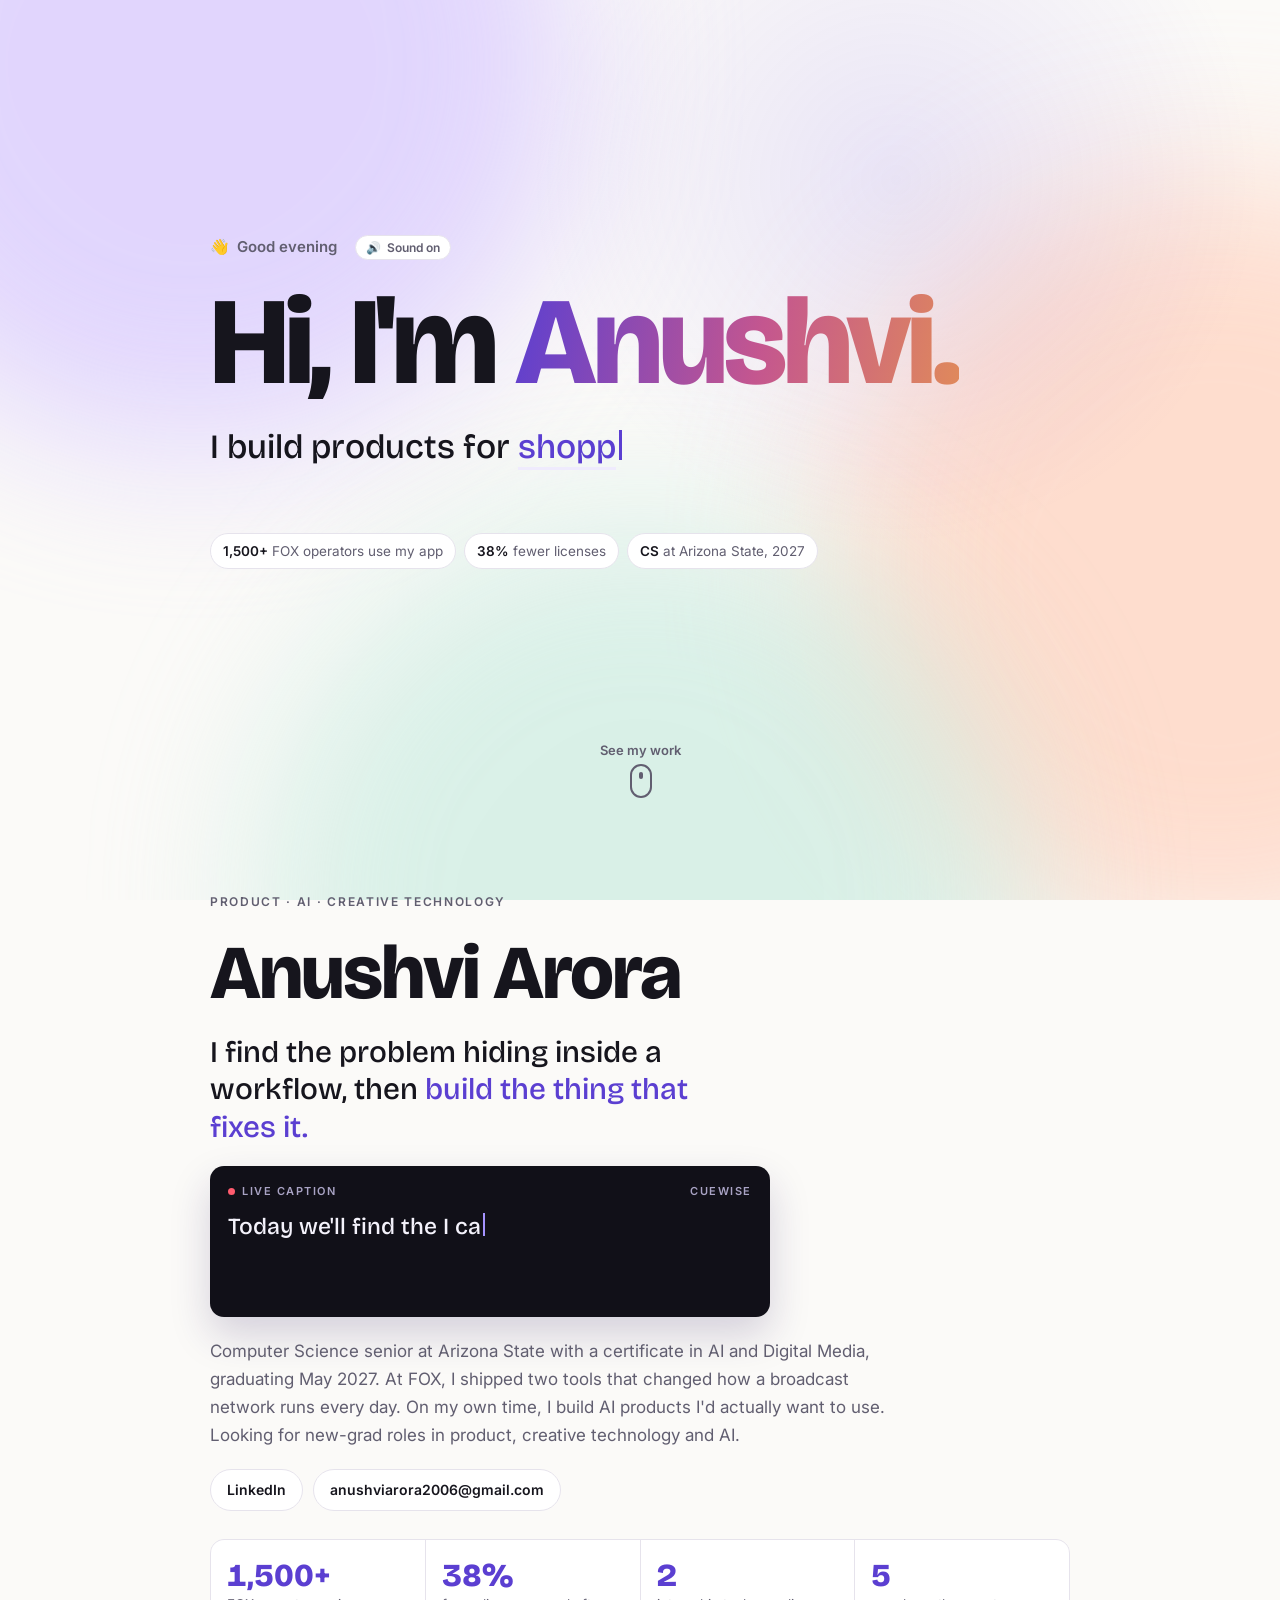
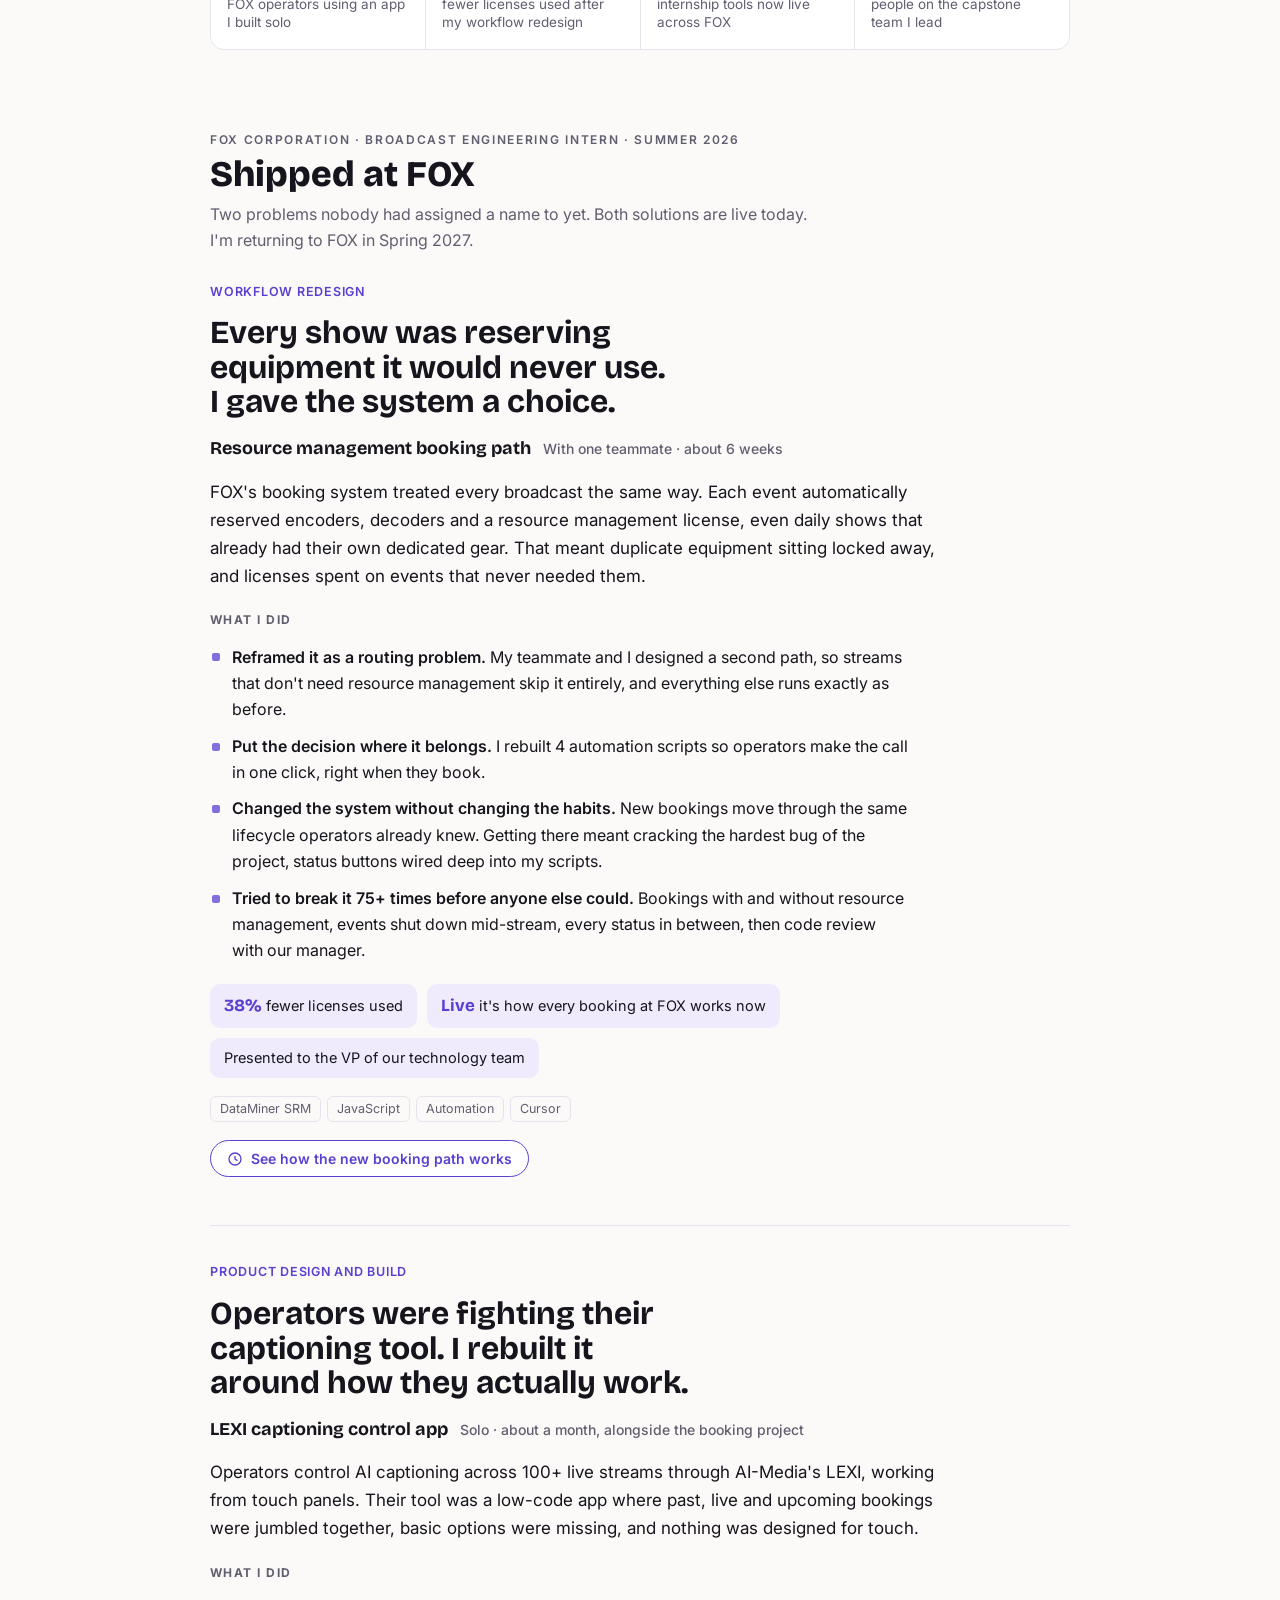
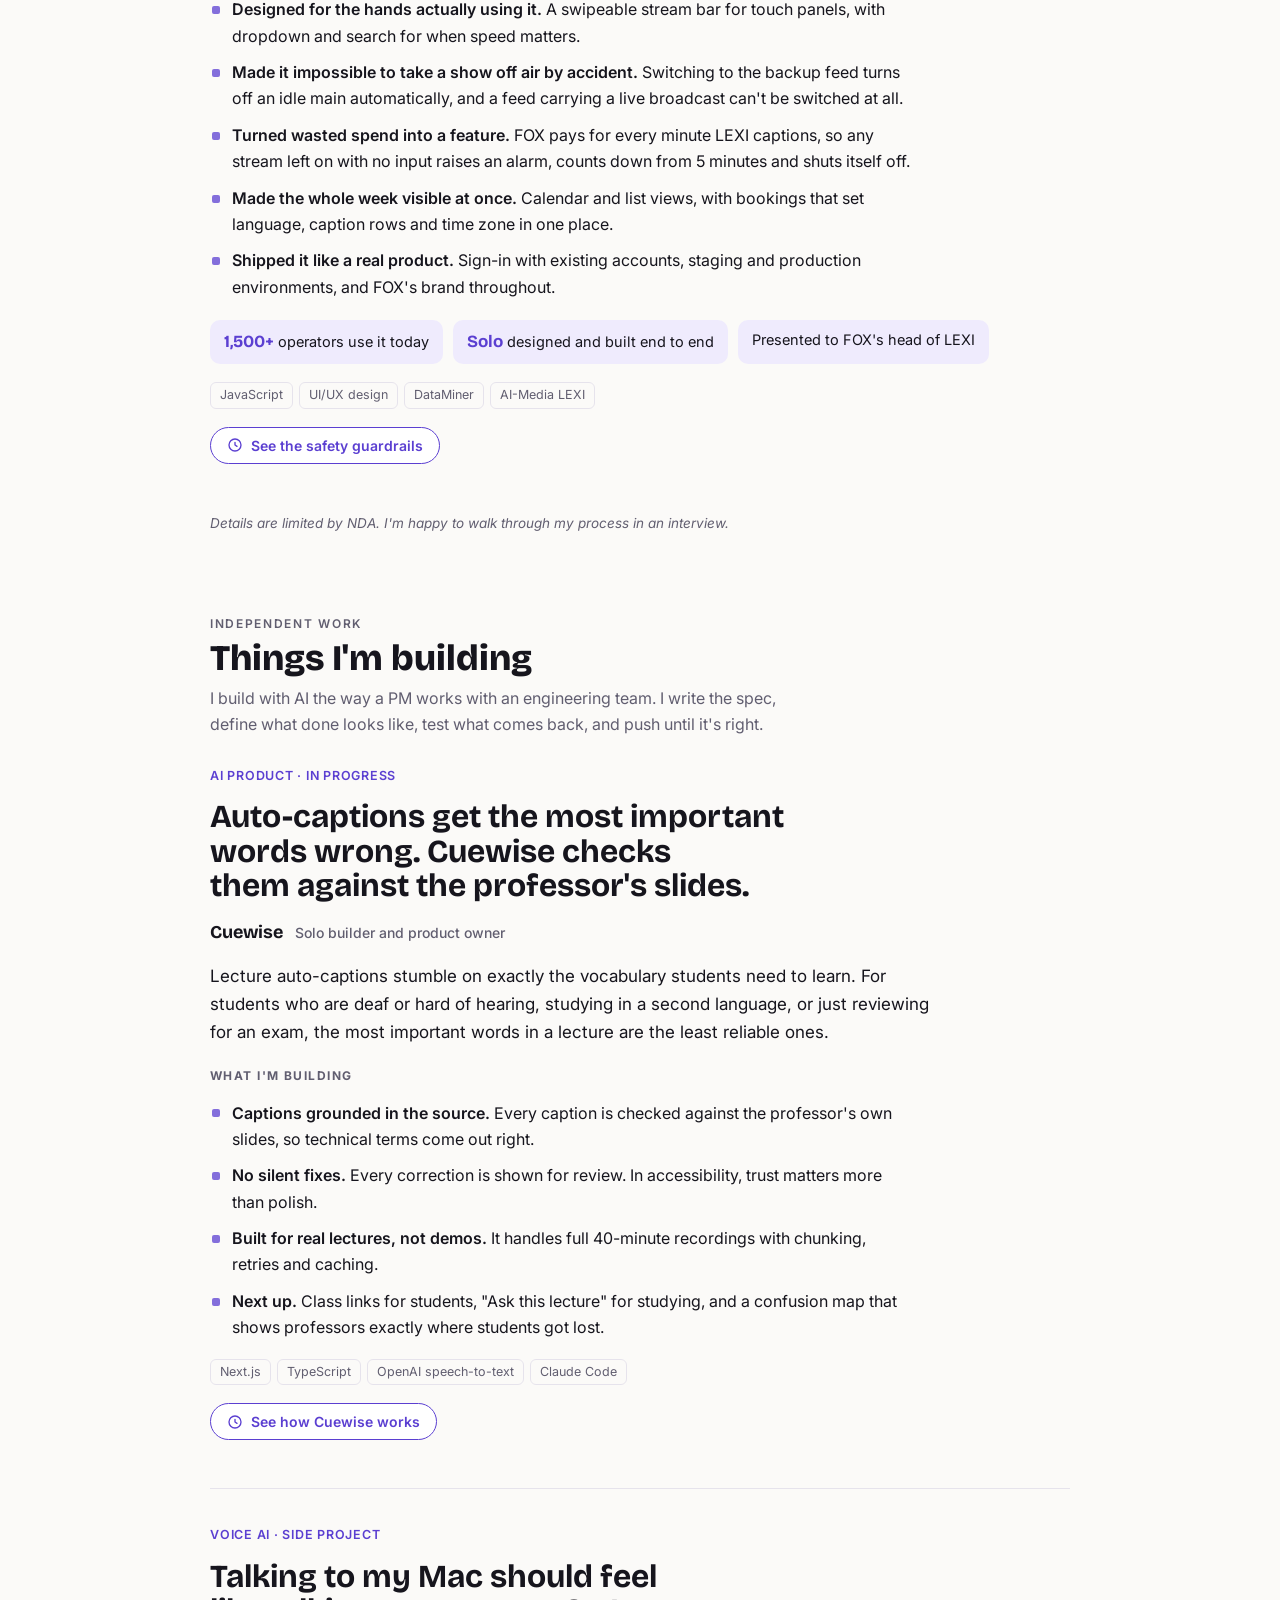
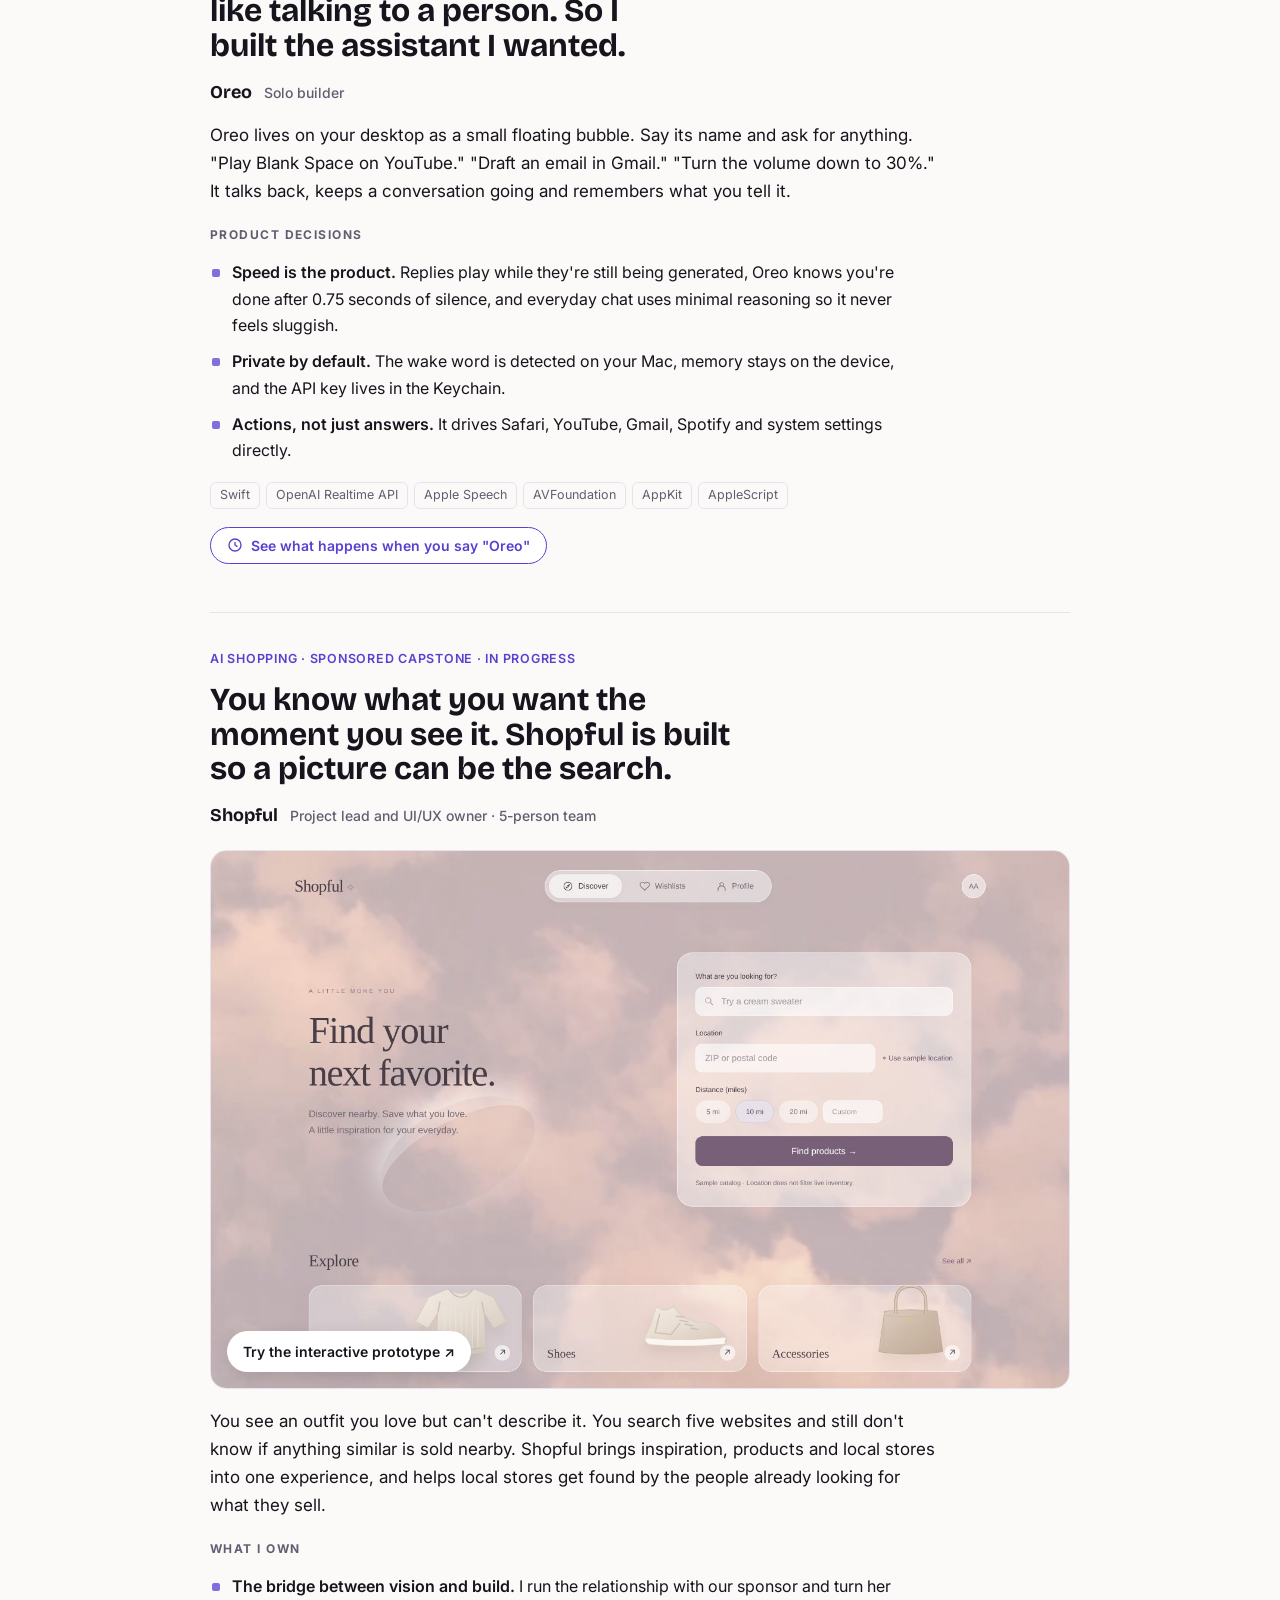
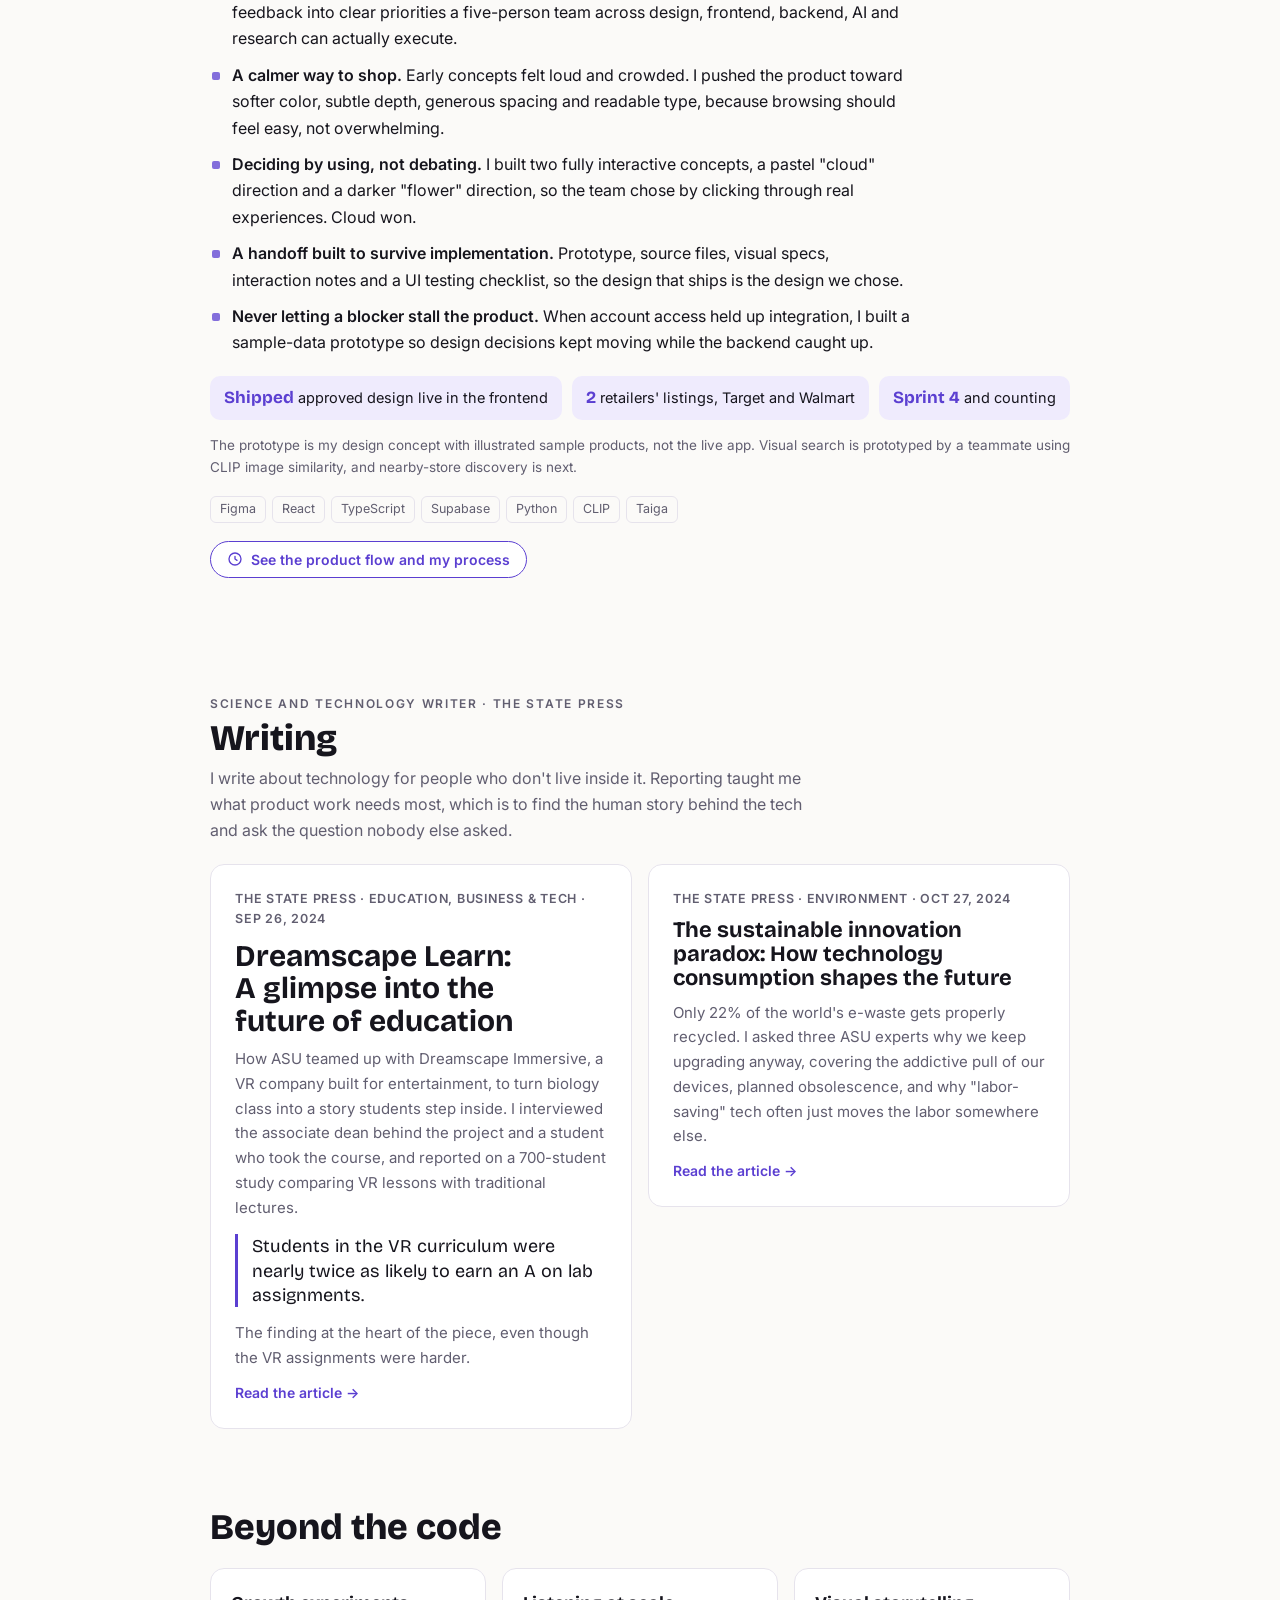
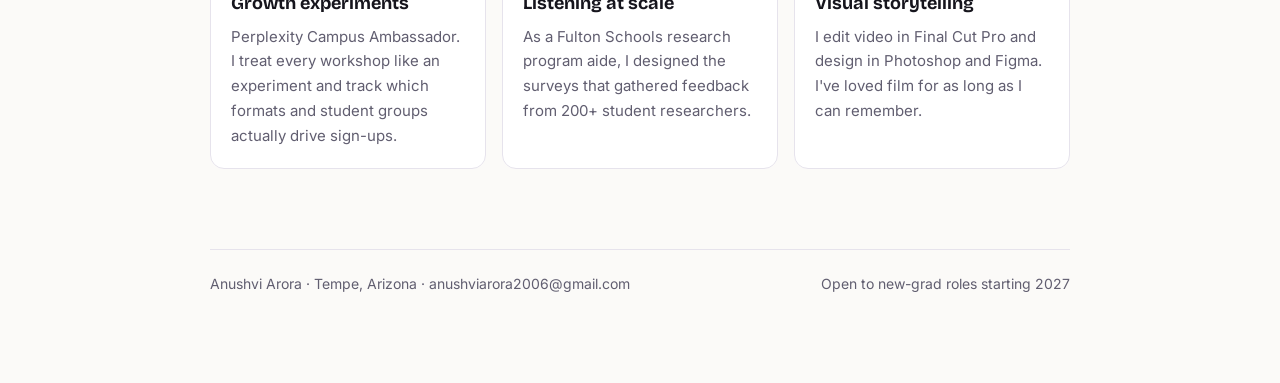
<file: index.html>
<!doctype html>
<html lang="en">
<head>
<meta charset="utf-8">
<meta name="viewport" content="width=device-width, initial-scale=1">
<title>Anushvi Arora</title>
<meta name="description" content="Anushvi Arora builds products at the line between people and technology. Shipped two tools now live across FOX. CS at Arizona State, May 2027.">
<link rel="preconnect" href="https://fonts.googleapis.com">
<link rel="preconnect" href="https://fonts.gstatic.com" crossorigin>
<link href="https://fonts.googleapis.com/css2?family=Bricolage+Grotesque:opsz,wght@12..96,500;12..96,700;12..96,800&family=Inter:wght@400;500;600&display=swap" rel="stylesheet">
<style>
:root{
  --bg:#fbfaf8; --surface:#ffffff; --ink:#16151d; --muted:#615e70; --line:#e6e3ec;
  --accent:#5b3fd1; --accent-soft:#efebfd; --b1:#d8c9ff; --b2:#ffd3c0; --b3:#c4eadd; --glow:rgba(124,98,240,.14); --todo:#b45309; --todo-soft:#fdf1e2;
  --display:"Bricolage Grotesque", "Segoe UI", system-ui, sans-serif;
  --body:"Inter", system-ui, -apple-system, "Segoe UI", sans-serif;
}
@media (prefers-color-scheme: dark){:root{
  --bg:#111018; --surface:#191823; --ink:#ecebf3; --muted:#a19eb3; --line:#2b2938;
  --accent:#a593ff; --accent-soft:#25203f; --b1:#2c2257; --b2:#3a2230; --b3:#173330; --glow:rgba(165,147,255,.10); --todo:#f5b45c; --todo-soft:#33250f; color-scheme:dark}}
*{box-sizing:border-box}
body{margin:0;background:var(--bg);color:var(--ink);font-family:var(--body);font-size:16px;line-height:1.65}
a{color:var(--accent)}
.wrap{max-width:900px;margin:0 auto;padding:64px 20px 88px;display:flex;flex-direction:column;gap:80px}
h1,h2,h3{font-family:var(--display);margin:0;line-height:1.08;text-wrap:balance}
p{margin:0}
.eyebrow{font-size:12px;letter-spacing:.14em;text-transform:uppercase;color:var(--muted);font-weight:600}
header{display:flex;flex-direction:column;gap:20px}
h1,.h1like{font-size:clamp(44px,8.5vw,76px);font-weight:800;letter-spacing:-.025em}
.tagline{font-family:var(--display);font-weight:500;font-size:clamp(22px,3.4vw,30px);line-height:1.25;max-width:26ch}
.tagline em{font-style:normal;color:var(--accent)}
.intro{color:var(--muted);max-width:62ch;font-size:17px}
.links{display:flex;flex-wrap:wrap;gap:10px}
.links a{text-decoration:none;font-weight:600;font-size:14px;padding:8px 16px;border-radius:999px;border:1px solid var(--line);color:var(--ink);background:var(--surface)}
.links a:hover,.links a:focus-visible{border-color:var(--accent);color:var(--accent);outline:none}
.stats{display:grid;grid-template-columns:repeat(4,minmax(0,1fr));gap:1px;background:var(--line);border:1px solid var(--line);border-radius:14px;overflow:hidden;margin-top:8px}
.stats div{background:var(--surface);padding:18px 16px;display:flex;flex-direction:column;gap:2px}
.stats b{font-family:var(--display);font-size:32px;font-weight:800;color:var(--accent);font-variant-numeric:tabular-nums;line-height:1.1}
.stats span{font-size:13.5px;color:var(--muted);line-height:1.35}
@media (max-width:640px){.stats{grid-template-columns:repeat(2,minmax(0,1fr))}}
section{display:flex;flex-direction:column;gap:12px}
.sechead{display:flex;flex-direction:column;gap:6px;margin-bottom:8px}
h2{font-size:clamp(28px,4vw,36px);font-weight:800}
.sechead p{color:var(--muted);max-width:60ch}
.case{display:flex;flex-direction:column;gap:14px;padding:36px 0;border-top:1px solid var(--line)}
.case:first-of-type{border-top:0;padding-top:8px}
.kicker{font-size:12.5px;font-weight:600;color:var(--accent);letter-spacing:.06em;text-transform:uppercase}
.case h3{font-size:clamp(24px,3.4vw,32px);font-weight:700;max-width:28ch}
.name{font-family:var(--display);font-size:18px;font-weight:700}
.name small{font-family:var(--body);font-size:14px;font-weight:500;color:var(--muted);margin-left:8px}
.problem{font-size:17px;max-width:66ch}
.label{font-size:12px;font-weight:700;letter-spacing:.12em;text-transform:uppercase;color:var(--muted);margin-top:6px}
.case ul{margin:0;padding-left:0;list-style:none;display:flex;flex-direction:column;gap:10px;max-width:70ch}
.case li{padding-left:22px;position:relative}
.case li::before{content:"";position:absolute;left:2px;top:.62em;width:8px;height:8px;border-radius:2px;background:var(--accent);opacity:.75}
.case li b{font-weight:600}
.impact{display:flex;flex-wrap:wrap;gap:10px;margin-top:6px}
.impact span{background:var(--accent-soft);color:var(--ink);padding:8px 14px;border-radius:10px;font-size:14.5px}
.impact span b{color:var(--accent);font-family:var(--display);font-size:17px;margin-right:4px}
.stack{display:flex;flex-wrap:wrap;gap:6px;margin-top:4px}
.stack span{font-size:12.5px;padding:2px 9px;border-radius:6px;border:1px solid var(--line);color:var(--muted)}
.nda{font-size:13.5px;color:var(--muted);font-style:italic}
.beyond{display:grid;grid-template-columns:repeat(2,minmax(0,1fr));gap:16px}
@media (max-width:640px){.beyond{grid-template-columns:minmax(0,1fr)}}
.beyond div{background:var(--surface);border:1px solid var(--line);border-radius:14px;padding:20px;display:flex;flex-direction:column;gap:6px}
.beyond b{font-family:var(--display);font-size:18px}
.beyond p{color:var(--muted);font-size:15px}
.todo{background:var(--todo-soft);color:var(--todo);font-weight:600;padding:0 4px;border-radius:4px}
.writing{display:grid;grid-template-columns:repeat(2,minmax(0,1fr));gap:16px;align-items:start}
@media (max-width:720px){.writing{grid-template-columns:minmax(0,1fr)}}
.piece{background:var(--surface);border:1px solid var(--line);border-radius:14px;padding:24px;display:flex;flex-direction:column;gap:10px}
.piece.lead{grid-row:auto}
.piece .src{font-size:12.5px;font-weight:600;letter-spacing:.06em;text-transform:uppercase;color:var(--muted)}
.piece h3{font-size:22px;font-weight:700}
.piece.lead h3{font-size:clamp(24px,3vw,30px)}
.piece p{color:var(--muted);font-size:15px}
.piece blockquote{margin:4px 0;padding-left:14px;border-left:3px solid var(--accent);font-family:var(--display);font-size:18px;line-height:1.35;color:var(--ink)}
.piece .read{font-weight:600;font-size:14px;text-decoration:none;margin-top:auto}
.piece .read:hover{text-decoration:underline}
.beyond{grid-template-columns:repeat(3,minmax(0,1fr))!important}
@media (max-width:720px){.beyond{grid-template-columns:minmax(0,1fr)!important}}
.proto{display:block;position:relative;border-radius:16px;overflow:hidden;border:1px solid var(--line);margin:6px 0 4px;max-width:100%}
.proto img{display:block;width:100%;height:auto;transition:transform .4s}
.proto:hover img,.proto:focus-visible img{transform:scale(1.02)}
.proto span{position:absolute;left:16px;bottom:16px;background:var(--surface);color:var(--ink);font-weight:600;font-size:14px;padding:9px 16px;border-radius:999px;box-shadow:0 6px 20px rgba(0,0,0,.12)}
.proto:focus-visible{outline:2px solid var(--accent);outline-offset:3px}
@media (prefers-reduced-motion:reduce){.proto img{transition:none}}
/* Signature moment: a live caption that corrects itself, the Cuewise idea in miniature */
.cc{max-width:560px;background:#111018;color:#f4f2fb;border-radius:14px;padding:16px 18px 14px;display:flex;flex-direction:column;gap:10px;box-shadow:0 18px 40px rgba(40,24,90,.18)}
.cc-top{display:flex;align-items:center;justify-content:space-between;gap:10px;font-size:11px;letter-spacing:.14em;text-transform:uppercase;color:#a9a3c4;font-weight:600}
.cc-live{display:flex;align-items:center;gap:7px}
.cc-live i{width:7px;height:7px;border-radius:50%;background:#ff5b6e;animation:pulse 1.6s ease-in-out infinite}
@keyframes pulse{50%{opacity:.25}}
.cc-line{font-family:var(--display);font-size:clamp(18px,2.6vw,23px);font-weight:500;line-height:1.35;min-height:2.7em}
.cc-line .w{border-radius:4px;padding:0 3px;margin:0 -3px;transition:background .3s,color .3s}
.cc-line .w.bad{background:rgba(255,91,110,.22);color:#ffb3bd;text-decoration:line-through;text-decoration-color:rgba(255,179,189,.7)}
.cc-line .w.good{background:rgba(165,147,255,.25);color:#d9d1ff}
.cc-line .caret{display:inline-block;width:2px;height:1em;background:#a593ff;vertical-align:-.12em;margin-left:2px;animation:blink 1s steps(1) infinite}
@keyframes blink{50%{opacity:0}}
.cc-note{font-size:12.5px;color:#a9a3c4;min-height:1.4em;transition:opacity .3s}
.cc-note b{color:#c9bfff;font-weight:600}
/* Gentle motion */
.lift{transition:transform .25s ease,box-shadow .25s ease,border-color .25s ease}
.lift:hover{transform:translateY(-3px);box-shadow:0 14px 30px rgba(40,24,90,.08);border-color:var(--accent)}
.reveal{opacity:.001;transform:translateY(18px);transition:opacity .7s ease,transform .7s ease}
.reveal.in{opacity:1;transform:none}
.case li{transition:transform .2s ease}
.case li:hover{transform:translateX(3px)}
@media (prefers-reduced-motion:reduce){.cc-live i,.cc-line .caret{animation:none}.lift,.case li,.reveal{transition:none}.lift:hover,.case li:hover{transform:none}.reveal{opacity:1;transform:none}}
/* Ambient background: slow drifting color fields plus a soft glow that follows the cursor */
.ambient{position:fixed;inset:0;z-index:0;pointer-events:none;overflow:hidden}
.ambient i{position:absolute;width:60vmax;height:60vmax;border-radius:50%;filter:blur(80px);opacity:.75;will-change:transform}
.ambient i:nth-child(1){background:var(--b1);top:-25vmax;left:-15vmax;animation:drift1 38s ease-in-out infinite alternate}
.ambient i:nth-child(2){background:var(--b2);top:20vh;right:-25vmax;animation:drift2 44s ease-in-out infinite alternate}
.ambient i:nth-child(3){background:var(--b3);bottom:-30vmax;left:20vw;animation:drift3 50s ease-in-out infinite alternate;opacity:.6}
.ambient .spot{position:absolute;inset:0;background:radial-gradient(520px circle at var(--mx,70%) var(--my,20%),var(--glow),transparent 70%);transition:background .2s}
@keyframes drift1{to{transform:translate(18vw,22vh) scale(1.12)}}
@keyframes drift2{to{transform:translate(-20vw,-12vh) scale(.92)}}
@keyframes drift3{to{transform:translate(-12vw,-18vh) scale(1.08)}}
.wrap{position:relative;z-index:1}
@media (prefers-reduced-motion:reduce){.ambient i{animation:none}}
/* Click-to-open "how it works" panels */
.how{align-self:flex-start;display:inline-flex;align-items:center;gap:8px;font:600 14px var(--body);color:var(--accent);background:var(--surface);border:1px solid var(--accent);border-radius:999px;padding:9px 16px;cursor:pointer;margin-top:4px;transition:background .2s,color .2s,transform .2s}
.how:hover,.how:focus-visible{background:var(--accent);color:var(--bg);outline:none}
.how svg{width:16px;height:16px}
.stats button{all:unset;box-sizing:border-box;background:var(--surface);padding:18px 16px;display:flex;flex-direction:column;gap:2px;cursor:pointer;position:relative}
.stats button:focus-visible{outline:2px solid var(--accent);outline-offset:-2px}
.stats button::after{content:"Tap to see how";position:absolute;right:12px;top:12px;font-size:10.5px;font-weight:600;letter-spacing:.05em;color:var(--accent);opacity:0;transition:opacity .2s}
.stats button:hover::after,.stats button:focus-visible::after{opacity:1}
dialog.how-modal{border:1px solid var(--line);border-radius:20px;padding:0;width:min(720px,calc(100% - 32px));max-height:88vh;background:var(--surface);color:var(--ink);box-shadow:0 30px 80px rgba(20,10,60,.25)}
dialog.how-modal::backdrop{background:rgba(22,16,40,.42);backdrop-filter:blur(6px)}
dialog.how-modal[open]{animation:pop .28s cubic-bezier(.2,.9,.3,1.2)}
@keyframes pop{from{opacity:0;transform:translateY(14px) scale(.97)}}
.hm-inner{padding:28px 28px 26px;display:flex;flex-direction:column;gap:18px;overflow:auto;max-height:88vh}
.hm-head{display:flex;justify-content:space-between;align-items:flex-start;gap:16px}
.hm-head h3{font-size:clamp(22px,3vw,28px);font-weight:700}
.hm-close{flex:none;width:36px;height:36px;border-radius:50%;border:1px solid var(--line);background:var(--bg);color:var(--ink);font-size:20px;line-height:1;cursor:pointer}
.hm-close:focus-visible{outline:2px solid var(--accent);outline-offset:2px}
.hm-sub{color:var(--muted);max-width:60ch}
.flow{display:flex;flex-direction:column;gap:10px}
.flow-title{font-size:12px;font-weight:700;letter-spacing:.12em;text-transform:uppercase;color:var(--muted)}
.steps{display:flex;flex-wrap:wrap;align-items:stretch;gap:8px}
.step{flex:1 1 120px;min-width:0;background:var(--bg);border:1px solid var(--line);border-radius:12px;padding:10px 12px;font-size:14px;line-height:1.4;position:relative;opacity:0;transform:translateY(8px);animation:stepin .35s ease forwards}
.step b{display:block;font-family:var(--display);font-size:15px;margin-bottom:2px}
.step.hot{border-color:var(--accent);background:var(--accent-soft)}
.step.warn{border-color:#e07a86;background:rgba(224,122,134,.12)}
.arrow{flex:none;align-self:center;color:var(--muted);font-size:18px;opacity:0;animation:stepin .35s ease forwards}
@keyframes stepin{to{opacity:1;transform:none}}
.hm-result{background:var(--accent-soft);border-radius:12px;padding:12px 16px;font-size:15px}
.hm-result b{color:var(--accent)}
@media (max-width:560px){.steps{flex-direction:column;gap:6px}.step{flex:none}.arrow{font-size:0;line-height:1}.arrow::after{content:"\2193";font-size:16px}}
@media (prefers-reduced-motion:reduce){dialog.how-modal[open],.step,.arrow{animation:none;opacity:1;transform:none}}
/* Opening screen: a personal hello before the portfolio */
.hello{position:relative;z-index:1;min-height:92vh;min-height:92svh;display:flex;flex-direction:column;justify-content:center;gap:22px;max-width:900px;margin:0 auto;padding-block:48px 72px;padding-left:max(20px,env(safe-area-inset-left,0px));padding-right:max(20px,env(safe-area-inset-right,0px))}
.hello-inner{display:flex;flex-direction:column;gap:22px;will-change:opacity,transform}
.greet{font-size:15px;font-weight:600;color:var(--muted);display:flex;align-items:center;gap:8px}
.greet .wave{display:inline-block;transform-origin:70% 70%;animation:wave 2.4s ease-in-out 0.6s 2}
@keyframes wave{0%,60%,100%{transform:rotate(0)}10%,30%{transform:rotate(16deg)}20%,40%{transform:rotate(-8deg)}}
.hi{font-family:var(--display);font-weight:800;font-size:clamp(52px,11vw,124px);line-height:.98;letter-spacing:-.035em;margin:0}
.hi .hi-name{background:linear-gradient(100deg,var(--accent),#c4568f 55%,#e08a5a);-webkit-background-clip:text;background-clip:text;color:transparent}
.builds{font-family:var(--display);font-weight:500;font-size:clamp(22px,3.6vw,34px);line-height:1.25;max-width:24ch;min-height:2.5em}
.builds .who{color:var(--accent);border-bottom:3px solid var(--accent-soft)}
.builds .caret{display:inline-block;width:3px;height:.9em;background:var(--accent);vertical-align:-.08em;margin-left:3px;animation:blink 1s steps(1) infinite}
.hello-proof{display:flex;flex-wrap:wrap;gap:8px}
.hello-proof span{font-size:13.5px;padding:6px 12px;border-radius:999px;background:var(--surface);border:1px solid var(--line);color:var(--muted)}
.hello-proof b{color:var(--ink);font-weight:600}
.scroll-cue{position:absolute;left:0;right:0;margin:0 auto;width:max-content;bottom:22px;display:flex;flex-direction:column;align-items:center;gap:6px;font:600 13px var(--body);color:var(--muted);background:none;border:0;cursor:pointer;padding:8px}
.scroll-cue:hover,.scroll-cue:focus-visible{color:var(--accent);outline:none}
.scroll-cue .mouse{width:22px;height:34px;border:2px solid currentColor;border-radius:12px;position:relative}
.scroll-cue .mouse::after{content:"";position:absolute;left:50%;top:6px;width:4px;height:7px;margin-left:-2px;border-radius:2px;background:currentColor;animation:wheel 1.8s ease-in-out infinite}
@keyframes wheel{0%{opacity:0;transform:translateY(-2px)}30%{opacity:1}100%{opacity:0;transform:translateY(10px)}}
.hello .fade{opacity:0;transform:translateY(14px);animation:rise .8s cubic-bezier(.2,.8,.2,1) forwards}
@keyframes rise{to{opacity:1;transform:none}}
@media (prefers-reduced-motion:reduce){.greet .wave,.builds .caret,.scroll-cue .mouse::after{animation:none}.hello .fade{animation:none;opacity:1;transform:none}}
.sound{margin-left:10px;display:inline-flex;align-items:center;gap:6px;font:600 12px var(--body);color:var(--muted);background:var(--surface);border:1px solid var(--line);border-radius:999px;padding:4px 10px;cursor:pointer}
.sound:hover,.sound:focus-visible{color:var(--accent);border-color:var(--accent);outline:none}
.sound[aria-pressed="false"]{opacity:.7}
footer{color:var(--muted);font-size:14px;border-top:1px solid var(--line);padding-top:22px;display:flex;justify-content:space-between;flex-wrap:wrap;gap:8px}
</style>
</head>
<body>
<div class="ambient" aria-hidden="true"><i></i><i></i><i></i><div class="spot"></div></div>
<section class="hello" aria-label="Introduction">
  <div class="hello-inner" id="hello-inner">
    <p class="greet fade" id="greet"><span class="wave" aria-hidden="true">👋</span><span id="greet-text">Hello there</span><button type="button" class="sound" id="sound" aria-pressed="true" title="Typing sounds"><span class="sound-ic" aria-hidden="true">🔊</span><span class="sound-lb">Sound on</span></button></p>
    <h1 class="hi fade" style="animation-delay:.12s">Hi, I'm <span class="hi-name">Anushvi.</span></h1>
    <p class="builds fade" style="animation-delay:.3s">I build products for <span class="who" id="who">students in a lecture hall</span><span class="caret" aria-hidden="true"></span></p>
    <div class="hello-proof fade" style="animation-delay:.5s"><span><b>1,500+</b> FOX operators use my app</span><span><b>38%</b> fewer licenses</span><span><b>CS</b> at Arizona State, 2027</span></div>
  </div>
  <button class="scroll-cue fade" style="animation-delay:.9s" type="button" id="scroll-cue"><span>See my work</span><span class="mouse" aria-hidden="true"></span></button>
</section>
<div class="wrap">

<header>
  <span class="eyebrow">Product · AI · Creative technology</span>
  <h2 class="h1like" id="about">Anushvi Arora</h2>
  <p class="tagline">I find the problem hiding inside a workflow, then <em>build the thing that fixes it.</em></p>
  <div class="cc" aria-label="Example of Cuewise correcting a lecture caption">
    <div class="cc-top"><span class="cc-live"><i></i>Live caption</span><span>Cuewise</span></div>
    <p class="cc-line" id="cc-line">Today we'll find the <span class="w good">eigenvectors</span> of this matrix.</p>
    <p class="cc-note" id="cc-note">Fixed <b>"I can vectors"</b> to match the professor's slide 4</p>
  </div>
  <p class="intro">Computer Science senior at Arizona State with a certificate in AI and Digital Media, graduating May 2027. At FOX, I shipped two tools that changed how a broadcast network runs every day. On my own time, I build AI products I'd actually want to use. Looking for new-grad roles in product, creative technology and AI.</p>
  <div class="links">
    <a href="https://www.linkedin.com/in/anushviarora6" target="_blank" rel="noopener">LinkedIn</a>
    <a href="mailto:anushviarora2006@gmail.com">anushviarora2006@gmail.com</a>
    <!-- Add once Oreo and Cuewise are pushed: <a href="https://github.com/AnushviArora" target="_blank" rel="noopener">GitHub</a> -->
    <!-- Add with a general resume: <a href="resume.pdf" target="_blank" rel="noopener">Resume</a> -->
  </div>
  <div class="stats" aria-label="Highlights">
    <button type="button" data-how="lexi"><b>1,500+</b><span>FOX operators using an app I built solo</span></button>
    <button type="button" data-how="srm"><b>38%</b><span>fewer licenses used after my workflow redesign</span></button>
    <button type="button" data-how="fox"><b>2</b><span>internship tools now live across FOX</span></button>
    <button type="button" data-how="shopful"><b>5</b><span>people on the capstone team I lead</span></button>
  </div>
</header>

<section aria-labelledby="fox">
  <div class="sechead">
    <span class="eyebrow">FOX Corporation · Broadcast Engineering Intern · Summer 2026</span>
    <h2 id="fox">Shipped at FOX</h2>
    <p>Two problems nobody had assigned a name to yet. Both solutions are live today. I'm returning to FOX in Spring 2027.</p>
  </div>

  <article class="case">
    <span class="kicker">Workflow redesign</span>
    <h3>Every show was reserving equipment it would never use. I gave the system a choice.</h3>
    <span class="name">Resource management booking path <small>With one teammate · about 6 weeks</small></span>
    <p class="problem">FOX's booking system treated every broadcast the same way. Each event automatically reserved encoders, decoders and a resource management license, even daily shows that already had their own dedicated gear. That meant duplicate equipment sitting locked away, and licenses spent on events that never needed them.</p>
    <span class="label">What I did</span>
    <ul>
      <li><b>Reframed it as a routing problem.</b> My teammate and I designed a second path, so streams that don't need resource management skip it entirely, and everything else runs exactly as before.</li>
      <li><b>Put the decision where it belongs.</b> I rebuilt 4 automation scripts so operators make the call in one click, right when they book.</li>
      <li><b>Changed the system without changing the habits.</b> New bookings move through the same lifecycle operators already knew. Getting there meant cracking the hardest bug of the project, status buttons wired deep into my scripts.</li>
      <li><b>Tried to break it 75+ times before anyone else could.</b> Bookings with and without resource management, events shut down mid-stream, every status in between, then code review with our manager.</li>
    </ul>
    <div class="impact"><span><b>38%</b>fewer licenses used</span><span><b>Live</b>it's how every booking at FOX works now</span><span>Presented to the VP of our technology team</span></div>
    <div class="stack"><span>DataMiner SRM</span><span>JavaScript</span><span>Automation</span><span>Cursor</span></div>
    <button class="how" type="button" data-how="srm"><svg viewBox="0 0 24 24" fill="none" stroke="currentColor" stroke-width="2" stroke-linecap="round" stroke-linejoin="round" aria-hidden="true"><circle cx="12" cy="12" r="9"/><path d="M12 8v4l3 2"/></svg>See how the new booking path works</button>
  </article>

  <article class="case">
    <span class="kicker">Product design and build</span>
    <h3>Operators were fighting their captioning tool. I rebuilt it around how they actually work.</h3>
    <span class="name">LEXI captioning control app <small>Solo · about a month, alongside the booking project</small></span>
    <p class="problem">Operators control AI captioning across 100+ live streams through AI-Media's LEXI, working from touch panels. Their tool was a low-code app where past, live and upcoming bookings were jumbled together, basic options were missing, and nothing was designed for touch.</p>
    <span class="label">What I did</span>
    <ul>
      <li><b>Designed for the hands actually using it.</b> A swipeable stream bar for touch panels, with dropdown and search for when speed matters.</li>
      <li><b>Made it impossible to take a show off air by accident.</b> Switching to the backup feed turns off an idle main automatically, and a feed carrying a live broadcast can't be switched at all.</li>
      <li><b>Turned wasted spend into a feature.</b> FOX pays for every minute LEXI captions, so any stream left on with no input raises an alarm, counts down from 5 minutes and shuts itself off.</li>
      <li><b>Made the whole week visible at once.</b> Calendar and list views, with bookings that set language, caption rows and time zone in one place.</li>
      <li><b>Shipped it like a real product.</b> Sign-in with existing accounts, staging and production environments, and FOX's brand throughout.</li>
    </ul>
    <div class="impact"><span><b>1,500+</b>operators use it today</span><span><b>Solo</b>designed and built end to end</span><span>Presented to FOX's head of LEXI</span></div>
    <div class="stack"><span>JavaScript</span><span>UI/UX design</span><span>DataMiner</span><span>AI-Media LEXI</span></div>
    <button class="how" type="button" data-how="lexi"><svg viewBox="0 0 24 24" fill="none" stroke="currentColor" stroke-width="2" stroke-linecap="round" stroke-linejoin="round" aria-hidden="true"><circle cx="12" cy="12" r="9"/><path d="M12 8v4l3 2"/></svg>See the safety guardrails</button>
  </article>
  <p class="nda">Details are limited by NDA. I'm happy to walk through my process in an interview.</p>
</section>

<section aria-labelledby="building">
  <div class="sechead">
    <span class="eyebrow">Independent work</span>
    <h2 id="building">Things I'm building</h2>
    <p>I build with AI the way a PM works with an engineering team. I write the spec, define what done looks like, test what comes back, and push until it's right.</p>
  </div>

  <article class="case">
    <span class="kicker">AI product · In progress</span>
    <h3>Auto-captions get the most important words wrong. Cuewise checks them against the professor's slides.</h3>
    <span class="name">Cuewise <small>Solo builder and product owner</small></span>
    <p class="problem">Lecture auto-captions stumble on exactly the vocabulary students need to learn. For students who are deaf or hard of hearing, studying in a second language, or just reviewing for an exam, the most important words in a lecture are the least reliable ones.</p>
    <span class="label">What I'm building</span>
    <ul>
      <li><b>Captions grounded in the source.</b> Every caption is checked against the professor's own slides, so technical terms come out right.</li>
      <li><b>No silent fixes.</b> Every correction is shown for review. In accessibility, trust matters more than polish.</li>
      <li><b>Built for real lectures, not demos.</b> It handles full 40-minute recordings with chunking, retries and caching.</li>
      <li><b>Next up.</b> Class links for students, "Ask this lecture" for studying, and a confusion map that shows professors exactly where students got lost.</li>
    </ul>
    <div class="stack"><span>Next.js</span><span>TypeScript</span><span>OpenAI speech-to-text</span><span>Claude Code</span></div>
    <button class="how" type="button" data-how="cuewise"><svg viewBox="0 0 24 24" fill="none" stroke="currentColor" stroke-width="2" stroke-linecap="round" stroke-linejoin="round" aria-hidden="true"><circle cx="12" cy="12" r="9"/><path d="M12 8v4l3 2"/></svg>See how Cuewise works</button>
  </article>

  <article class="case">
    <span class="kicker">Voice AI · Side project</span>
    <h3>Talking to my Mac should feel like talking to a person. So I built the assistant I wanted.</h3>
    <span class="name">Oreo <small>Solo builder</small></span>
    <p class="problem">Oreo lives on your desktop as a small floating bubble. Say its name and ask for anything. "Play Blank Space on YouTube." "Draft an email in Gmail." "Turn the volume down to 30%." It talks back, keeps a conversation going and remembers what you tell it.</p>
    <span class="label">Product decisions</span>
    <ul>
      <li><b>Speed is the product.</b> Replies play while they're still being generated, Oreo knows you're done after 0.75 seconds of silence, and everyday chat uses minimal reasoning so it never feels sluggish.</li>
      <li><b>Private by default.</b> The wake word is detected on your Mac, memory stays on the device, and the API key lives in the Keychain.</li>
      <li><b>Actions, not just answers.</b> It drives Safari, YouTube, Gmail, Spotify and system settings directly.</li>
    </ul>
    <div class="stack"><span>Swift</span><span>OpenAI Realtime API</span><span>Apple Speech</span><span>AVFoundation</span><span>AppKit</span><span>AppleScript</span></div>
    <button class="how" type="button" data-how="oreo"><svg viewBox="0 0 24 24" fill="none" stroke="currentColor" stroke-width="2" stroke-linecap="round" stroke-linejoin="round" aria-hidden="true"><circle cx="12" cy="12" r="9"/><path d="M12 8v4l3 2"/></svg>See what happens when you say "Oreo"</button>
  </article>

  <article class="case">
    <span class="kicker">AI shopping · Sponsored capstone · In progress</span>
    <h3>You know what you want the moment you see it. Shopful is built so a picture can be the search.</h3>
    <span class="name">Shopful <small>Project lead and UI/UX owner · 5-person team</small></span>
    <a class="proto" href="shopful/index.html" target="_blank" rel="noopener"><img src="assets/shopful-preview.jpg" alt="Shopful's Discover screen, with a search panel over a soft pastel cloud background" width="1440" height="900"><span>Try the interactive prototype ↗</span></a>
    <p class="problem">You see an outfit you love but can't describe it. You search five websites and still don't know if anything similar is sold nearby. Shopful brings inspiration, products and local stores into one experience, and helps local stores get found by the people already looking for what they sell.</p>
    <span class="label">What I own</span>
    <ul>
      <li><b>The bridge between vision and build.</b> I run the relationship with our sponsor and turn her feedback into clear priorities a five-person team across design, frontend, backend, AI and research can actually execute.</li>
      <li><b>A calmer way to shop.</b> Early concepts felt loud and crowded. I pushed the product toward softer color, subtle depth, generous spacing and readable type, because browsing should feel easy, not overwhelming.</li>
      <li><b>Deciding by using, not debating.</b> I built two fully interactive concepts, a pastel "cloud" direction and a darker "flower" direction, so the team chose by clicking through real experiences. Cloud won.</li>
      <li><b>A handoff built to survive implementation.</b> Prototype, source files, visual specs, interaction notes and a UI testing checklist, so the design that ships is the design we chose.</li>
      <li><b>Never letting a blocker stall the product.</b> When account access held up integration, I built a sample-data prototype so design decisions kept moving while the backend caught up.</li>
    </ul>
    <div class="impact"><span><b>Shipped</b>approved design live in the frontend</span><span><b>2</b>retailers' listings, Target and Walmart</span><span><b>Sprint 4</b>and counting</span></div>
    <p class="nda" style="font-style:normal">The prototype is my design concept with illustrated sample products, not the live app. Visual search is prototyped by a teammate using CLIP image similarity, and nearby-store discovery is next.</p>
    <div class="stack"><span>Figma</span><span>React</span><span>TypeScript</span><span>Supabase</span><span>Python</span><span>CLIP</span><span>Taiga</span></div>
    <button class="how" type="button" data-how="shopful"><svg viewBox="0 0 24 24" fill="none" stroke="currentColor" stroke-width="2" stroke-linecap="round" stroke-linejoin="round" aria-hidden="true"><circle cx="12" cy="12" r="9"/><path d="M12 8v4l3 2"/></svg>See the product flow and my process</button>
  </article>
</section>

<section aria-labelledby="writing">
  <div class="sechead">
    <span class="eyebrow">Science and technology writer · The State Press</span>
    <h2 id="writing">Writing</h2>
    <p>I write about technology for people who don't live inside it. Reporting taught me what product work needs most, which is to find the human story behind the tech and ask the question nobody else asked.</p>
  </div>
  <div class="writing">
    <article class="piece lead">
      <span class="src">The State Press · Education, Business &amp; Tech · Sep 26, 2024</span>
      <h3>Dreamscape Learn: A glimpse into the future of education</h3>
      <p>How ASU teamed up with Dreamscape Immersive, a VR company built for entertainment, to turn biology class into a story students step inside. I interviewed the associate dean behind the project and a student who took the course, and reported on a 700-student study comparing VR lessons with traditional lectures.</p>
      <blockquote>Students in the VR curriculum were nearly twice as likely to earn an A on lab assignments.</blockquote>
      <p>The finding at the heart of the piece, even though the VR assignments were harder.</p>
      <a class="read" href="https://www.statepress.com/article/2024/09/dreamscape-learn-asu">Read the article →</a>
    </article>
    <article class="piece">
      <span class="src">The State Press · Environment · Oct 27, 2024</span>
      <h3>The sustainable innovation paradox: How technology consumption shapes the future</h3>
      <p>Only 22% of the world's e-waste gets properly recycled. I asked three ASU experts why we keep upgrading anyway, covering the addictive pull of our devices, planned obsolescence, and why "labor-saving" tech often just moves the labor somewhere else.</p>
      <a class="read" href="https://www.statepress.com/article/2024/10/convenience-technology-environmental-impact">Read the article →</a>
    </article>
  </div>
</section>

<section aria-labelledby="beyond">
  <div class="sechead">
    <h2 id="beyond">Beyond the code</h2>
  </div>
  <div class="beyond">
    <div><b>Growth experiments</b><p>Perplexity Campus Ambassador. I treat every workshop like an experiment and track which formats and student groups actually drive sign-ups.</p></div>
    <div><b>Listening at scale</b><p>As a Fulton Schools research program aide, I designed the surveys that gathered feedback from 200+ student researchers.</p></div>
    <div><b>Visual storytelling</b><p>I edit video in Final Cut Pro and design in Photoshop and Figma. I've loved film for as long as I can remember.</p></div>
  </div>
</section>

<footer><span>Anushvi Arora · Tempe, Arizona · anushviarora2006@gmail.com</span><span>Open to new-grad roles starting 2027</span></footer>
</div>
<script>
(function(){
  var reduce=window.matchMedia&&matchMedia('(prefers-reduced-motion: reduce)').matches;
  var spot=document.querySelector('.ambient .spot');
  if(spot&&!reduce){var raf=0;addEventListener('pointermove',function(e){if(raf)return;raf=requestAnimationFrame(function(){spot.style.setProperty('--mx',e.clientX+'px');spot.style.setProperty('--my',e.clientY+'px');raf=0})},{passive:true})}
  // Hover lift on cards
  document.querySelectorAll('.piece,.beyond>div,.stats>button,.proto,.links a').forEach(function(el){el.classList.add('lift')});
  // Reveal sections that start below the fold
  if(!reduce&&'IntersectionObserver' in window){
    var els=[].slice.call(document.querySelectorAll('.case,.piece,.beyond>div,.sechead'));
    var io=new IntersectionObserver(function(es){es.forEach(function(e){if(e.isIntersecting){e.target.classList.add('in');io.unobserve(e.target)}})},{threshold:.12});
    els.forEach(function(el){if(el.getBoundingClientRect().top>innerHeight*0.9){el.classList.add('reveal');io.observe(el)}});
  }
  // Count the hero stats up once
  if(!reduce){
    document.querySelectorAll('.stats b').forEach(function(b){
      var txt=b.textContent,m=txt.match(/[\d,]+/);if(!m)return;
      var end=parseInt(m[0].replace(/,/g,''),10),pre=txt.slice(0,m.index),post=txt.slice(m.index+m[0].length),t0=null,dur=1400;
      function step(t){if(!t0)t0=t;var k=Math.min(1,(t-t0)/dur),v=Math.round(end*(1-Math.pow(1-k,3)));b.textContent=pre+v.toLocaleString('en-US')+post;if(k<1)requestAnimationFrame(step)}
      requestAnimationFrame(step);
    });
  }
  // The self-correcting caption
  var line=document.getElementById('cc-line'),note=document.getElementById('cc-note');
  if(!line||reduce)return;
  var demos=[
    {a:"Today we'll find the ",bad:"I can vectors",good:"eigenvectors",b:" of this matrix.",src:'slide 4'},
    {a:"Each key goes through a ",bad:"cash function",good:"hash function",b:" before it's stored.",src:'slide 12'},
    {a:"This is why ",bad:"dairy mining",good:"data mining",b:" needs clean inputs.",src:'slide 7'}
  ];
  var i=0;
  function esc(t){return t.replace(/[&<>]/g,function(c){return{'&':'&amp;','<':'&lt;','>':'&gt;'}[c]})}
  function wait(ms){return new Promise(function(r){setTimeout(r,ms)})}
  async function type(text,cls){
    for(var n=1;n<=text.length;n++){render(text.slice(0,n),cls);await wait(34)}
  }
  var parts={a:'',w:'',wc:'',b:''};
  function render(partial,cls){
    if(cls==='a')parts.a=partial;else if(cls==='w')parts.w=partial;else parts.b=partial;
    draw(true);
  }
  function draw(caret){
    line.innerHTML=esc(parts.a)+(parts.w?'<span class="w '+parts.wc+'">'+esc(parts.w)+'</span>':'')+esc(parts.b)+(caret?'<span class="caret"></span>':'');
  }
  async function run(){
    await wait(2600);
    while(true){
      var d=demos[i%demos.length];i++;
      parts={a:'',w:'',wc:'',b:''};note.style.opacity=0;
      await type(d.a,'a');
      parts.wc='';await type(d.bad,'w');
      await type(d.b,'b');
      draw(false);await wait(700);
      parts.wc='bad';draw(false);note.innerHTML='Checking against the professor\u2019s slides\u2026';note.style.opacity=1;
      await wait(1100);
      parts.w=d.good;parts.wc='good';draw(false);
      note.innerHTML='Fixed <b>"'+esc(d.bad)+'"</b> to match the professor\u2019s '+d.src;
      await wait(3200);
    }
  }
  run();
})();
</script>
<dialog class="how-modal" id="how" aria-labelledby="hm-title"><div class="hm-inner"><div class="hm-head"><h3 id="hm-title"></h3><button class="hm-close" type="button" aria-label="Close">×</button></div><div id="hm-body"></div></div></dialog>
<script>
(function(){
var S=function(t,b,c){return '<div class="step'+(c?' '+c:'')+'"><b>'+t+'</b>'+b+'</div>'};
function flow(title,items){var h='<div class="flow"><span class="flow-title">'+title+'</span><div class="steps">',d=0;items.forEach(function(it,k){if(k)h+='<span class="arrow" style="animation-delay:'+(d+=60)+'ms">→</span>';h+=it.replace('class="step','style="animation-delay:'+(d+=60)+'ms" class="step')});return h+'</div></div>'}
var D={
srm:{t:'How the new booking path works',sub:'The old system reserved equipment for every show. My teammate and I gave it a fork in the road.',body:function(){return flow('Before',[S('Operator books a show','Any event, any stream'),S('Resources attach automatically','Encoders, decoders and a license reserved'),S('Duplicate gear','Recurring shows already had their own','warn')])+flow('After',[S('Operator books a show','Now with one new choice'),S('Needs resource management?','Picked right in the booking form','hot'),S('Yes','Same path as before'),S('No','Skips straight to the Booking Manager','hot')])+flow('Same lifecycle either way',[S('In progress','When the show starts'),S('Complete','Auto-extends if nobody presses it'),S('Goodnight','Operator signs off'),S('Archived','Clears after about 12 hours')])+'<div class="hm-result"><b>38% fewer licenses used.</b> Now live and how every booking at FOX works.</div>'}},
lexi:{t:'Safety guardrails in the LEXI app',sub:'Operators work fast on touch panels during live broadcasts. I designed the controls so one wrong tap can\u2019t cause a problem.',body:function(){return flow('Switching to the backup feed',[S('Main feed is idle','Nothing streaming into it'),S('Operator turns on backup','One tap'),S('Main turns off automatically','No double captioning','hot')])+flow('Protecting a live show',[S('Feed is carrying a broadcast','Captions are on air'),S('Switch is locked','Can\u2019t be turned on or off','hot')])+flow('Stopping wasted spend',[S('Stream on, no input','Captioning nothing, still billed'),S('Red alarm','Flags it to the operator','warn'),S('5:00 countdown','Time to step in'),S('Auto shut-off','FOX stops paying for empty minutes','hot')])+'<div class="hm-result"><b>Used by 1,500+ operators.</b> Designed and built solo, with calendar and list views for the whole week.</div>'}},
cuewise:{t:'How Cuewise works',sub:'The idea is simple. The professor\u2019s slides already contain the right words, so use them to check the captions.',body:function(){return flow('From recording to trustworthy captions',[S('Lecture recording','Full 40-minute classes'),S('Split into chunks','With retries and caching'),S('Speech to text','First-pass captions'),S('Check against slides','Technical terms matched','hot'),S('Review queue','Every change shown, nothing silent','hot')])+flow('What I\u2019m building next',[S('Class links','Students join by link'),S('Ask this lecture','Study with the transcript'),S('Confusion map','Shows professors where students got lost','hot')])+'<div class="hm-result"><b>How I build it.</b> I write each feature as a spec, Claude Code builds it, and I test and send back what broke.</div>'}},
oreo:{t:'What happens when you say "Oreo"',sub:'Every step is designed to feel like talking to a person, fast and private.',body:function(){return flow('One request, start to finish',[S('"Oreo"','Wake word detected on your Mac'),S('You talk','Turn ends after 0.75 s of silence'),S('Realtime AI','OpenAI Realtime over WebSockets','hot'),S('It answers','Speaks while the reply streams in'),S('It acts','Safari, YouTube, Gmail, Spotify, volume','hot')])+flow('Private by default',[S('Wake word','Runs locally'),S('Memory','Stays on the device'),S('API key','Locked in the Keychain')])}},
shopful:{t:'Shopful, the product and my process',sub:'I lead the team and own the design. Here\u2019s the experience we\u2019re building and how I moved the design from idea to code.',body:function(){return flow('The shopper\u2019s journey',[S('An idea or a photo','Something you saw and loved'),S('Discover','Search products'),S('Listings','Target and Walmart today'),S('Wishlist','Save what you love'),S('Nearby stores','Coming next','hot')])+flow('How I ran the design',[S('Two directions','Cloud and flower, both clickable'),S('Team picks by using','Cloud wins','hot'),S('Handoff package','Prototype, specs, interaction notes'),S('UI test checklist','So what ships matches what we chose')])+'<div class="hm-result">Visual search with CLIP is a teammate\u2019s prototype, and nearby-store discovery is next.</div>'}}
};
var dlg=document.getElementById('how'),last=null;
function open(k){
  if(k==='fox'){document.getElementById('fox').scrollIntoView({behavior:'smooth',block:'start'});return}
  var d=D[k];if(!d)return;
  document.getElementById('hm-title').textContent=d.t;
  document.getElementById('hm-body').innerHTML='<p class="hm-sub">'+d.sub+'</p>'+d.body();
  document.getElementById('hm-body').style.display='flex';document.getElementById('hm-body').style.flexDirection='column';document.getElementById('hm-body').style.gap='18px';
  last=document.activeElement;
  if(dlg.showModal)dlg.showModal();else dlg.setAttribute('open','');
}
document.querySelectorAll('[data-how]').forEach(function(b){b.addEventListener('click',function(){open(b.getAttribute('data-how'))})});
dlg.querySelector('.hm-close').addEventListener('click',function(){dlg.close()});
dlg.addEventListener('click',function(e){if(e.target===dlg)dlg.close()});
dlg.addEventListener('close',function(){if(last)last.focus()});
})();
</script>
<script>
(function(){
  var reduce=window.matchMedia&&matchMedia('(prefers-reduced-motion: reduce)').matches;
  // Greeting that matches the visitor's time of day
  var h=new Date().getHours(),g=h<5?'Up late? Hello':h<12?'Good morning':h<17?'Good afternoon':'Good evening';
  var gt=document.getElementById('greet-text');if(gt)gt.textContent=g;
  // "I build products for ..." rotates through the people her work is for
  var who=document.getElementById('who');
  var actx=null,soundOn=true,unlocked=false,noise=null;
  try{if(localStorage.getItem('typing-sound')==='off')soundOn=false}catch(e){}
  var sb=document.getElementById('sound');
  function paintSound(){if(!sb)return;sb.setAttribute('aria-pressed',String(soundOn));sb.querySelector('.sound-ic').textContent=soundOn?'\uD83D\uDD0A':'\uD83D\uDD07';sb.querySelector('.sound-lb').textContent=soundOn?'Sound on':'Sound off'}
  paintSound();
  function unlock(){try{actx=actx||new (window.AudioContext||window.webkitAudioContext)();if(actx.state!=='running')actx.resume();if(unlocked)return;loadKeys();var len=Math.floor(actx.sampleRate*0.04);noise=actx.createBuffer(1,len,actx.sampleRate);var d=noise.getChannelData(0);for(var i=0,last=0;i<len;i++){last=last*0.6+(Math.random()*2-1)*0.4;d[i]=last}unlocked=true}catch(e){}}
  ['pointerdown','keydown','touchstart','click'].forEach(function(ev){addEventListener(ev,unlock,{passive:true,capture:true})});window.__cwState=function(){return actx?actx.state:'none'};
  if(sb)sb.addEventListener('click',function(){unlock();soundOn=!soundOn;try{localStorage.setItem('typing-sound',soundOn?'on':'off')}catch(e){}paintSound();if(soundOn)setTimeout(function(){click(false)},30)});
  // Real keystrokes, cut from a recording of soft typing. Each letter plays one of ten
  // keystrokes at random, nudged slightly in pitch and volume so it never sounds looped.
  var KEYS=["UklGRhYTAABXQVZFZm10IBAAAAABAAEAIlYAAESsAAACABAAZGF0YfISAAAAAAIAAwAAAP3/BgAWACkAPAAeAAkA7v8FAFUAbABeAHIAZABhAA8AKQAgAEMANABNAGkAaQAJANX/7f/k/3AAOQAUAE3/av8k/5D/rP+m/0L/Pv+2ANAAJQFRAKj/HwCz/4v/SP9q/6f/zf93AA0A6f9X/2z/K/8kAGAAnf+h/17/dv+t/yIAiwBlAIj/7v69/6n/sQAjAY0AAABHAFgAWgAiAAAAY/95/0f/JP/i/yoAgwBCANP/zf/0/8sA0gCQAPL/W//d//P/lv9z/4gAFAHwACAAzv9L/0//3/6a/2b/XAA+AMr/FgAFANf/Xf9m/1//6f5p/3X/XwBEABAAIAAu/5v+yf5E/0cAkgDQ/yUAfv84/2n/vP98/63/vv/1/2z/PgBRANv/A/+E/9z+av+R/xMATAC4/3b/HwCo/yUApP9q//3/tQDNANj/SP9u/z3/BABKAJ0AAgBvAOYA2QC//yIB6QCaAaMBBgEfATAAHABpAF4AvP85ACgBhgFaAXT+nwG7AbQBCwFuAJUAdv8lAGYAOAE/AZQB/gA/ASsASACh/1v/MQAq/xr/CgHYAcMBIP4a/QABegQCA0QAUP4n/nL+AgAtAVgCWQExAn8B0v5p/EP9Ef59/6r+RP7O/lT/Uf1r/XH/wwGYAcX/JP55/zEBAgRuBKYEJgMDATz/6f0P/SD+m/+wADcAuP0G/lH9ef0Q/hX/DQC9ABwBJAD4/gn/kAB1AAoAnv6s/nz+kP6N/ywA0gDHANIANwBDAIgA0wBUAWb/7f5k/gP+2f3q/U3/uwAqAOX/Ef+H//z+a/8gAJkAdAAZAXIA1AFPALcAmf/U/48AggCCALb/egBCAIj/2/6B/jH9J/7VABYDsgKo/9n+2wDaAQ0B7P/lAEcC3gGp/7kEzgn/BIj4qPDfG1YcHPqPw9vP8BhUOhIgft5vv3zY7AlgLvErlgPa6732vh2QKNz3btgT1AgL6iA3GTL14eIM7L3+cQ9ODqL8b+g/7GUCWhZqEOsAu/i0+sgBeQxHDnr+K+7a8nEDUAwtAWPzRe+3+U4D6QtMBR3+J/ge/OkEpwVnAnr7NPxy+l79WAKFA38IhgSjBTT9J/r9+xABYwhI/pz/S/hHAm7/kgHaAKgEewwIB/sACfL+8NfwxP/UBLgJswdKBMD+w/vZ+d75hfzM/6sDZwHG/MX+pAKQCOUHMQOf/Kj8Ff0sAJcDbgL5Ak/8yPmo98D7QQD+BrwGGQZyAt3/5fvb+uz+gQY8CYcCJv0B++/9ggLgBIoRO/q+8TjU/+y45m/ivgJlKMRVmxnP3dDZo/d0E2v6Te9L9l0XTCNhFCz8nwC1NaY7GxqhveOfeK7/8q4s4RRPGBT+fQnt0erUtu76HnUi/yJUBS/5pO838wkGYAyODqzyZ+Bf54cJWCUkIJsDvukW8EICyA36/2bzIOml6+/vbfnnEVEWbgxP7yvrnP8XBLX8BO159+v9VfeL8FX6XhKhEBn/Eu9j+X4HSQXFAP8BcAQh+xj0Xf6YEm0YHwgv+Er3QwqAEO0NbgZVBQYJcgozBEkC6wekDNAIPgAQ+NT4TvmHAM0AUwQnBXkBz/V17rLxrvrkAuIHmQdlBNv+Tfdt9ST8MwhZDOgDYf5X/Bb+q/8JAn3/9f8aBawEMf6c+uv8XQNwDPAS8AzdAKz22vYx/TICHgVQBMgB3v5S+8f3k/ZH+vX99v/W/7v/cP3u+tr9dgRRBvMAF/pc9wP4oPygAJ0BxP88/4X97/4UATwEigSsAQn+xvsG/iIBNgJV/1D++P+4/xv+Mfzd/rgAKgCM/bv84/vl+0/8Uf3s/i0ADAFtAIv/a/5Q/lX+MP+t/uv9Cv6m/sMAtAG5AtgCKQIKAb7/LQFxAn8D+QKeAhkCDQH3/5n/wv9dADkAQv2G+5/8SgCCAWgADf+I/tX/MwB8ALj+Iv11/JX9UAHaAqMCiwEkAcUAlP+N/oT+S//VAIoADP9Z/b/+kgDrAnMCpwDD/uD/LwHgAAEBcwEzAcEAjgD6AJMBOwKsAhwCFgG7/8v+R/6X/nwAYQHDACz/WP/s/hf+OP/D/qYAKAFPAQ0Ar/5h/3IAEgP4Ah0Buf/e/tr/8P9ZADAABwFaAd0ARwCvAPMC+gKHAaf/Jf6l/HL9A/8lAvEClwDA/rr9Cf++AIcBggMMBNcCTgB7/mD+KABBAZcC9AD+/0T/Gf91/wkAQADh/6T+Bf+P/3//tv8VAGAA+f9x//H/1AGpApACZwFQAE4AVwD9/8H+f/+dAOwAn//K/gj+5/3J/aL9K/7K/t7+ZP/r/ysArf8a/x4AMADn/5v/ov9m/3P+Z/+9AGUCzAG2/3H9QfxS/fX+ZQBiAWoAFP4m/fj9QgAaAQUB5f+T/vj+SwDjANgAdQH4AYYBvf+a/Wz9pv9EAlQCMAHa/03/vv+I/7D/HAClAV0AB/7l/fH+qQBq/07/L/+YAAkAEv9V/qP/dgAZAHH/a/+4/1n+fv3u/Rr/Gf8mABkBBgGFAHwAVQCuAF4BUwEHADD/4/8OAXkDHgNKAqMApQDkAKgAsQDM/8AAk//f/qz+U/8zAG0AcgAmAO7/8P/gAK8BOAFIAbMAiwJwAXEBZ/9Y/3v/Qf83///+k//F/iL/t/51ABkAQwAr/7f+Df9DAGAAfv4a/yv/ewEbAToCs/9jAfcAUQOhAc8ArQBnAXECOwErAJr+H/8yAD4CL//R/R/+M/+vAHT/7v23/On9I/+q/rr+bf6u/zL9/v1N/af+9v5w/5b+RP3l/Nn7/Ptf/NH7b/wU/iv+m/9dADIBugI7AScCYv7qAMwA1wHQAmD/rP4E/qH/8AC5/5n/eQHlAAMASQBXAfACvQVRBQkEtQKaBJoGfQMeATgA8wA4Ayn+4P7F/0z/5wSNAqADhQPSBhUCuwG8+8j6NPxs/xYElQBqAXEJLwmYA7P7H9ZhMZULhhaEC6zn9Npc1Tr2+QG16H/ICvBWGa5T3z8897LVROCDEaz8KenhB09EtEQU7Aqrlp+D1l7vswe2AUAJYB62ImwS0vl2BPoJtB/oGWAJP/iL4mzWm83i2wHxchA+FYYMSQKsEfAV3gNh6pzcZvSkEBUdtBu9CI4CGgG2DkQM3AZCBpQLLBT5Dh8NRA23DMALjAEi93/mCe9D/nUKeQW0BDgItgWZAiL7Q/wh/+QBnAD7AUH+TPL25vXnUvdBBz0YgBi7/t3g0Ncb6jMBvxEZD4cHOP4T+5X39O8E8jMBYhi9Emv8ue5X/IQWlRy+DXzw/Od87+MEtBHlCyb6/e3951vsLfhlAEwE5wKXAxUFr/2A9gH12f10BEEE/gTEBgUKtQOr/Rv9O/+y/XL7nPub/qUEaggeBmX9SfeN+U0COQeGBXsDwgAo/gb5kvb8+Ev7jgJlBpwIygQe/Qn9mvx4/zz84vyw/7ACHwT6AFn8Q/aG9Y34Q/rV+27/qwGIAmsAmf8+AegChAViBv8KvQZ3BO4FwwWEBo4FfQgOCyoJbAG3++D7SwB+BFgHeAat/mH86/3uBAQIwwp5CsgHQwHK/FT91AOEBjEFDwFW/qX9tQAKADr+1vvh/lIDkwXEAX3/Gf9SAR8A1gAw/Yz/YAORBr4Eqf95/PD3a/dC+gj8lP/3AdkEiwEg/k/5u/gFAO8DMAOX/Mr3nvJB8gz4BP+NAu38+vcG9NP2wf2pBCYHWALt+3L5Bfuu/+MC1QTeAUf88/qe/FX+K/2I+iP6rvrz/Cf89/ln+n39MwD8AH3/0f2H+7r92P7DAET/dv2p/Ob+mQAK/6X98/xU/i0AXQEMA04ECwOWAp3+r/2a/sMBtQWWBLoD1QEJAiwCYwLqAcAApQCOAVUCnQDA/98APwRVBl4G3QQMAVH+FP5e/jQAYALHAt0DhALY/rv74vph/a0AWwPDAxUDAwK7AXMBgQKtAy0F6wMqApYAagPSAaP/+fxo/Hj/8AD7BAME+QGjAe4CmAIKAN79Hf+DAqkBfABb/sH/3gHqAjgCbgDr/isAUwH3ALcAWv/O/wQAFQA6/5z+BwBLAokCyQFE/zL/of2V/fD+zwD5AEoA3v3P/A38Kfwh/6wAhwFeADj+A/0o/nf+MP5D/t39Ov4r/mD+rv8O/7z+gf5a/en9+/55Ab0CgwHj/gb9c/7u/mL/qf8aAeEBrwIeAj0ALf8m//D+JQDg/4r/fP/6/7T/c/5T/or+WwBSAJf+0vxQ/dz+5QG3AukCYwD4/rT+lP+2AAsB8QA6AM7/xf8KAFEA8P7J/5sAnADrAOz/7/+l/nL/CwEOAk8BQwFJAJIAEQDJ/rL/KwBhAe3/Vv5Q/VX9hv0m/zgBEAEOAQAAbf/X/8r/VgAGAHsARADp/xf/Bf6y/fv+sgAHAfD/4P/lAG4CCgGA/yj///+DARsCaQHtADcAoQC3AAgApv8G/1//Hv+//vz9DP0J/jkAAQFJ/0T+wf6G/77/uv91ABr/wP4p/1MAegC2/6MA9gDxAJH/Pv/0/hH/K/8kAPIAQgEgAfn/2P45ANgAqABTADQAbwBVANX/pv+qAGYB+AEZAvECYgIiAeYAtf/u/qn/2gEwBH0DbwF7/5v/4gDYAIoBhwBa/7X+7v40/zz/8f+MAB0Ak//V/28AhAGFAh8CKQH2/5P/3P/g/40AMADe/u39Jf5f/iD/iv/Y/vD+bv4v/uL9qv4Q/3L+NP4Y/qn+av5D/34AzQGcAXgBRgF+ALr/IAAKAuYBAQGT/5n+Of5x/Z79Rf99/2z+Uf2f/MT8cP4TAO0AjgBuAKcBMgBp/8b/RgFdAzUElgLR/2v+sv5YAQsCYwGU/3/+Uf5d/5gACgLEAlEC5AFqAKr/0/9FAUUCbwEfAdMAOQDG/2kACwHWAEYB5AAsABD/0v52/4L/ogCdAED/d/3r/X7/vQAeAXkAi//z/h3/+v/8AOMAYQC0/wv/tf5L/90AyQEVAk4BYAA+/zT+Q/6i/50AEADk/kH+1P1n/ln/y/9vAKYB4wFZAQYBdwGaAUkBYgH+AEYAegBcALMAIgHJ/yn/Xf52/n7+av5A/1UAnQAsAEr/H/6m/sb/eADwAPEAPACH/4j+0/6b/9P/XQBPAPn/rP+i/3r/2/8DAPL/Tf/P/rj+8v57/yYAWwDt/2D/E/88/6//NQCWAKoArADs/xQAGwAfAKMABwF2APv/5P8FANr/OACEAEAAc/+O/08AlQCBADsAZwBGAOP/5v9qAMEAnACuAIkAmgBzACsAQABmAFUAbADM/47/i//e/6//4/8+AP3/7f/h/+z/CgABAPD/GgBCADIAQgAsAAoAAwCw/4v/kP8KAK8A/ACDACQA2//P/+f/4//s/+P/kP91/4H/AP/G/j//1P+JADkAzP80/7T+K//Q/0YAHQAWAPX/0v+U/3//y/+z/6H/rP99/8b/2v+r/+T/8P8HAKr/kP+u/wIARQAkANX/sf+Q/8H/6/8AAPz/9P/e/7P/9/8vAFEALQARAPv/8f/+/2wAiwCTAEsACgDN//r/NwBlAHgAXwBYADEA///0/wEAWwCYAHcADACn/4z/xf8pAGwAdgB4AEQAAgANAB4AQgCaAH8AewBZAAoAFwBgAJQAbgBUADEA+/8fACwAQAA7ADcA5v+u/77/EAApAC0AMAAKADUAPQBCAEYATAA0ACsALwAQANv/yf/O/83/w/+j/6z/t/+m/5H/s/+y/5b/eP+S/97/0f/h/wUA+P/H/8r/5P/S/7n/tP/R/8T/pf/D/+v/4f/c/9v/3v+8/9j/5/8xABcA4f+y/9r/6f/e/wgABwAGAO3/7P8GABEAHAArACYAMQAhABgAFwAPAPf/5v/p/+r///8ZABoAFwAcACQAUAA5ACgAJQAXABAAFAASAP7/AgD9//7/BAAMAC0AHgARAPv//f/4//v/9//2//D/7P/x//n//P/5//j//P/z//D/+P8BABYAGAATAAcABwD+//v///8GAAUAAAD2/+j/8f/+/wgABQAAAPz//v8GAPz/9v/7//H/9v/3//v/+/8AABIAEgAJAAYAAgABAPr/AAABAAgABQAAAPb/+f8EAAYA///5//X/9v/5/wAABwAMAAwABQAHAA8ADgADAP//AQAEAAMABgAOAA0ABgAAAAEAAAD8//v/+P/6//z//////wIAAAACAAQABQAJAAoABQACAAMACQACAPn/9P/+/wMAAADy/+T/4f/y/wcABgD6//f///8GAAUAAwADAAkACgABAPz/9//5//7/AwADAAAAAAACAAQAAwAAAPv/+v/9/wAAAwACAAAA//8AAAIAAgAAAP//AAAAAAAAAAAAAAAAAAAAAAEAAAAAAAAAAAAAAAAAAAAAAAAAAAAAAAAAAAAAAAAAAAAAAAAAAAAAAAAAAAAAAAAAAAAAAAAAAAAAAAAAAAAAAAAAAAAAAAAAAAAAAAAAAAAAAA==", "UklGRhYTAABXQVZFZm10IBAAAAABAAEAIlYAAESsAAACABAAZGF0YfISAAAAAAAA/v/8//3/AAD1//n/+P/t//P/BAAAAAIA+P8DAPH/8v8QAPP/6P/e/8L/6P/f/wcANAAnACYAMgAgADQALgAgAPP/6f8NAN7/KAAPAAgA+P8XADEANgDN/0UABwAQAOr/EAAwADsAeABeAHwA8f/h/8D/1v/C/9f/9P8LAAsARwAgAEoA8P/2/5z/wv/T//H/u/+y/5f/0f///wYA///F/7//DQD0/+T/3v8YAND/yf+g/5n/mv/Y/+r/zv+l/5//q/+F/73/qf/n/8P/RwAYAGMAOwAjACcAfwBoADwAEgAlAEIAMgAaAPD/eABcAFYAzP/9/wIACwDe//z/8v/G/zEANwAeAIAALQA1AA0Ah//P/i4ACwJ6A6oDv/s++h38EAG3BJADagGD/Wr9eP8dAdYAIv+A/QL+UwAz//D+h/3t/cAAXwNbBNkDOQEi/3j+Sf5pALUAg/6E/rH9Nv/4/6sBNAK/AREBRwDP/yv/sf7M/gr/CwACAJwAuv+6/1n/EACYAKsAWwHKAG8AEwAEAJsAFwETAawA3P8e/+v+df8AAPcA9wAVAeMA6QBAAKcAzgBiAcAAMgCJ/zX/3f7E/mT+EP5j/nf+Nv/f/9//VQAhAGkAKQCOAHYANgAl/8j+n/7t/vD+2/48/zH/a//5/u3+fv+x/xcAKgC5/5n/e/84/4v/Jv+G/0AAIACu/7H/x/+CAAkBGQEPAQsBagCXAEsA4QBrAIwAXP81/3H/gQDEAJIBSQEFAUoBiwG0AUEBMQFiAR4B3gARABgAnABgAMUAXgHbAOb/Vf/D/9z/rP+7/0X/gv84/9P+S/+M/y4BMgEwAS//5P7A/qf+bP47/dL9o/0a/9cArwGHAisBYQCSAL0AKgBt/+3+AQCv/y4Ae/9qAHwBNwJzA8EBmAD+/jL9x/0j/9oAbwFjADr+RP9EABEBU/9P+yj8VAGMB4cD6PKX8qoEHiUnHWQO0v0t6DPmz+yCAOwJSv5P3D348usIFAIYTgRcE5Ljby1J7QXG3aUg1Cg6izwWGYnbIRRrFy8jnu6E2db1afOsApTvpv1UFjMjGyXKERsOe/2lAALmye5X/DoanDM/J+wRL/S+8DH1XvZ/6yzmTuHm9bj84fza+yT+MgUE+nz3Lfja/iMPeAzFEOIIGwpd/7jvWOe376oRkCPsKc7qbdbKzfTrPSgRLLsxthTn+aT8qfEOBpkVDREnBEHoU96B5v3tPf/V/WAA9PTy9Ez1Y/f0+fX5o/8nARgNswFL/VH5+QXCEBEVrQAsAcf4tvuTAM3+PAOlAdL7Z/1I/xoQ2hJ3GOUSoQmx/JP1APVk/AoKfw6/CI71OOzB7U3tL+t+95nzXgOC99r2uPat/NMOlwtVCdv+XvRG8LDwN/Yz/YcGkBOVCf0HrPuS9Pf0QvZN/R0DOQZS+nLoNOEC938TXhBv/+EFcwBYDkD9RddL6BHuCg6vDFMFZgfH6CYJfenQBRf2+g6KJbcOQQN7/bUCry1aK00V8v3F6E/tmgzxAxEFRvCp6K8JhhGVD0AMqQaKBQYMmQO++YP/5/qDCzoKbwVy/Jn3GfbE89b/UvuvCoj/HvEe7hX12AjbClkHigMaCf0McgHh+/UCnAKfCU77mQRWCRUAFPhU7SHxC/j59WP3YvlA+Pj64vz2DW0OEhaZBJUABfw1/Gf4TfvrALIMFQc08DfqPPQYCfkTVATJAWv9UP9z+vT6p/5LAb4ENwbX/Wz3lfBU/GkEYQneAGf9vvmMASACnAiVC4sF5/lv9V30I/0YCVcNOwioAUj+uwCCA2cBmgLSCjEHkQiQ+Uj1dfTAAPwDGQNm/Fr4rvii9eP1J/p0APoCR/x69HH2mvoZATf8fQAZAGIBZQC/+4v34vvXAngDSgDC+Q36Kftn/Dr/8QOhBfgFHQGu+Gz6o/sKASMAkv21+n3/+P/n/zn8Vf3e/938Gvlt91/6cAHWBP0EivnB9XP4ugFKCOUEv/5YAEYBkwEPADUA5f94BAv/KgHq/TABBQOYAnIDogUOCFUH9QNAA3j/iQGlADYAOgFA/HH9OgDyAsb/zflV9bT5zwDWBkEEtwCJ/vj8zf+EAasIUQRdAdT/bwAnBI0FVgUaBHIFOAQBAmP/mAFeAwkHXQc8BCH9Dfl0/ccDuAY2BggCOACfAJP+uP6KACECxAXzBSoCqf2H/KD/GQYvCvsHHwOB/3793v8TA4UFjgIX/5P8rfw2/Of+SQOFB1YIiQOb/Ib4/fs/A9EH4wdMA9b+tP3W/XL7HfwKABEBw/1B+174pfq5/u8AMwDk/TP6p/hL+E78HwD7ARwC6gCU/y3++f2gAJgDkAJUALv8RP10AEADlgNS/wf8jfk1+wn/mAFLA3YBaP9A/VT90/zD/6D/KP5d/6z+af1E/eb+gwBrAK3+pv+qAK8Aqf+S/yj+Av2L/Db+wP+k/yUBvAGW/+38LP64/6T+R/7TAXwCzALGAR0Atf4q/Yn9pv9HAqMDmgPxAVkAkP2q/dMBJAPoAaT9o/uP+Gz5df5kAzUFTQThAH7/2/16/rMACwNwA2wC1gJ6AT3/2v/XALkARALgApEBDf9s/sf9cwDjAQsBKv4C/K7+tP5v/5z/NP8kAKj/KQHLAMoAJv9j/1D+2gC4ANUAT//G/Qb9Bf1h/+n/YgBe/kX7A/za/Cb/wv7nAJcCYQD4/rL+mAGUAtcCewLEAI392P71AmgEEANb/xX+6fv//Sn/KAN4BHcEyAH1//H9nv6G/xwCxwErAGv8mPsF/rIBGwTQA7UAKABvAO4AUgF0AXUAKwERALEB/AHAAHUArv7AAAEBAQDx/cf/tgARAMkAof9//nf9m/4cAF0Axv/g/sT/PP9dAO3/7AKx/7z+iP24/hz/AP6C/pb/TwAAAWoCuQL9AYsCWwE8AET+3f1uAL0CUQLA/5X+Vv3i/O38Rf2EAXABigFk/k//iP6e/cP8HP9PAR4DcQEd/nX7c/3+/5wB9ACHAND/JP7L/Iv9GAE0BAIGpwaAASL8AvsX/yMBswLZAOEBhP9//YH/pgHy/xgAJwE9AIz+IP5lAYUD1wOZAUn+Jv2h/a7+D//aAC//Mf7L/A/98P3g/+IDXAQIAYr/rf15/CP9Vv9nAR4ClAGKAO/91/3O/jcCAgPDA08Bof43/I39if+yAbABLgHvAJn+fvwa/Vr+XwOjBdYEpAG8/9P+WQDvAcoCUAH3/on+XP8+AHYDFwLMAk8A9/5I/pkAlgGUAnUCxQDp/mn96P35/6UBjgG7AUgBHAHD/0b/kQDOAbUBov+S/YD8Bfx5/V7/RwGPAZn/Yf3t/OP9eP4rAEABMgJgAroAZv73/xYBUQFOAE7/Vf5I/lL/sgCWASgBTAIcALn9/vtM/s4AEgHRAaEBMQAU/fn7nf4kArcDQAI7/879pPwl/SYASwNQBMUCOgHu//T9Pf75AKwDigO1AID+0fw3/er+AQJ7AmEBsP+f/fH8Cf0DAQ0DUwKDADj/qP+s/3UAAgH1/7P/tgCTAGn/vP4a/20AQwBw/t39nP7F/sT+vf6L/1X/Bf8P/2IA/f9j/ij+7P49/7r/ewDIATUCPwFvADX/JP9T/9ABVQPoAl4BrAD2/5j+g/7X/iAAUgDf/1X/7P9lAL0AgQDjAAoBfAAFAP3+FAB0AHgAqAAIAcgB1wBV/3L/bv8a/6b+of5e/4f+wP5lAD4BBAAc/7/+s/3G/MH9OP+hAA4BSQBA//3+r/8zAPgAqAHsAHr/If9x/oT+1f/5AOcB2AHz/+/+Jv4F/lv+Of4X/33/Pf/w/0QACwClAFEBoQG4APwAnAG0AW4BRQGmABEA/f+5/yQA/QBEAagAOv8u/q7+TABYAf4ANgFVAEj/1P4q/4wAngBtALgApwCe/xL/1P/WAGAArwBcAAoAbP+H/jv+P/8oAJwAhwBLACcADv/T/+UA1ADv/9P/7v+6/7n/iACDAMT/jv8n/3L/LgBAAO7/4f+I/2P+3P0b/2oAoQBNAXsAIP9w/vD+z/9lAWwCAAKBAMv+lv4zABIC8gIsAqMAfP8F/+n+aP/SAFkCUgL1/yr+t/0W/mr/IAEqAooB7/9z/+7/kACuAagBIAFuAED/Wf/e/zcBnAF6AVsBUwBR/1r/CQBRACcA4f/o/pL+HP8IALoAzAAKALL+dv69/vL/kgB+AHcAJgC6/+/+Nf+y/0QA2ADaAJf/gP4E/9L/zQDvAMz/vf5B/kv+Tf+r/5T/G/++/mT+Kf77/tb/XACAAI4Aqv82/2z/9P+8/xUALwD//0n/F/+9/1gADQCm/9//GACCAD8A1v+rACwBaQCs/7D/AACk/wsAnQDsAI8A0v9O/4T/d/+Y/y8AAQGEAa8A8f8JAP7/qv+V/7f/8//Y/zz/FP9U/wAARQC8/zb/Nf8O/yT/O/+P/8T/fQDh/3//r/9LAMcAZAAmAJ7/rf9g/zT/rv+DAA0BDgERAO3/AABzAFEAdwBiAPL/Y/81/+j/IwDEABABaQBRAEMA0/8KAMr/xf82ALMATQDF/7v/TQAkABcAtwBCAML/Wv8h/3YAGQElAYEAswDGAJAAdwCFAB0ADwDt/xAAGQAeAKf/eP8MADsANwAjAFkAggBnAFIAIACAALMAwABqAF4AUACo/ygAgAB+AAcAtv/9/4sAqgCpADQA4f97/wcA3/+R/5f/q//C/9n/LgDO/+D+KP+b/7z/yf/u/5r/e/9J/zT/yv5b/0X/Qv/g//8ALwHNAEoA7/9FAL7/g/9k//D/zv+W/73/4P/6/yoAz/+0/+f/JQBIAB8AEwATAEAAYQBnAGEAjABVAOj/LgABAHj/vf85APv/8v/U//z/aABvAAsAFAAeABgAw//R/+7/4v8WANH/AAAdADYAQAAgAMz/y//w/wEAQQAFANn/o/+5/63/uf8bAHEATgDW/8b/uv+z/7v/zv/C/9r/HwAfAPn/4P+a/4D/tf+4/9b/BQACAGX/qv/M/+7/8v/A/6j/pP+x/9r/GgApAL7/uf/3//3/DgDb/9D/5//6/97/2f+L/3z/v/8TAFgAJgADAOX/9/8vAEgA//+3/5L/zf/9/28AwQBqAPf/x/8RAFIANgAWAFsAZgAdAAAAIAAuAEAAaQB2ABEACAATABkAYgCPAJYAewBEAB4AOwBAACwAOgA2AOv/0v/5/wMAGAA4AFIAUAA8AP7/AgAZACoAHwBIAD4A4v+t/wwASQBdAI8AagAPAKn/gP+4//f/KAApABgA9v/c/wEAFAArAEoANwAbABgAQABWADkACADY/47/h/+i//L/AAAgACcACwC5/7T/vv/u/0MAUwAgAOD/pf+y/wAALABVACoA4v+5/6P/qv/y/x8ANgAQAM3/pP+o//P/QQBBAA0Axf+E/4H/l/+3//D/EQDp/6v/l//t/x0AQwAVAPn/4P8VADwAOwAqALz/f/9F/2z/rf8GAA0AFAAFAO3//P/z////AAAPAP7/+f+s/9v/7/9AACoAEwAUABMA3P+//9n/CgAxAC0A7v/g/wcAIwA2AFgAOwD6/7v/xP8sANP/5v+m/y4BTQAFADT+bf8CAFcCmANdAMP8Dfsj/T4BIAGh/9kAEQP5BEoBy/0U+5D9QACfAb0BIQAIAfAA0QE7/zv9E/07/uf/GwBtAR8BWgFa/yH/jv+gAEsB/QCGACn/Z/5s/oP/TwC+AIAA/P8LAOz/OwAUADAARgAvAVgB7QBzANP/GACT/4P/Pv9z/5f/rf+k/6j/p//p/xwASgB2AIIAcgBOAEAAKwBOAHAAcAAkAMz/d/8u/yz/YP+l/9f/8v8lADgAUAAvADoAhgDsANQAmgBfAGEASgALAO//2/+w/4H/d/+6/8b/7v/Z/8r/i/+Z/9//LwBpAFYAVwBcAFEAJgDt/+r/zf/X/97/3v/E/8H/+P8pACEADwD9/yEAOQBLAB0AzP+D/5H/rv+l/63/4/91AJEALwAk/wn/x/9TAGoAxP/a/0gADQGmABIAgv+O/9b/vv/C/6j/3/8TAEcAOgD9/7v/rf/J//z/FAAVAO7/2v/n/yEAUwBRAB8A+f/+/xQAJAAgAAUA0//R/9f/7//0/+T/4//r//f/CgARAAwAFwAfADQAHwATAAQACAACAPz/8P/6//L/9P/w/wMACQAPAAgABgAAAPv//f/9/wAA/f8CAAMAAQACAAUABwAEAAMABgAFAAcA/v8BAAMAAwADAAMAAQAAAP3/AAACAP///v/9//7/AQABAAQAAgAAAPv/+//7//7/AAADAAMAAwAAAAAAAAAAAAAAAQAAAAAA//////7//v//////AAAAAAIAAAAAAP//AAAAAAEAAQAAAAEAAAAAAAAAAAAAAAAAAAAAAAAAAAAAAAAAAAAAAAAAAAAAAAAAAAAAAAAAAAAAAAAAAAAAAAAAAAAAAAAAAAAAAA==", "UklGRhYTAABXQVZFZm10IBAAAAABAAEAIlYAAESsAAACABAAZGF0YfISAAAAAP3//P8AAPz//v8AAP7/+f/y/wcA9//Q/+H/0//v/+7/AQALAPv/EAD2//P/PwAhADYA+v/h/8D/rv8eADIANAA9AEwAWgA4ACsAAQBQAGYABwAQAAgAZwBwAE0A4f+m//3/AAC+/1z/bP+H//D/y/9JACUAyf/R/+T/+P8PAAIA6//r/x8A6v/2/+3/HwDi/9P/bAA4AOn/S/8zACkAz/8MAOv/RP+r/jcA3AHSAsAAJP+T/uj9+P1T/6IBHwLi/4z9U/sd/XwAtwEcAbz/q//t/7sA4QAxAdkASwBXAckBOwGZ/8H+oP93AWoDdgLCANkAZgEBAxgCtwAi/wn+0P0t/vX/LwC5/7P+Wf6T/38BSAOEA+4B+f9G/1P+dv6k/tj+4v7w/jn/Lf/V/mD+8/1x/VT9Jv6e/pX/KQB5AKQACwGEAZwBOAGOAGv/cP8CAOX/wf/c/xQAlgB9AAsBOAFhAJ4AUQBBAcABjgFCAQwBYAF6AbsBaQE2AS8BZAEKAcwAxgBcAH8AlwCvADwAmf9D/4T/bP9v/wP/3v6r/mP+Y/47/vj9+f0R/pj+5P5r/23/8f+BALUAeQCNAMoA2QCcAPn/8v9l/zD/nP97ADgAcwDk/5MAMAAgAUkAxQA0/0H+nv66/vL/pP/u/9L/bQCsAGEAJf9g/oD9vfsB+5v8IP2q/n/+LQQ2BwAIUfua7bLxFAOOGNkRsfB/43TpQwVPEMkT6Q0tDDcNBAmTBPX1Huic5yr0ugReCUsKq/8B++v5EgQrCdYPhxMdEP0EQPnL9BH09Pf49XD8gf6T/9v5i/Xv9kD9CgOYBXYITAmqBZ8FSAGVAtT+RQIFA5UCqP3o+Un8jwObBbwHIwQ4ARsEVggGA9X/8P/dBfP79/0BFokKY/vrq2+7MupUFbwhLQzeFbkAEvJLAZgk00JeO8cGufhx9wQDQQH+52XkoNlh7Wj5jREuGxsZtAfE/YIBR/5c8+niTedi8TYNKQcYBRj2MPMx+pkFpgXw8hffWdwb6z74s/8xAqEERQVABEQFuAndBdwBfP9h/db/9P+t/H71gfqfBdsPkg8MB30DFwGnE48H6B2G/8vzKu6RDrAx/Sp7EnbbS9Rd9On5Ff0tzR/pptpu7WzdVuxsHF41WTNjKYIVTPB67Zf5RxiWIUoslxc+4hHIEMvM+TAPWgx77iLiGuA78qsHTRc6LkAciAxEBTkGRwno+Ov02u8k7zPvnfM7A28FRP+M9MD/gwmjDuUKqAjcBs0FcAf+/QH6J/nA/BUHCgOEBsP05uZN6+P6mhawEOsEWvho/vwEtA65D7QJFwVTAZ8DqAKlBj36SP9aBBMFs/9N/LTzbeyF8qf+VgQ//NP6uf6jBEUFtQQpBooE5gTj/h0D3wKTA8IEjAH2+Mrx/vYE/T8BIQCF/DP5Qffg+P4AuQcpCd8ECAKhAGP/Iv1L+rn2VvPT8dfxgvYk+g/7ZvoE+c355Pnh+c76GvxN/d3/g/9G/oH8qvz8/dX+j/so+Qf4I/mM/Dn++P5T/oL9pABfAwoFOAdjB0cHmwadBY8EqQP4A7ADggNYAvQAjP4E/iX+kf0m/n//hP/R/yH/Cf8p/7YAbgLHAkcCNgDT/Ub9YP88ADEAdv+K/5P/9gA8AVUCsQKrAsoB3gDeAEACHAVEB6MGdQSNA44Eiwa5BzgHwAQpAUkA6wHuA48FcAawBFsB8v54/vf+mwGEBL4FRQTQABL+Ov+KAkgFpwUvBH4An/5g/1ACyQNmBZUE0gKA/3f+yf2p/6YCOgMhAv3/xv8AASQDBgXmAx4C6P5G/bf8W/ye+5j6HvqT+ff58fro/N79tP/MAGQAvP6w/sn/9AC/ASAA9P3E+3X7OfxT/ykBGgFw/l/8b/u0+jX8P/0WANj+6v8n/nD+k/5k/yUBbQDk/lT9Xv2b/nH9xfut+0X9FAD+//v/uv+Y/8oA9QFbBE4CdwCq/in+Xv6A/cn9QP3R/F78nPsO+xz8Cv8kAAYBkACjAdEB/QJWAgUCyAFQAQkCWwE1AYD+kf2s/VT9XvxO+5r8hf1t/wL/hABrAFcASv80/l0BEQLoArQBnAEvAW0B1wDi/uj93fxM/sX/3QD1/wj/7f5i/2MBZgK7AqgCYQPWAyADMgI0Ac/+zP6m/+f+EP+W/o3/DwDnAMb/BP6m/0YAigLUAcgBMwGZAe0ALP/L/w8AMAL7AG8A/f7b/V39mv60//f/DAEWAJr/M//1AKECQQMyAnAAwgDHAQEBcv8BABUAS/9m/fT8lf0Z/mT+mP0s/uv+yP+4ATQBfADv/1b/IQCoAQ0DdAIQAU7/gP+n/8YAwwDH/xT+Qf6u/sr+LP8wABEDHgN1AXn/cf5SALUBVgI6AUz/6v7AAHkCoALmALoAUAFyAdkAmP9R/+b/VAFnATgB4f9SAAcAmwG6Ac8CcgH+/+7/tP/W/+D/vwCP//f/NgBYANz/aQBHAUQCXgL/ABwAogDkAAIBtP8BAO4ADQDX/wD+2/3l/cn+/f1O/S78TPyh/A7+M/7f/fH8m/39/bb+1v82/7f/nQBjAG4Aqf/a/4v+I/9j/5b/RP9e/rz9nv21/qwAuwFbAZkBBwGPAHcAb/8r/5f+Hf44/yv/agFlAfoCzwJlAycDBALrAF8Agv8PACcANQBJ/2wAgv/s/9P/BgJpAuv/mf4t/aj77v1KAXIC4QNCBIcE8vxD8zzofPOTFYwPcPMD3HnhyAjuIeMsWhTtAbnzgfDj82z7NAdmAGz6mfSU+fT/G/3b9hb5PQ0mFeAXE/5jBGH7YQtOEvQhphqP3GfdKuDO+rAITPtI9trxyvpsBy4NlxASBtACmgNjB2MHDgFd/pD8a/6lABf9Tfsi97/69PwKAHcBVAFhAkcEMQTzAvIDNgFN/cb8aPynAqQFpQXWAaT8wfm2+1X/UQIoBYgBXv6z/Z37WfzS/iUD2wWAA8gAW/3j/n8FNQQAALn////DAk783/bS8/r4Sf2mA1kFrQFC/Zb7eQPSB7QBgP4H/Q77i/3u/lsAlfu0+lL/gQSUAzb8KflQ/toBiv8L/iv8Wf3Z/mYBcgC7/nn6n/uW//oANQFv/9QBKwD8Aq4AEwAm/Yj6ZP7xACUAoP8iAkcGZQTU/pP9YgJWAnYBPwI4AEn/u/76/zYCZwL1/yH/mP6dAPH+zgJEAWACVACX/33/v/6e/x0CgwPHAvT71ACKBfIFhgLa/gz+gv1L/e76OfzQ/Wb+pAGFBpT+wfu3+qMBqgcPBBv+pvrtArkHEgnTAUv9f/7p/3wCGABT/mX9TAFRAUr95fwt+2AKTwEe/nv77wJQBLID0QPaAwkFI//8/5UAbgAU/9j8BwBzAJ38ufv//dMAVwFKBI0DfgFHAJz/ggC6/zEAdv8I/4L8z/s6/ocA8/+V97L6pgd8Bh0Gaf2L/uUArgNdBAv8HPat8sj5SwM2BXwD9gFdBOT/Z/o19sD8ZQKLB6oDHv7++5YAHArCCDUAnfcn+BL93AEtAr0EeQXS/u36jPni/Ur+sf2R/S/+Rv9m/wgCWwGZAdb9LP5w/mn8CPs4+h78xv5CArYBDAIxAZwCcANJApMDuAGZ/xX+jfyc/YL/gQIRAeX+tvs2+9v73PvE/d7+/wBwAmkC4QGPAZz/QgBU/v7/GgKxBDAGdwGS/dz6Sv4MAMoBTALS/7D/+/6Z/gf9d/2K/0YBCgFyASsAKQG2AHcAzP79/7QBIgOYBCYDCQCz/jkAJQChAGcBDQOkArUBiv8T/5sAGALRA2YCOwE6ANT/0/9cAA8BBQHBAJr//P5JAOkBagIDAZ7/Zv7P/wYBPAHBALMAbwCjAFAAqP+B/zYAYQEKAcT/yf+h/v/9k/0P/loAlgBUAHj/xv6M/3UARQBv/3n+Gf6h/pr/AQC6ANgAZgDd/nj/d/+x/6oAVgDl/t/9B/ym/Ij9nP6c//j/YQAHAGMAff8lAN4AiQBKAED/z/0g/n/+O/9HADkBtQGKAGv/wv5H/p//4ADDAbkBxgA7/8X+8/6b/7YAlADY/u37Vfuf/TEBJwJYApIAEP+2/VL+SQAnAYYBOACe/2j/gv8TAfkCRgOOARH/G/41/gj/xP+FACMBnQDw/nL+a/4A/y0AQgFWAeEAqAApATkBGwA5AK4ADwB0/yj/Uv/n/2EAywDEAHYAaQBOAPcAxAAAAagBmgHZAZUBbwFxAaAA7gC/AOIASwF9Ac4BjwFyAK3/kv93ABMClQLHAQ4An/4A/rb+Kv+CAJ4AHf/8/SP+Cf+yAMgA2v8J/0P+8/2I/kAAeQGtAbgAQf/b/jb///8iAPb+oP5k/sr9LP5L/8z/v/5z/sD+kf9SAN4AuwA+AHb/IQCZANcARgDS/z0AqgD3/9T/D/+C/5//iP+k/w4AFQBXAMH/k/7+/l8AfwF3AbUAqf/t/lv/8P9xAB0AOwAqAOL/r/9QACkBywD1/0X/iP9eAEkATf9H/0QAkADD//T9b/1U/sv/PgBIAMj/e//6/mL/TQDFAJcBpwFBAfX/KP+o/mT/lgDeAKsAaQDj/+n+V/+P/8b/Ef/m/iz/6P+RALIAxwB4AGYAiADnAN4A7gDyABQBxgCQ/67+Ev8d/9z/8/9+/9H/ev/9/lr/DgB6ACAAv/9X/xz/S/8OAJQB6wFvARsAof/T/o//QwBNAWcBzgBhAFP/bP9K//3/nQB5AK3/zP7O/sT+mv/ZANgAEgBs/8T+BP9UAFQBjwHBACsAvP8RAJUAuwEcAiYBpf8T/yv/sv87AE0AHwB8/0r/sf+kABkBPAG9ANb//f4R/6D/OABoAAABJQFQAbgANf9y/kP/rQBvAd8A/f/4/nf+H/88AE4BtgHWAGMAxf+4/3YA9gBQAFD/t/4l/6v/CADk/zUA8/+b/2f/0f+XAJwAvQB0AN//lv8M/+b+IACkAI8A9v9k/8n+m/4a/wAAQgD+/5H/QP8D/+z+U//m/2IAUwDj/5T/yv8hABAA7//N/53/rf/K/9r/vf/U/xUAWQA0AAsA0P9EAJIA/wDoAIMACgC5/87/y/8EAEUA3/9c/0b/3f8eAA4ALQDx/2v/HP8n/9z/rADPAJoAWQDb/8n/KwC0AKAAZQAXANn/Vf8c/1r/7v9aAIYADQCR/6//BQB5AIQAOQDh/+D/0////w4AVQBZACgA6//n/xMAaAA4ABAAPQBmAFoAz//b/xUAWwBaAAgAuP+d/2n/ov/Z/+z/8P/0/4T/df/r/1QAcwBjAKz/Ov+B/+3/UgBlAEoAOAD8/wYA+P/I/6j/5/+2/47/kv+Y/wkAIgBwAHYAKgAGAPv/AADL/4v/sP/N/73/1f8FAPX/DAAeACIAy/9+/5D/2/8sAHsAhwArAPf/4P8OAE8AoQCyAEkA3f+o/83/7v8XAEIATgBCABwAFgAXAEQASABFADoAHAALAEAASABIAFgAWwBdAHgAbQA8ACIAEQAHAAgA+P/F/+n/5v/t/xgAMgAuAP//yf/c/wkACwD9/+H/3f+y/7P/sf+3/8D/1f/C/7z/0P/Z/+f/2//e/97/yv+1/7L/3P/2/+3/0P+7/47/lP/D/wYACADt/9f/2//p/9j/xv/o/xIALAA1ABAA9v/x/x0AJwBBADkAQwAqAAAA8v//////BwAWAAYA/P/u/wgANAA1AAAA9v/+//T/GgAbAA0AEwAJAPj/+f/m/+H/4v/2//T/DAAaAB4AGgAMABMAJAD8//v/+//0/97/5f/+//3/EgAIABMAJAASABEAAAD7//v/AgAAAAMAFgAWAAQAAAAIABYADAAEAOP/8P/7/w0AFwASAAoA/f/0////+f///wsACgAAAA0ADwAOABgAGwAJAPj/8//2/wQADgAHAP3/+f/w//D/BwAXABEACgD///7/AQAQABsAGwAOAAcA+P/z/+f/7f/u/wAA/P/4//X/8//5//r/8//6//b/+v8AAP7/9f/v//n////6//7/AQAAAPf/8//5/wAA/v8CAAAA///5//v//v/5//P//f///wIA+//8//3///8AAAMAAQAAAAIA+//7/wAAAgAIAAoACAAHAAcACgAKAAoABAACAAEAAgADAAIABAABAP7//f8DAAIABQAAAAEAAQABAAMAAgAIAAYAAwABAAAA/P/+//z/AAD///z//P/+//7/AQADAAEA/v/+////AAD9//z//f/8//z//v/9//z//f/+//////8AAP//AQD///z//v/+//7//v/+////AAAAAAEAAAAAAAAAAAAAAAAA/////////////wAAAAAAAAAAAAAAAAAAAAAAAAAAAAAAAAAAAAAAAAAAAAAAAAAAAAAAAAAAAAAAAAAAAAAAAAAAAAAAAAAAAAAAAAAAAAAAAAAAAAAAAAAAAAAAAAAAAAAAAAAAAAAAAAAAAAAAAAAAAAAAAAAAAAAAAAAAAAAAAA==", "UklGRuoNAABXQVZFZm10IBAAAAABAAEAIlYAAESsAAACABAAZGF0YcYNAAAAAAEA/P/7//b/8/8CAAAAGgAMAAcA+/8DAB0AHQAAAAMA7f8ZAOD/KgAVAEsANQAqAAwARgAoACoA3P/w/00AWQAyAN7/t/+p/6b/3f/7/5f/k//t//n/7P/a//H/PQBfAO//6v+//5v/jf+u/4f/NAD0//z/ZgBOABYACwAtAOj/+//j//X/DgBDACUA8P/O/2T/3/90AFMASQAbABIAMgA6AAAAxf+o/wcAVgBKANb/zP9//6L/2P8EAEYAAADMAAIA0f/A/xQADQDr/w4Aw/+e/3j/nP9NAEYAHAAuAEYAeACm/6r/a/+y/4X/nf+g/+3/VgBmADgA7f/h/y0AEQAkAKr/hv9y//j/5f+r/4b/5/+Y/9D/zv/C/y0ALAAiABUAPwBVAM7/BQA1AK8AJAHMACYAmv8LAKb/HACAABQAjv+R/1r/yf/q/9X/FwBMANMAigCGAG8A6v8PANH/TQARACgAYgD0AGQBhABjAAQAJgC0//H/hP/E/wEA8//H/wAA0//0/4QAyQDSAOf/8v/c//H/4/8F/73/JgDVAFIA8f/r/p7/Qv/zAJAAbgEbAFEASv6y/kr/pP/2ANwAZgEwAJAAc/6G//T+9/4b/wj++P1+/YL/WgHq/2r8HPkH+Jz80AOKCkQKNQefAUcAdv+t/ZP7MfuS+0f+sf9sALcCjwRuBUkFXAUKB4oH0wVOAw0A6PuL+yv+9/6EAVYAr/tS9tj2UvVs+0X78f7S/bn/dP0e/isAQwJKBeMDwQLz/l3/9f4E/nL/lAOTA54A+P7G/i0Aof0HANv+5QITAgAAn/96/Pj+jAKfAnT9BgAl/or+Mw2N5DYcfvUPAx/4JAB8FMb0nwoj1K3wyyuXG0oGDc4ozEE91y75K2MJ89yC4lK+7Qs3LAEw8Bxi72KzIb4L1Ec0JGI6U2s1yNL1Gc3IxNxJu2n49UfgNTPvNNxkAN4B/gMp5RATVxhS5SHU/MCI8XT+tgcJLac0tiSg7WnX2OkQ/KwF9R4BHCoUjvXB4jn6PxGtBGf7IQ5hTVVILQ0O0b7eZQ6bJUH98PP35tvlDOxEDqQd+fo43erSBfT2+0QH+hjSD9XnGMdH0Vv5Axc7HW4Jd/bu6CLvDuyR9b4IoxJeCavz7fkPCoMUZg5cFMAV/w+d/bTvVO73/H8HegR2BXj5WPd47b3yNfLK+hMC9AcE/oLzoelj9yT6IwdMEfoJavT74l/jgfeb/k79uPPJ7P/xQPsTB18Fj//oCpQUTRiPBiz1bPJN/j0TLRm6A3Xm6tlY6NMFvxsiEsT15OMT5q71dQqVFnIY7wwsAsYD8gpREA4Jw/2f9KX4BQXSEL0SyQm8+xT0LvhwB+gTrhRVEbESZxTPEbMNLgt1C0oQJBLhCw0DIQGEBoULSwjp+Sbw2fCP/EkIbQyDBw38//Hp7uTzcf1zBEEF7QE7+GbskOTg6JD7NApWDR8CM/Tk6V3qg/Gb/okHHQrcAeP3AfEr8Jv40QCtBbf/ZfyV+HT6kfu++rj55vae9jT1P/cjASAI0Qis/1v3kPWr+WYCTgQDBK7+0/jU9Bn1MfulAzIItwP9+9H2rPy6AlYKDQr8BjgDHgBm/kT/vQMWCo4HZwKW/UIAhQdmCDUG4gCzABb+l/5m/nH+J/uy+pX77PsW+//6//3XAY4E9ASgAggAIPs5+Qz8wQERAsX/zP64/mL/qv74/oj/EgCDAaEA+QAy/Ev7QwCSBvII6wVNAmUEoAYTB5IDhABpAvwAAAEjAaAB7wHoAN4DrQYkBeQDLwXXCCgIAQOlAB8D1AWCBy0HTAVf/yP8d/y+/jwCkAUeCagGTgT4ALEDVQf2CRAKQwU1Aof/jP/E/R39/Pv8/ZP8QPyL/MkAgwMkACb/+vsp+yH7pP3D/3r9u/ve+7j8SPuk+ff7HgD7Abr78PX88uv3mf62/yP+7/xt/Wf8Pv0DABUCNgEiADv9u/d79EP0WvlRAJQCYgBP/KL5Bvrw+/0ANQN0AUL/Xf3V/mj/qP8dAesC2QKE/+X8Y/2C/qIA4wDl/yj//P03/oD/EwOUBPQEqwJ2AuIDtAchB3YF5wPSA2UC2QKSAfMAOACm/+cAiABPAIf9e/2v/gcAwv4A/4D+0gBEAQ4CbAJTAUr/2vyk/Gz+VAG8Ak4AKf90/YH+Wfyl/Mj8xQBdBM0DHP4q+q35m/yo/hcCSwR8BNIDpwDH/uD+AQGMAxkDgQJ9AUoDPgXUBLMBqv6X/ioCJAcXCfQGmQO5/7/7AvxV/6gDfwTRAWr9YvrX+sH9kwEjBL8C1//q/lT9U/4wAEoCiwJz/5H7gvkd+8L9Wv7e/kX/pP2O+yT6sPpF+6P7z/qA/Bb7pPo1/CYBBwTLAiD/qf0n/Xb+dwCUAXQDoQK+/0P9XPwRAr8GyQcRA48AK/7V/XD8MwAWBacHhAZyAYb+jvxI/zkBiARSBeQDAQKs/43+vfzj/t8AnAIFAdb9v/pT+jz8dP6HADABn/9g/VH8t/wc/Wz+Tv9GAF///fzU/EX/hAF7AbMA3wGCAb0B0wCCAT8BaAF2/4L/pP5w/0L+5f6X/8/+VP5E/g4BzAEyAqMBHALiAKD+dP2O/kUBKgN5AxoCtACY/53/sQBHASIB/v7M/Uz9C/06/Sn/qQAPARYBcAIUAiYBWQD9AWYCMgKjAPv+9/4a/i3/VgJOBdIElQEK/pD9af59AC4C4AIBAwQCJ/+t/Zn9O//RAnED4wLe/rf9iP7rAE8COQMLAvYAdv56/UL+ugCoAxsE7QA2/Xr7L/wb/1ACuwM3Ah3+R/vN+UD7+v1hAP8AHQB//qf8I/z9/aMBlAPwAR7+NPwX/WT/rQCOAcYAEQBS/eD8J/6HAfoDLQRFAx8Azf4S/80AUAInA6UEywN4AFH+fgDSA/4EQgRGAscA2f58/kAAGgMzBEoDBAGX/hH9af13AFUD3QOrAe3+Cf1H/Y/+TgABAq0CwAAQ/vn8ov25/wkCUwJBAIn+f/2h/b/+AAAOAEj/pv1H++j5rvoe/kcAAwGl/2H+/vxB/k7/HwARALn/9f/Q/yL/Zf8HAAAA/v///xj/If/H/60BEQJcAWIAcwC7ALwABwH5ARsCXwJiAbkAgwCxABABZwFeARYBOgCT/53/5v+R/+r/zwDlAFEAdP84/5f/xv8KAFoAdf8+/27/7//n/wkAzP9S/6j/aP+V/zb/2/8aAF3/9v0K/rL+9P6F/or+8P55/4j/zP8F/8n+uP5d/3n/GP8H/xz/cP+0/8T/mf9x/4//7f/h/xwALwAfAJ//8f7P/sD+y/9RAG8AFgBv///+zP4Z/8D/bAAkAbsA0v/T/0kA+ACZASIBvv/k/jf/KwCeAJAAMwCv/xH/Vf6l/jP/YQDXAFYAjv8Y/wD/MQD2AJ0BZwGNAND/Lf+5/+8AzAFPAYIAFf9k/uD+/P9hAY8B/gDk//3+G/9//5UAmAHFAe0Av/8P/0X/5f/7AHsBfQHYAAsAn//A/7wA7AETAvAA9v9v/5L/IgD/ADQBBgE4AIH/Xf+t/3cA5QC9ADIAv/+W/6z/ZQAMAWwBLAF7ACMANQB1ALAAYQD7/7H/Uf8d/0P/mf+3/8n/8v8BAM7/iP+u/zMATwBdAFAAy//b/xkAMgBDAFEA+f+C/1r/dP/M/x8AYgBJAN//if+w/wAAHAALAOb/8/+4/4H/v/84AEMALADu/wAAEQAcADAAYgBVAPf/o//h/wAADQAnAEAAOwAIAML/fP+g//X/NAAjAAIA8//0/+H/wP/j/zwAfQBWACAAEgAIABYAJAA7AAoA7P/i//r/DwA1AEAATwAOALj/jf/c/xUAGADi//n//P/X/77/AAAeAB8AJgAPANL/qv/P/+z/1f+Z/3j/fv+j/6f/x//e/8v/2P+3/8L/1f8BAAkAw/+B/5v/1P8TABYACADx/+P/qv+V/5D/vP///w8AHwAKAN//tv+z/9f/BwAkAB4A9//x//7/9v/j//H/EgAQAAEA8//x//r/BwDs//v/DAAIAAQA+/8LAAQAEQAKABIADwDz/+f/9P/0//b/AAACAAMAAwD1/w4AIgARAAIAEwAXAPr/AAAgAEAAJQArACAADwD///7/DQAaABsACQADABAAGQAaAB8AIQAdABMAGgAcACEAHgAfABAABwD3//T/+v8VABkAHQATAAkA+v/6/wIABwARABMAFQASAAEA7//0/wYADgAPAAcA8//5//f//f8CAAMA/v/4/+n/7f/0//7/BQD6//f/9P/r/+r//v8BAAQA+//z//X/9////wAA/P/9//f/7f/w//D/+P/6//b/+v/3//n/8v/t//b/AAAAAPz/+f/3//P/8f/6/wUABQACAAAAAgD9/wAABwAIAAUA/v/5//v/AAAEAAsABwACAAMAAQABAAAABgAKAAkACAADAAAAAAAHAAwADQALAAMAAAAAAAEAAQABAAMABAABAAEA//8BAAIAAwADAAEAAAAAAAIABAADAAEAAAAAAP//AAD///7////+/wAAAAAAAAAAAAAAAAAAAAAAAP//AAAAAAAAAAAAAAAAAAAAAAAAAAAAAP//AAAAAAAAAAAAAAAAAAAAAAAAAAAAAAAAAAAAAAAAAAAAAAAAAAAAAAAAAAAAAAAAAAAAAAAAAAAAAAAAAAAAAAAAAAAAAAAAAAAAAAAA", "UklGRhYTAABXQVZFZm10IBAAAAABAAEAIlYAAESsAAACABAAZGF0YfISAAAAAAAABQADAAsACAAKAAEA+P/t//X/CgBAACAAGAAAACIAXQB5ABMAzP8JAOX/WQB6ABMAp/+y/2cAfwB1AGAAuP+T/3j/Jf9e/0T/ff9C/y//Vv9y/83/LQHZAAQBRgDW//P/HgAeACMAowCDAN4AnwDb/5X/9f+3/0kAhQBEAHIAx/+2/63/FwC9/87/KACCAPH/4/+v/xsANv/O//3/dgA/AMf/s/+I/43/vf94/3b/ff8K/wj/zP9xAHQAigATAL7/9v8vAMP/h//z/0IARgALADEABADD/yoAIgA+AM//tv9w/2j/WP/Q/9X/tf/q/2AAJwAWAAsAav+3/3YAjwAiAI8APwA/ABoA6wBxACkAOwDT/ywASQCiAGkAWwBe/8L/EgATAGr/Vf8rAFUApAA/ACwA0v+5AI8A3gAlAeX/of8G/2z/IAAdAPz/HgADAEQA5P8fAHsAIQElADT/7/6t/zkAZP+c/6r/DADV/+T/1v/b/wAAkv8IAJ8ARACjADAAEgBfAFsAnQDX/ycAHQCfAH3/rf6u/sD+8v+uADsA6/4N//3+Ov9T/+7/vwBnAIAAYgCDAbAByQHVANMAEAHZACv/X//Q/+QBigNvAj4BnADn/34ATgCWAHgAVP90/pv9+P9r/9T+KP8CAfMBkQDDAIoAZQBr/0r+lP9bAHsAef8Y/wUASgAEAJYAj/8uADL/DQDkAUIBAAI2/1H+Kf3w/kX/zf75/nAABwGoAf0AeAD+/nn8+v1AAY0B/v9e/AT63Pz/ANUK2vyeChvxb/qzBL33z/eQ8X/ttvpb+I4kojLLGMD0Nr+t5AkVbEx+FCa8Dset6CE27y9JGKwRyufV4rzb/BxfK6v8e+/ZBb0fwf51qtuvLtX1F305ozjND+noaN9IA3kAFhPvE2MUfviN85ntlQEL9v7plPylC6Ih8wwC+JrzHvGD+pLzgvXOAPABwA2NBaMK9v9PAtwSOhOuB4TxEOwRA2IR2RmLB47sj+Gk528KNxfyEzUB7fOs9or2BPrO+pIA5wRT+Rj1HvdO/noD6AV1CwEQhgkyBYr9d/7lBNcJwAuXBuD+gv3a+dX5z/sMAmUGIgOm+x3yXvBg8jn68wHCAmf9fPvw+iL/fgMEBXQDmAOUBZcFvABt/FP8xPwM/Z776vgg+dv5Pf6S/9L/bvu4+Xv8EwArA3sEtQOPBZkGSwWTAtkB1gNHBXEEUQOR/5P+1/2C/7/+AAAc/xwAcf7W+4j8a/4PAjoDUgMHA8YB5QFwAjcEKQZyB3IGyAL5AKr9Of4lAvkFPwaGAxH+6fl694z5G/r2+5H+J/8gALQAvABhAHoAYgGaAAYAvP/z/uv9S/z4+tb7jP05/r/+Gv8k/nP6HPkY+U36oPwF/s//hACL/2T8KPrC+1z+wv/1/gH/qv53/tH+HP1t/Mr+VgIcBTIFPAJl/lz8cf1d/rH/WwETAm0AEf4j+8z6b/xv/88BMAN+BPkDSQFo/3AAvAIWBOAEbQUVBU0DxABl/kX9XP04/of/4//V/wT/Gf6o/Jn7z/yo/0gCpQOHAiwBZv/OAJQBgwKaAXMATv+5/Vn+1P5l/7T+aP3H/Qj+yf86AgoEtwTUAq8A1/7T/4kBuwPHBO0EfQORAeYAGgE6AvsClAMhBGMD/QEBAZkBKAI3Au0BRQB2/2z/7f+yAaQCDAGs/lP+ov4OAUwCMwPqArgAlf7q/Q//owHuAd4BIAFaAAIARv4z/RH9HP1Q/WL+v/5c/Xb9Fv6W/7YAYwEtAvoBCgH5/yj/Qf9BAM4A7f+4/vn9Y//M/4wAIgApAHX/wP6z/W7+Rv+4/mz+wf1N/dH9Uf9LAZwB0wAG/+j98P1n/80AjgBGABT+bfyL/Ez+gADXAMP/xP38+6b7AP30/mkA1wAT/07+z/z+/eP/BAE4AmsC6gGCAOn/fwA1AOsAvgFCATMA6v64/tD/SgETAtYBigGZ/1b/df/l/3cAiACfANAAvgEVAl8C+gHfAf0A5v/s/hIAnQDDAPj/lf6P/az8a/6lADsCyAF8///9yv49AEcBBgKrANL/M/8qAEABkwAgAOn/5f/DAAMB5QBvAJ7//f/+/9D/2f84/yT/Y/9P/+L/bwApACgAAv/M/p3/ZAHdAZwBAgGXAPr/XgBCAc4B+gEFAfv+mP4E/5f//gCoADsA/v57/v7+Hf/H/sH/KAD+/3b/5P7P/tb/pwDGAI4AKP+T/oz9kv4xAPH/ov9+/cv9p/2Z/4gBGgKsANv/cv7n/Sn/yAEwAjYAlv3P/aMAOALOAfr/Cf4v/UT+d/9XAd7/P/8O/5L+OP+tAIIBfwGlACIBSQB3/zn+5/7v/jIB2AFWAXL/FP4S/br9YQAxArQB+QBlAQUAnf4tAEsC9AJjA/oBOwDP/0UAoADkAB8BMwGbAeYATQE2AvMAnf/dAC8C4QIyAJj+Zv/1/8AAYQG+AEP9+flH+Uf70v6sAngDWwEx/oj8L/9WAkMEiQO9ADgBLv+kAUMCUQLcAzgFxwU6Asn9pP3C/br+Dv81/qf9XPtR+db5A/pW/dgBMwFNA1AFCwReAQ3+Ivvt+W78Rv/MAUf+Xfrw+nT+EAAKAGUA8P2ZAAAEFAh0BpABOP7B+70AaANmBBL/M/sd+qX6hvwv/0ACWgHe/2H6J/vC/UIB1wLqAaQAg//Z/+r/fQTlB5IE7P7a+1v+df4lApT/gf7o/lUCEAMZAcwAzf14ALEDBQlcCo8HIwRCAdMAaAOtBI4DMQBP/cT6Qugs7T4BJg2NCREOJRZkDwYCffHW5bXSIMzG5BwY1ky1R5YeWQRe6DvTuOCuGHUpfCA89gPbT9LB0uji+fMYBxYWOh+iJH4b9fn9153cNwAVMKlAgxn/9XjU8sXIxg3l8BhvIzQKze/b3vfYy/AyCzkaRxgrEGIS+fdU4inkHgjAG/sMgw2EBJXw+9xd7p0ISxWXC3cGyg2g+MTjl9A/3R3u0Ps4CKwVLB6cEw0JZfriAK/+xf5BBEUDa/6j8/UADhIPFXMBoAKC/MT86RiIGCAZQP9Z5sLkgf1jIB0n2SeHDAoCwexV95/xLQpfLVsz4hPS5Nriq/FPBT4LdwuSBPr2tPKc59vue+wi+WkDjRXfHOQWaAFZ5hHrPAd3F+gLOPvt6APjKOkY9LUEgQSr9yruCfZgAGgENQGP+wr45u2H8bv8hgijCK8CSf8a+4/5hvpVAJ0DDwaJA6X67fLW8MD4gARMDIYQiA14BXb/iPuQ/BoDzAMj/yf6+vWx9Xb1yPgE/fz7ZP1//YH/lftR+836svtJ/Nj7pf5K/Vz7Uf9QBXAHSgOD+in3EPgd+1L9PP4jA44FXgSbALz/Qf90/W38Gv+yAzsIoAfZBYwFswc9BrIF3AROBmoJ0ArXCH0HtgKx/ob7GP7IAhgESQZVBnUDmQJLAbAASv5rAwIIhgz2C4MHFwUDBCIG5wZ/BjcDnwDV+2L6H/kd+tz6MfhC+0H9XP/V/V/78fp4+1r9mQGkAUz+vvyc/PL86f7qAN4BFgDK/rP8tvyi+Cz4S/n2/UX++Pz9+6z6Wvw3/0MDYAboBvYCMf98/H/+5wQFByQF0QG8/nj8Mf1S/R0A0gIYBD8F0QLOAccASv9s/nH+Gf4T/gz+I/+7AeoEOge6BDkAAwDqAS4FyAejBWwA2fob9uD2IPyfAHwAkv3w+Rb4dfah+Pn8WwAzA90DLQJW/pL6zvs3/vwBBgQPAj7/Pvwy+pT6vv7XAUwBGP+1+7z5nflW+hT+i/5eAOABywQlBVYDxAGwACEC2APkBUcEwwILAfT/Bf+W/w8AiALlANr+sf4vAKEBawJvAF//Of6A/pUATQFJA/ECJAIvAQQD3QQpB/kE2AIdAZwBrQPRBOsFiQQiAuj9ivxS/Xn+av5v/rL9yfsW+pT6sPvo/rwBEAO8AYAAAQAsAIMA6gHUAkwEmwKoAKn+C/6H/jf+y/1O/mX+UPxh+pX5ofvY/S3/ggC2AcMCOANbAo4BYQEmAPL/T/+w/h7+rvvN+KP5gfvG/j8AIgEPAWoBhQEDAdgA/AHyARsC3QIqAWP/3P8/ACYBewEFBLcFwQVoAqX/wf4gAI4DdQX9BQ4FWgTeA5sCdwGMAekBkwPfA9MClgCx/oX9df2d/mwBzwJkATUAj//3/x8BtwB//6L+Vf7m/vH/5P8O/s/7avtV/I39L//2/8b+8fxl/MX8S/7+/6L/Z/7c/KT7RvwJ/q39ovsE+in5r/oj/Qj/nf6g/cL8rPzr/VMApgH6AE3/Pv7g/7EBLQKtAOz9Cv0U/rr/lABiAJX/W/8p/+f/jABjAS8BMgHBACICFgQsBJgC7P9J/sj9Xf4RAPoAzADJ/zr+pfyu/DP+bwFlAvQAzv5V/iz+X/9ZADABmQBDAOH9Nf0L/Zr9w/64/8T/7f5x/t/9of6hACYC7wIOAub/kf5Y/t3+rP+9AJsAmAAgAIT/av+K/1cAvQBSAScBQgFjAIYAqABvAdoBsQH/ADwB8wGmAuEDqQUoBfwBBf8O/sr+NwHCA04FggS1AWH+av1K/5oCwgWlBigFAwJvAKUAkwBOAdICHQRdA2ECagFJAasAKQAIAMMA3QCvAdsB0ADl/c/8//zw/h4AQwBlAJkATP/n/jr/Ov7y/E3+jgBvAjkBX/75+0T7evxp/20C5QOOAiH/vfto+vD7qP/dAhMD+gAL/kH7Vvqz+1v/kgIdAmYAo/5G/Tr8k/27/wACogMxAyECpf9b/tT+KgA+Ae4BdgCH/mn9t/1Y/6cAowAAAEr/bf/b/9QA+AAlAIP/Zf8cAI4BdQIFAm8AUf7q/Bz9Cf9mAV8CPAIOAZD/Lv5s/nH/6QAQAVkAGP8D/jr90f1U/y8BlwGyALn/t/4O/tr+4f/BAPUAygBPAO3/l//M/iv+Hf5X/pn/UgBLAB//2P1m/az9xv0y/ykAtQBuAJz/Bv+7/m7/WAAkASIBUwH9ACIAEQACAJoAmgCGAHsATgD//17/cv91ADYBYAFlAewA/QDzABYBDwFdAYUBOgGhACkARQAnAVgBGQE7AcoA+P9Y/3L/6v9qAGsAUgBTAAgA4/9m/3X/1f+VAOoA0ABlAOr/zP+r/3D/ff+S/4j/AQBqANQA1ACHAJ3/BP/s/nj/LgA2ARIBaQBR/+j+H/+T/4sAbQHwABUAWP++/t/+xP/GABYBIAGWAAUA7P+w/8T/nP+H/5L/v/8PAN7/n/+M/4P/U/96/5n/if+V/07/ef+Y/9L/1P+8/2j/OP8m/6H/+v9gADgAvP86/2D/rP+7/7j/1f/T/4j/SP9z/wAANgD9/9z/yP/V/+D/7f88AA4A2P+n/9j/6P9AAJsAzwDrAOYAfQAxAN7/AQAxAJgAagBNABAA9//s/+j/+P8xADgAFwA9AEsAOQAOAOn/u/+N/8j/NgCfAKEAUQDY/5r/Y//U/xcAMwDs/7T/p/+V/7X/EABMAGsAUAA7APL/zf/C/xwANQBEAGkAWAA2ABMACAAaAD0AQgA8AEAAUQAHAO7///8aAEAASAAiAAoAMwByAHAAOgAeAPD/FQAZADAAQwASAN7/p//J/93/CgAgAAwA5f/v/9T/EgAtAE8APAAPALH/pP/Y//v/BgDw/7L/XP9f/6j/8/8DACoAEQDi/8z/1P/d/+T/8P8AAOH/zP/Q/9z/9f8QAB0AEgD5/9///P8aAEEADAD///n/AwD//xYADwAwAEMAKwAKAOT/4v8BABIAFgAFABAA+//r/+T/+f8FABYAIwD1//P/+v8LAAgABwD4/wMA6v/1/wQAEQAkAAIA/f/2//P///8eABYAFAADAPv/9P/s//P/6//i/+X/7P/j/9v/1//v/wkAFAAXAPr/8f/q/9z/5/8AAAAA///0//b/9//y/+z/6f/p//D/8f/7/+f/7f8BAAQA+v/4/wMADwATAAgABQD8/+r/7P/m//b/9v8FAP//8f/u/+f/6v/0/w4AHgARAAAA7f/s//b/BQANAA4ACAD9//D/9P/w/wQADAANAAkABAAHAAgADAAKAAoADQAPABAADAAPABAAFAAbABEAEAAJAAQABQAGAAAABQAHAAgAAQADAAIAAAADAAIAAAAAAAQABgAGAAUAAgAIAAsACQAFAAAAAAAAAAAAAAD//wEAAQABAP3/+//7//n/+f/5//j/9//6/wAA/v/9//f/+f/8//////8AAP7/+//6//v//////wAAAAAAAP///v////7////+/////f/9//7//v8AAAAAAAAAAP///////wAAAAABAAAAAAAAAAAAAAABAAEAAQABAAAAAAAAAAAAAAAAAAAAAAAAAAAAAAABAAAAAAAAAAAAAAAAAAAAAAAAAAAAAAAAAAAAAAAAAAAAAAAAAAAAAAAAAAAAAAAAAAAAAAAAAAAAAAAAAAAAAAAAAAAAAAAAAA==", "UklGRhYTAABXQVZFZm10IBAAAAABAAEAIlYAAESsAAACABAAZGF0YfISAAAAAAAAAgD8/wEA/f8TAAsABQDq/wgACwAJABEADAAYAAUACwAMAC0ATQBjAHkAcABbAGIATwAwAEYAMgAPAEsARQA4ABQAHQA6ACoA4P+c/9j/3v9IAEwAUwA9AOT/t//5//b/ZwAXAPn/AAA2AAcAMgBmAGoA+f8FAI7/dP+4//n/GQATAAkA3/+n/7//xv///zEAMADx//n/w/8lAGUAhwAtALgAYwAWANv/FwAoAPf/pf/o//3/FwDU/9T/KQA8AA8ABACI/2v/hf8UACUA+P9t/5D/fv+L/5T/EgAVAPL/s//s/8D/l/+m/1b/H/88/+r/iwBSAOX/Y//f/vf+of+sADYBKwH1AFcAXgCfAHcA0f/S/8L/kf+H/5n/OADGAGkAZ/9W/77/QACUALcAwQCfAHMAWwATAEMAnwB2AGMAHgBXAGQAegBWAE0A+f8iAOn/7f8cADYAhAC/APIAMQGhAJr/c//O/18AmQA/AMr/hv+k/7//HAAAAPb/kf/I/+L/8P/i/4//8f4O/3j/GQBNAFAAtACAACAATAAZAAgAEwAQAGkAyQDDAIEAWgBfAB8A8//6/y0Amf8m/2v/if68/gf/mf8l/y//gf90AB8Azv+F/0UABADc/ygA+v9CABIAg/+J/+X+WP+E/v/8Y/o2/vADKAiJBsAE8AIEAQv/1wBnALD8DvgZ+Hj8B/xf/LUAxgb2CDMHmwSZAKr86/nk+ub5Rvnm9wn7vv8ABkEJIQr4B1MGRQTtA7QAhPvX+D75BACCAzsG+gIDAWr/pwCUAcwBKv8T/OL5q/vs/ngAV//w/Vr/lgAAAfgBbP8c/f36r/3q/tL/rP61/uf/cAAi/zL/0f6GAH3+9f5I/5L/uAAbAg4GxgZCBb0CewL3AlUAWv/d/wEDG/+5/Pr7b/0L/lH9TQC1AoIAsAHPAUoBvQAE/hwAkQCeAPz+5AGBAM3/Uv4cAZcAawH0/+7/Rf6s/+kAegAeAVX5ePf++Zj7WArJEwgMgN0PznMg1EQXNtzNELHozIjtTP1mDdc9BQoG58Gy+/fTT/BgeDmg0Q3PPNH42k/vyAwuKsg3LS0DKhAECfGh5BTpQgj9Ag8K2u9W5czgEvlLHIwfdQu26nfUbdM4+HENwR3Y/cXrS+Il3Gf1FAkXN2YcQArO5QvoSuayApQgZywXHezz/PK0AhsdUBd2+0ft8u1tBM4W1xCtCYEDBw35DywGAwQZAoAIu/vP60Hkb+k78s7/zgT1Dy4GEgfL/mMDm/qH8vftfPJC9If4Q/zW/jf3cvyuC9oRgwqDAWX5wfyxBQQGzRVfB4EN/OK/9Nb9ew1iA7n1jALvAg0Huehk2JHksBdcIjUTcOId2b3bC/u1DPYMMvnj8of47A/3CWAAd/ZG+r8FJgsvEScLVfX59LHx+gmDBq0IXf12+rT8NAPeCcYJQP9K+/77SPuoAPf+DgiqA7UACABH/hsJNwfUCI/8yfPZ85b6pQEH/Vj9wQHKBGIEKgKX/0T9BQRID5UP4AYR9eLtyvGSBS4QYAnE/lv4zQAVCywSCQ75/TD2XvHw+qkANQo3Cq0LoQO7BBoEXQklATL4WfZp+/EDowRBAvgAuPxW/1v+YwXuBZcHhgdCBBP9EPg/+0UBqgK2/4n9xP6iBNYElv7q82vzXvhfBDoGQwiK/gX6efXa+W0A9QNlASb8bPjf+6379v/D/cIAOwCN//f8P/pg+sf61/iD+if6dPql9lj5Jvyq/jD/tv8S/1P9/v0nAQQCaQHwAXsCCQJ1/mf9Bf/pARcBfwACAAEC6ABOApL/LP0n/Rv/cQWtANcCMwCtA1oAQfxc/rb+NgSGAvcEogIsAtz+zv3F+2wAtwGoBpkB0v9i/WYAWQICBCED7QFt/QkAAAL8BL0Bif9E/rj/1QHyBNMCegQfANz/4/wo/6EBHwHRAr79q/oG9yf5Jv+LBe8KTAcg/7H49Pic/ggDAAWFA57/Tf3E+0f+cwGsBUwGLgOS/dX4OPoM/aEAsAKJAaz/+fuN/fr96gAYARn/Ef+r/pwA6P/DAccCSALX/6/+Bvyz/tMAIgVBAeb9ifvD/Av+DwJnA4kFOwF3AIf9Of8H/7YAVAJWA54CHwE//cj9R/+1A70DBwJk/wn9sfx1/Jb++v8lAC0A1v6y/l38z/2x/88AAAAJ/sH8UvwX/bf+ZgCsAroBNQGs/tD9sP4nAfUC/QGj/gP9Kf3a/joCNwRGAwoB5v2+/b/+4AHEBAQFhQOa/+T+1P4NAocD4gPVAT3/X/4yACMCuQTIBL8EsgEH//X9xP/dAQUDBQN5AZb+5/tn+8T9rACHAtcBHgD4/qj+E/+2/5YBwwDj/6r9ofza/O3+pQARAZ4Aqv4Z/lH91P3h/q//M//3/FD83vv1/Tv/OgGkANz/mv1F/F79AP8+AWgBdf/B/RP9nv6V//b/EQCh/xn/HP40/tv+ZADtAT4BBQCi/bH8Pvwv/loBlwPfA3sCCQAP/p79fv8MAhYD3wHl/9j+jv+eAPsB9ACSAdABjAFa/9X92/xL/6gBMQNRA50BdgD2/n3/jgARAtsCfQBPAP8AQgMYAyEBXP/O/YP9A/3f/n0BLQLfASsAfP4L/n7+XQBSAWIBnQBk/yP/mf98AE0CCgOaAuMAz/8B/z0AlgCaAdr/c/5G/U79Gf7P/9MBTQK5AVT/Kf1E/MX9uABwA7kDNQOXATr/Wf13/iYBjAMVA2cCMAEkAM//Yv8qAIAA2wBBAFcA0AABAQgBff/q/Qr9rf1t/qn/WQD1AKT/jf4t/jX/WgCSAWgCTAHp//j+W/+UAIgBIgG6AK//D/+V/lv+T/8fANL/of5T/TD+ef6N/x0AmgDcAAEA/v4g/t7+gAD+ACkC9gFrAff/Gf8QAHUB+AKJAssBlwBC/rj9xf5hAcIBBgBu/hj+Uf6a/jMAjwHjArkA7P1F/Ab9qwAFA0AEWgJv/7T8o/wt/gcB4wL4AfX+zfy8/M7+HQG2AhwCx/+Z/TH9o/7//xYBgwD//wD/Df9T/x4A9ACiARsBAP+5/dX9I/8WAMEAGwGtAB7/c/5c/jz/Xv8sABIAe/8r/vn9Rf+7ALIA+/9b/+v+7v6f/2j/IP8g/nD+Ov93////T/8EAAoAVADu/yr/Gf+l/xMA3v9+/5b/2gALAnQCpQHEABABSwGxATUBZgFtAbMBVQGfAf8A6v8x/zH/NP9I/0b+Cv+5/w4BvQCh/xz/GwCdAZsCqQH3/ywASAAiAVIApgC3AAMBbgGiAIP/Xv5l/rT+8v5r/mL+mP5i/9f/s/+v/z3/wP+AAAYB0wAdAMIAMAL2AeAAJABYAfcBswI4ASQAiv7Q/s3/HgH0AFf/ev5m/tb+wv4D/xz/ZP/h/67/yv5B/qL+KwAzATQBXwGvADgApv/c/ykAAACUADEACQBg/1z/kv///mn+6v3j/Rn+2f6t/6D/Bv8k/ln+V/+DALsBlQE3AWYAxwBgASEBKAFgAZABDwGWACoAOwBpAIUAEwEVAR4BSgDh/gj+4/6wAJ0BfwEQASUB/gABAZEBTQKzAWUB2wE4Au0BNwFPAUcB0wCfAOn/z/+J/5D/Iv/9/pf+gv5A/2n/CgD//z4ARv8F/0X/6/+mAJ8AswBJAMT/3P9EAD8At/9G/yP/tP6a/gT/Qf/p/jn/JP+l/+7/w//f/hn/bf9U/3P/3f/5//v/2P9mAPAAZQEjAEL//f/1AAcBlv8v/5/+ev/r/0L/Fv9I/mn/DQCMAEf/KP4Y/rz+CAC1ALsBqwA1/3X9Hf/l/6wBEgAfAJv/Hv/8/0MAcgCVADr+OP9r/6H/pgCP/5YA7f8nAl0AEADhABsAPAFHABsBGAC5AWoBPwCN/9f/p/5m/xL/1f+eAK8BqP+S/dP+VAGDAogBNAAv/Rv9N/43ADgCZAJ1/wYA8f3S/wcA7gHnAckAPgIIAM///v7Q/twAeAHXAZQDwgF//979K/wT/qb/lwGBBbQEA/5r45nk5gRzH8M4wAIf73P7/QrBA3Lumgr8HLkGmMTtqVji9j6WOx0TLdMawCIBYz0nUiX58cT1yXn4Ev7Q9yoHADIFGc/mi9vUBfQjJfzt/xTu4BMXBVX38vAB8lTpwPulFK0pkydN/WjyXPMnAEkII/v6/uABKwqTDt/+lfIG67AGUAyC/jHgCuohCOYQ6go+74TmDf2dAcEekApRAqXdPtde13z7IBmmN7YjzhXM8njtpfK/Da0SZghvAxj8jf7l5cbqLQehIJUmvRp0AHbk3s+n7PUHqBi2CAf6Y/Dj+A4A7wJ5CDwFUgjC/nP7sAHeAs76xfTh9ff/4/ul+mj7AfvX/Wv+cgDACF8OyRJeEIAIC/vd72ntnfF6/SEBPwTQADr20O4x9I4DOBDwAyP1afDd+hQNtQ/mB/D7YvXV+9QAVP/R+rz4Gvz4AqQLUQ5SCasAlwB8AkgC7AJtB8sJsARg//0BAQmUC0sHUwKA/jz/LwEzBKv/l/wU+t4A3wBM/oD7Sf5QAPD/M/3+/Mb7eft6/Jz+mf3H+oj3v/go/uz9Kf1H+GD5vvvh+TH7fPkO/vb9Mf/G/Nf99v02AjkIXApCBlf8ePeb+OL/hQMyBrz/tf4g/9wBcwKx/6v8/vrT+jEAd/+U/P77zgHtCC8JeAu0CUUHvP4H/RgBqQP+ASv/fgPRBxcGkgCa/Zn+0/0SAJADkwSt/6n7b/1cBIsJmwyDC/AGvQW0AhcBLv1f+pn6Zfll+f34ofn1+or9iQEzBX0Fhv+r+2z6m/wn/mb+Ff+n/VL6KPwW/2oC6wHk/+T9c/68/1EDDAMZAan+zP4lAsEEIAW9ApQBJgHpATECUf+C/M/8TQDdAVb+fPzb/c3/o//3/pP+zf63/+4ALQPzAs0AUf4u/Wz97P65/nH/4v1u/M77//00AKgAkP+LACwEwwUxBMsA2QC/AQUC+P59/hf+//1b/pT/0wI+AhAAhP2Y/S3/PAAjAC/+dPwG/Iz8vf1R/lD+W/8q/5kA6f5H/rX9Yv/1AFYA0f93/lD+tv3t/hMBWwK+AmwCiwG0AOL+bv7F/+0AJwFj/2X/0P8PAJkAugCIAVYBogAuAIz/dv4g/vv+TwFWAgoBf/8V/0wAigB2AQsBDAFX/wP/y/9GANcAtAHYAQECfgDO//r/dQGfApAClwGRANoAjQBcAXwBiwE7AUkA2v/N/+IAKAFTAZsAp/9M/h3+xP+vAKsAiP9N/9T+t/4W/lP+Jf+d/77/Hf8s/v79cv4e/9L/dQBNALr/+/4r/xf/Af+z/m//FQB1AAEAqP9R/0r/GQACAWcBZQB3/3n/1//o/z0ApwCsAGMA/P8IAEIAnACpAIIAVADn/5z/DACqAMwAugAzAA4AQgCcAOAAYADm/7z/lv/Q/9T/HgB2ANwAHwGfADgA9/8gAJAAvwBtANP/H/9B/8n/WgBlAFIACQB9/2z/r/8NAA8ACQD0/+D/kv9m/4D/0f/L/7T/AgBSAE4AOAAIAPj/wP+Y/77/+f8kABMAEwAJABoACQAoAGcAmQBmAAkA4//t/wkAQwApADkA/P8UACgAEgAVABIANwAiAPL/zP/R////HAAOAOz/9f8dAA8A8P+m/8D/9f8qAP7/+v/h/9H/tP+z/+D/MQBDADEABQDM/5f/qf/d/x4AFgDT/7X/q/+r/5v/wv8ZAD8ALQD8/8//0P8XACMAAgDQ/9T/8P8XAP7/0v/R/wYAPQATAN//zP8VAFQAPwAiAAgAHQANACIAMgAdAPf/6//1/+f/9P/V/9j/3v/r//X/6P/X/+T/AwD+/+H/2//r/y4AIAAUAOz/4v/m/wAAEAAKAAMACAABAOf/3//4/xcAJQAZABgAAQAFAA4AEgAYABMAAADo/+3/CwAZABsAAAD2//z/AQAEAPn/9P/8/woA+//y/+T/+P8GAAAA9v/x//X/+f/w/+f/6v/u/////f8FAAAABAD8/wIAAgAOAAkADQADAP//AgANABMAAQD3//P/AwALAA0AAgABAAQAAADz//T/AwASABoACwAGAPv/BgAPABYADwAFAPz/9P/2//7/CAAKAAgAAAAAAPr/9P8BAAEAFgDb/8j/1P/q/wMACgBHAD4ALwAGAPX/EAACABMA3f/8/8T/0v/U/+n//v/8/xEABAAQAAYA9v8AAA4AGAAFAPX/6//g//r/BAAOAAUA9v/q/+r//f8QACEAMQAgAAkA9v/2//n/AwD8//D/4v/m//T/AwAPAA4ACQD+//7/CAAUABUACwD+/+3/6f/y/wEACQAHAAMA///9//z//v8AAAIAAgAAAP///v8AAAUABgADAAAA///+//7/AAABAAAAAAAAAAAAAAAAAAAAAAAAAAAAAAAAAAAAAAAAAAAAAAAAAAAAAAAAAAAAAAAAAAAAAAAAAAAAAAAAAAAAAAAAAAAAAAAAAA==", "UklGRhYTAABXQVZFZm10IBAAAAABAAEAIlYAAESsAAACABAAZGF0YfISAAAAAAEAAAAAAPn/AgDz////6P/t/9X/6//l//n/7/8hAAMA6f++/7z/0P+4/9//8//s/9b/9v8DAOD/8P/K/7b/l/+m/6D/2/8OABYA3v+7/w4AEwCm/67/hf+4/xkALgA8AFMAAwBKAFUALgBoAGEAOQASAOn/1f+O/8//4P/M/+v/pP82AOb/CQAUANX/mv/U/8H/VQArAC8ACgAdAP//ZwBTANP/+//w/2oAdQApANn///8OAF8ANQAEAO//k/8PAGcAegBvALgAEAG1ALYAqgBDAE4AfABDAND/+v+3/3v/yf+//w8A5f92AD4AOQDH/xEAPQCkAEgADwADAFwAtAA7AcYAhgA9ADgAsAC7AMoAegDQ/5H/LgDLACkBMQFbAC0Aqv/b/5f/GAAPAJ7/u//D/8j/9v/T//j/+/8KABsAmv8c/xf/dP/S/8b/NP/J/g7/7P47/1L/U/87/4n/mv/S/4j/sf/o/93/IwD+/3UAnv/a/7P/DAAGAKz/jP6H/kb+TgDWAC0B0/8z/4r+2v74/zIAkQD//yQAu/9N/0P/rP5j/2QA7QAiAF//LP7k/BD+cf9oAtEBFwFN/3r+z/5P/2EBTwEPAlwBtwCb/pf+MP92/94Azf/y/4r90fzO/Qj/JwEUAkgDVwFn/lP+sP+0AqoC1/0F/Pn9iQaGCjwFGvsN+bz/hQRfA2f6EPfB9xn9IQRpDLkNqgR382/srgKPHUAlKfOmzVrWe/5NIbIgpgZB6MXl1PycGqMiaRFW//blZPbuA6kODgRw8yH58PYhDcf8pQNy7WIDRP7nAX8CcPzZBJb7tgZN98X1mv7BCNgXsP8vARfznvdr/VACAQ+3BwAFxQHx/1X/1PpT9yv2cPkbB4ILfQpaAGD9rgaBCzUGzfKc5GnsAwJQDwQKefc37+P4+wrPGAwR3P7P7jrudvgzAywKcAuJCJQBsfqV+VH67von+sP/rwIDBDn/cv5R/+X/FgOiBJMCs/xF+Ov4ff1QApsC8P8J/KD8ZQC+A+8ARPwU+vP7FAHuA80BGv03+aL5kPw+AMgBEAG5/3P+YAFwApwCbv89/v79Cv75ANYGMguLCSwBhfrp91b9NwM+Bh4BTPuS+Hb8awMkBx8GXABO/nH8//9KAXv/Wf/rAG0EAgPvAUf9yfzo/c4B6wHeAHT+xf7PAJgCkQRYAtwASf9X/8YAfwP9BOgClAAD/x4AeQAhAHkAXQB/AKD/FAAsAIf/6v8SASsB5f5D/Rf9z/6HATkCEABG/VP97v79AA8BeAAC/+f9C/4E/xMAkwAfACH+HP4o/ir/gQB8AAAByQAYAR0AWv+7/4H/af9l/i/+uP5E/qj/CACxAKwAAAEeAX0Amf5C/Rn9tf3c/wUCswK0AB7/af4IAJ8BnAJnAbL+l/3w/rQAaAGiAM//Jf+H/9T/0f/U/yn/DP+I/28AiAGb/4P+eP5sAU8CtgCu/r/9JP8sAC8CIgEw/8f+vv+bADr/y/7a/Vn/UQCFAef/Gf4E/m4AjgLpAdMAt/6U/uf/awIBAvb+G/3K/br/iwCFAJH/bv/a/6YAJwCs/6n+b/5F/kn/+wAPAfr/R//7/34BwAF2AID+Lv2a/ggBJgNfAsQAav6S/Ub/PQHuArMBEADb/uf9Wv48/+oApwBcAIgAYQAgAKj/l/9s/wz/eP9RAOwABwHxAKn/Ef7w/Xr/+gCbAZIAAv9L/p3+tP9tAOAAEQFqAGEAewAtALP/o/+IAHkAJQEFAdYA+wAaAWYBBQFyAF3/R/9ZAD8BwQHgANL/uf7r/yYBtwExARYAyP+J/+gAJwE6AcMA2gCTAMIAgQBkABgATgAQAWoBigHwAKwA4P8OAC8BcwEoAYgAZgCa/9b+lP4O/3cAvQAnAQIAH//z/sz/sQDPADoA1f5u/oj+i/+OAPIANQCC/zv/Mf+//zgAZgANAJ//Z/+Q/97/tgDgAJ0A9f/c/7D/FwDe/1b/L/88/57/cv8v/0D/Jv9U/6H/3P/Z/8D/l/+H/3T/ZP+//xIACQDr/wQAYP85/07/ef+C/+T/sP/h/3v/hf+s/w0APgD9/0T/tf58/gL/x/5H/5P/3//n/33/h/9T/9T/bgDDAEoAsv+X/4//Qv9W/zz/nP9c///+qf7z/tP/9AB6AEMA3v/x/3H////3/9sAFwEmASkAyf8oAMwAGQE7ASgBZwHoAd4BEgGGACYAkgD7APgAygBTAOP/kP/s/70A2wAvAO7/if9S/6j/lv+f/8f/UwBqAG8AFgDT/wIABgDw/47/iv9r/4H/Dv+J/5P/0f/E/9r/x/+s/yQAr/+y/2D/j//c/w0Au/9t/2D/av/m/2QAwwCbAAcARf8g/83/PgDIAM4A9/9x/y//uP8xAHsAXwDf/+T/SQCmAN4AnAAyAMf/7P9DAHkAHQGmAKAAZwClALsAMQASADEAeACNAJAAEAAYAOL/YQC1AK0AtwD//yAA/P/w/5T/tv+Q/4P/tf8jAA0A9v/T/7D/3P/n//3/tv/2//n/PQAZAFkAUABsAAwA0P/c/wkAv/+v/+D//v/q/xwAOgA4ACYALQDj/97/LwDh//j/ov+F/03/QP+E//n/AQDv/7b+6P65/+0ArABgAKP/uf/q/yIAYAAFAO3/gf/v/xEALwDu/wsA9/8GAJ3/AP/q/sr/1gALAaAAQv/5/ib/0v9IAEsAWwCmAFoAFADd/9b/FACGAJUAgQDb//v+yf7q/o//QgByAFwAy/9L/1P/0v8gADwA1P/h/2D/NQACAJAAuwDWAEsARf81/1z/q/8DAOP/3v+B/3b/nf90AHMAwQDg/+v/PgDY/6P/aQCi/5f/F//j/xsA1AAxAD0A3P8SAMD/sv8bAMj/EQBQAC0AHQCIAA8Azf8o/2v////p/7P/nf/Q/xYASwA+AGMA2gCDAQ4CowBp/6b95v3T//YAKAFa/9z+t/7b/yEBNAE3AQEBmQBJAaQByAGmAHX/H/+J/7z/DgCA/w3/3v54/+MAFgLuAdIAGv9a/v7+uABgAV4BkwC8/zX/fgCRAVICqgAh/3X+6v7c/7MAAgH9/5n+W/3q/a3//wE3ArgAIP6E/e/9Ov5S/wcANgGmAOkAogAJA5cCAwLEAHMBFwCe/7n9Cf7v/aD+MACNACYBFgHpAPD/LwAm/08A5wBJAM3/KwB6AP0AZgB9AN0BmAKb/wb/2/ta/27//gD1/10AfwC2/l0AHgBzABz/W/6T/O39bv9WAC3/Wf4o/8n/PAAAAM7+pgBEARoDY/6x/jT8m/4e//3/ZgFM/3YBPf++AI//IP8IAHoACwHU/Q3+rv5W/9X9w/0cAXkCrQLC/+0CugIoBNkAIAKo/zoBpPo6AE32pP6qCsr4jfg6CPr6ZgrO9OwXg+pRDRvm1QTY9KEFefsS+cMXxfAAL3MMGfxks5+9sgz7QvUnnd5D0q/50CWxGbb7yQ0gGJkgBwc6+wjL6LsI72NTCVNQKnDbUbQLyazHHfwJAIolo/5/4ToMwwYUEokfwj3uIVHU/aa7wusQ5igmIXktOFO3NMHH+qiKrLoBnAIXAKMGCQ4QMVv4T+UV5+EtVWPPPjPql53NvYgEZjsBQDMYmfX/5RXfE+k46QcLgRlxIOEPmPjj+mv4VAweApL9yPv+8qbu4+hh+FYXoiPQFG3vqNiA3FP78BKFHHcNpQRA7Z33NATSHuIhRhV1/TjpR+Fg4xjvnvwt+xLx6+Ro3fnkk/VwDkUTOAkQ87nh8uo//poNoA2zC7YBDfyD9gj10/OR/7IEIAYyAgv5O/rJ+P0H2w/jHAEgdRV5EcsHMhGZFGEZZBM9BSf6f+zR5xnsFfaMAocCDAXTCCkSTRc5GDoYfRJlCwcCW/jX9UD0h/ej9oL2lfEG7SPqzOrr8vX5RgSMBuIHHAXjBEEHzQo5EkAQmAoUAFL79fs6+wv6R/eD9pT2ePRN8yzu/ez67YjwQ/VO+UT+l/vw9GTvuPLk+Vr+n/4M+2v3dPRn9YP5LP53AQ8BAf7d+tD4VfpCAiMHkAZXAtL8O/ud/fQEIgntCcYFRwGpAD0EAwtuEC4QxwpKBW//J/+a/OkBDwMdBBQD8P8sAEgARgMyBNwDhP/B+077Nv3ZABYCiwVgCdYNeg1XDU8LGwvKBiUDBwBp/cD97P5RAUwBU/5F/24CzQdMCDMGNQNfA1MEggRMAcj9FftQ/Pr+pP8l/+f+lAEhAkAAV/21/E7+2v5s/1AAJgBd/pj9UP1p/lMAGgLxAIL/Qf6k/oz/Sv+y/hT+5/0v/mP+ff9LAQcD9QODAfr+lv7B/+T/2P2b/K385fz1/aL9kv2r/IP9LP/FAML/oP+0AIoBQwDc/ej9HACHA7YDrQCU/YH87/0VAMEBvQFe/7v8lfuN+/P7av2r/0L/9P1b/HL8Lf+1Ae0DewGY/hv6nvh/+ub8KAAnALb/n/6VALUB3QHPAHz/MAH8/xsAaP77/Rj+Zv43ABwBbAGBAL0BIAJ+BZYFgwT0ASMBGAFhAtgDlgPLAogC/gJJAlAA8P5yASUBDwKh/wX+1Pqs+jT9qQAXBV4GBAciBcEDIAPDBkYJqgkEBmwAFPvn+DH7p/s0/Oj7wfst+oP4xfba+LP7aACnASEAuPx6/Mv/9gMqBU0DIP6g+Qn2efkJ/8kC1QHX/U78Qvte/QP/7P/N/yf9kfwK+yz9ygBoA30BR/2y+XP4nvhe+0v/fQLcAUYAO/6L//4DjQiiCKIEagB2/5n9sv7bADgEKwRYAQr/I/4wAAcCegCN/n37BPxS/QsACgDo/z8BAAMGBpIHeAecBRAEdAPmAUACjgJyA8ACRABy/SX7ZPuB/Sj+e/5S/bX8mvz5/rT+QQG7AiwD9AL4/+f9pAEkBDYF3QIpAOP+yv7P/lv/7QGOAZX/0v5G/JX93P6j/KX7Gf59+lD+nfwR+6z95v2d/73/3vz3/Rj/Pf+RALkBTwQcBW8ECgF/AVEAGQG8AOEAdgAMAEP+0P2j/5X6T/2n/zgDhwa/BgoCAgXf/F38Mf3f/yUJrxCRBxXw4NTb3JwaFjdpLzsIzOSO1O3gWf1BEe0PwgCe83L6vAO/B9IGNvu2+Hr9IwnpDbQFX/rO+OD9hATEAqf/n/ygAecElwXN/fXyN/Ty/KMJoA5+B7EDWvyg/mT+SvrV/kcBTwWsAl75H/Yv97UAAAViCaz9mvj+9t74dwHq/zQICAHED7bviRio+scNdevj/n8PGxsoH6f1tPCZ8ffuTv/O71/6/gvwDzgO5wc//HAEp/nKAyEFuQSD/fX2F/Ur/GT9SPzW+dvz9v01ANgQFQeMAaX19f2pBi8JPAXt9OL4p/ec/8L3hfh59Hb8hgEcB0QGHAOk/xP/GQIh/+3+UvgT/iT9UgTAArMCGf4G/TX7N/1B/4MC0wDQAT8AGgGY/zL9SP5G/vv/lgNJAPgEYf7ZAGX/iQHcAWYBOP/I/iQAhwH4AdYAfgCbADsACQDIAAAAoQHC/18AEQAcADIBNAC9/uj+dv8FAokCbwF9/w3/yf/W/8kACf9p/+D+7v5p/2EAogBdAbf/nQDm/eT+M/6q/0cAcwBz/6P/y/9yACAATwH//zIBS/98ACz/sQATAIAAJwB8AJUA3gDKANAAxwCEAGAARwAXAPn/CwAeAB0ABACd/5L/lv/U/34AkwBdAK//Jv95/5H/GgAQAGwAvv+L/1f/p//r/+v/pf9J/0v/k//3/10A7//s/9//LAArACEAOgDD/+P/1P8TABUAvv+k/73/0v9OABkABQDs//H/6v8hAO7/BgCM/1r/+/4e/6L/pP+y/7T/sf/N/8//iv/2/1QA/wCcAEkA6P8qAFAAPwAWAAAAuv+7/3//tP/O/w8AFgACAAIAqv+Y/8X/UgB2AEQAGgDY//P/DgBGAFIAOwBKACIAAAAZADcATgBGABQA4f/W/+f/HAAgAO//1v/d/xgAUgBMACgA7v/g//L/KwBOAD8AIQD0//f/+P8JAPr/4f/i//z/FQAEAA4A/f8GAAMAFQAAAPL/2f/U/+n/7v8EAO//BgDs//f/AADy//X/6/8FABIAKAAWABgACwANAPP/+//y//P/7f/r//j/AQDw/+n/4f/u/wMADAAFAPL/5v/o/wQAFgAoABYAFgAIABMAEAD3/+L/5P/v//j/9P/2/+v/9f/+/woACgAEAAAA/v8AAP////8JAAoABQD8//z//f8DAAUABQABAAEACgAPABEABAABAAIAAQAAAPv/9//4//f/+/8AAP//AAAAAAUABwALAAcAAgAFAAcACgD///X/9f///wcAAwD7//X/9/8BAAUACAAAAAIA+v8BAAQABAAAAPn//P8AAAQABAD+//3///8BAAMAAAAAAP7/AAAAAAAAAAD/////AAAAAAAAAAAAAAAAAAAAAAAAAAAAAAAAAAAAAAAAAAAAAA==", "UklGRhYTAABXQVZFZm10IBAAAAABAAEAIlYAAESsAAACABAAZGF0YfISAAAAAP///////woACwAAAAoAAwDz/wAAAQD9//7//P8YAA4ACAAvAEUATwBMABMADgDm/zEAXgBQAD0AIwANAAQAZwBUALkAwQCSAP//wf8LAIwAdwBhABcAAgDw//7/qf/H/7H/1v/V/6j/k/+z/6z/4/99/3//HP/H/hn/K/9F/3z/5v+l/4r/Zf/g/x4ABACo/+L/w//X/w8AKwAYACcAmv+W/8T/8v/D/9r/RQBAAO7/SAAxAC4AmgB/ABQAHgDz/xgANwDW//D/MQBcAFkABwDh/47/2v9YAMQASwD+//7/iP/N/yEAIAC1/6n/tf8AAOf/1v8BAHYASgBsAFYAEQAKAMT/7v8ZAPX/SQBOAIr/DgAGAHEAFwBK/6r/FgBFADMADQCrAMoA5ABWAAUAy/8mAAUAuf+XAIkAYABlAH0A5gDiAIEAi/9S/13/agAXAJX/pf8dADkA+P+A/6n//v+M/5f/if/R/2AALAA/ANL/DAAYAL7/rf/L/1QATQAFABkABwBMAKL/fv9r/1P/Yv8tACcATgC5/5r/6P8YACQAfv+D/3r/s/8lAJwAzQDx/8j/2v94/4r/jv/1/2YAUgBxAEIAtv/u////DwD7/63/8P8lANP/FABt/8n/vv/M/zgAbf8OAKv/lv9HANb/ov///hf/n//j/x4AVAB+//D+y/+D/2wASABxAPX/4/+i//X/MQEYAUIB2v8IAHv/YQD2AI4AGQABAK8AFwCDAJv/QQDz/yMB3//R/53+yf90ADABUwC3/83/8ADwAF0Bqv+O/0sACgBNAbMAdgCBAEkAjv+1/+7/FACqAH3/pP9C/9P/MQDUACYAAwC5AF3/RACI/0MBqwCJAKEA2//DAQgBhgGu/73+B/9n/w0A0v9+/3D/LgFa/1f/1v3k/R8BgwJ+Ba0DRP38+cD3qPxQAkUE6/+2+Y/3rP9oDsUMngKm1xLpsQPsIiEpLwlL9Qvj+/eBDZMJIvQR6Z31WQ6nGH0D4eae55f8kBOmGIcPcv5S+Zv+bg7EFLkNYQam9sXu2e038b34pfYC9un66wKqCB4KMQbJAyH78PpJ/w8FgQXU/jP3WvKh9gr+dAJPAlv8hfmw9sL5YgRqCM8M7wgWAYH6ffei/gkCAwlvB7gGbAJ9/zX+LP0L/zP/Iv93/iv81/4bAVUEPQN0ArYDAwJUAH769PYh+fr+kgZbByUGxv77+1D/0gLsBxkDBv5s+ycArgFoAtoCDAJwAIT9CPot+Wv5KwBRBd0JrQfnAxf/nf5a/vcAQgLAA3QCJACd+zr7FPtb/2oD2P7/9x72h/c/+tX7qv58/6T9ZgGvBGv+FQDxAp4HvQVBApkAdv9b/Cr8Xv0l/w7/AwCp/jAAQwMmBPYEsQHT/qn60/lR+27/PwAi/sD+5P8pAbsAuAJJBggDGf73/ML+ugCCAmYCrAFl/zQBJggqCJsErvos9nP50PrU/R77SPgG+cD6bQEJA83/IwBuAHD8oPrq+lz63/kO+Ij75wJhAXX+//kp+rX97wJ9Bj34UfFSApof4RzJ6h3AfuKtJWwyCyf6+I7vnOLG4EgMIA5A9IbUYvvWQGU8nkF6BnAYAwurRQA3DyEl0eCpzqFBz77wSPnc3oj5S+d2JG73sybH93/v+hknODNbuhhw7W7ikAVFLCQ3aBFt2B/Gcc9X6W36c/ll533ni+ck8k4GAAjVAjAA7wCFFHUbrycuJ6cSGP3J4PvhJOc6/UcBzgY5/iL8T/An5ALhAPUQBt0M1gQXB5QMEwRgANYA5QE+/8v3Be8a86zzP/4MCK4M2/7L92751v7IC18NehW2BTb6U/DB8ab9+/z6AeT52gF9/nAAlPto+sH92wOTCPcJwwYPBpYHygmQCLgInwZvA4z9T/R68xztavK68W70OfMe87j4Af2RBO0EAAZTBjwIkAg5Bz4J3wmzCIkGLQWnBNgAav80/sT9nv63/If9w/2Z+2/8fPzw/6sAHwPyAs4EXgaPBu8GMQWVApwCkQJoA8cDPQNzBCgFwAV8BgYFFQPcARMBsAL2Ah4DYwHy/lD8Fvss/Vv/RgDj/Rf6kvi5+tr9a/8w/Wn8jP0VAe8BGgLEAmMDogOEAUr/aP12/HX8cPx2+xL8WPoO+LH0Kvaw+l8A+f8O/c75CfpD/rcCkwQtA2gBVQFeA/gCLQKOAVICnQAV/d75g/fM92r4Gfoz/N/8c/yk+3v9+/1f/iv+9v1H/8AAwQISBPcElwSqBAkDYwK4AtQCSQGX//L9Uv3W/Sn/AgCqAMEA3gDOAoMEZwUeBZcEBQTJA5ME4gS+BK8DjgKQAUAB6P8E/9v97P0W/p3+Zv6l/V/8kvwi/7wAgAGJAf0BugGbADIAz/8CAPP+vP5Y/2wA6wAYAHb/5f5W/qL+yv7u/iD/YQA/AdIAMgAVANr/7f8oAYUBfgKKAiUB5f+H/nT+7//TAjYEdQP3Adb/9f8QAC0CjAPfA+MCiQKEARMAwv4z/14AJQHjAMIAnf/2/l7/dv+4/nj9p/0r/gQAJgEvASgBCACz/o7+R/4S/ywA7wBh//78WfyJ/Lb9Of+XAXMBev91/gT/nwBrARwAxv9g/yv/yP4L/7b/cAA+ANoAYwAg/07/VgBCAZACPgOSA0YBzP85AAwBiQEtAfEA0QADAKX+yPyJ+8D7tv0q/gv+5f2O/sX+hf6s//kAMAISAJH/5P4z/+D/pf+d/r39If7Q/gUA/ADuAf8CpwLzATAB5gEIAs0BZgHpAdIAFf/I/R//tgGGAkYBnf5L/vz+oP8mAVAC8QJNAVIA3f+g/yoAbQBIAFv/1f4t/rj+CP51/dz9cPya/G/9qv6p/3f/Bf8h/oP9zv3x/Vf/q/+k/yQAmP83/sL79vvF/EP/wABoAMT/MQALAX4BRwCL/xsAOAEDAYL/jf5p/zcAKwFe/wD/gP/+/3MAxwHKAhACegHtAiEEswRsBGACFwBI/9L+j/8uAY4BOAGHAKcAVwDQAJQBOAE2AAIAHgDn/2j/JwBF/7H9Rf0K/RT8xvsU/An83Pzi/5MCHwOXAgoBM//l/df9Av1V/+QA1APPBZ8FqQI1AdECSwMbAWr/ff9iAHgBIwLMAcn/4v/YAHYCmAAPAF8AmAHT/3MA4fgu9IMEMhG2CTz9Lf1wAxICR/0Q9r368gRECKgDMQT8Cp8Hjv5r86vt9fCy/JEJyhN8EEcGFfwD+Lb2uPf2+FP4Sfgt/XUACAEh+Y72sPdjAFAGhgdKBeAATvod+O/90QIiAw8CSgKJAi4BYPvJ+YT7y/4EAlABpAF7/6v+Sv/RAGv/j/yM+4z/rgUwCsUKFwkvBtECMgCFALsCZANAA/8CjgOMAuj/sv33/TH/if+GAB8DiwJzAJj+av3P/kv/M/+rATcFXAXtAvD++fpg+nf6+/5T/LP7DfuX/Vj8l/3h/Kz/XQF9/8T82/x4AYMFYAesCO8HDQRLAVj94v3WCEoLvth57ykPsQY/EgEK8vnq4Sr2nOs1HKkYYhod8Z/UtdT6/nMLMyDgEUYEywDr9U73av1l/4cGvgYI/q36Uv1a+nsDKQtWDAAMYAIB/Cz3rPi4/GkBFgTiAvb5XPW1+KAEEgqGBsD7fvSQ/koHKBAuDiMCxPVu8u72bQDIAmkHAQJx+/vwFvQ99on7o/75AoECw/+R/93/owHOAa4C/wV7CaQN2QbG+bzz7/ag+3H9TwJj/qj6s/yL/zICBwKhAFAAZv/SAXIJAQ6jBrb9ePjh+Y/6tvwTBPsFWP0e9jzxxvWK/pwDHQRoA4wBMwAP/3oAewLtAQYAYwD7AE4AJ/2j+Mv8v/5qBNYEl/8Y+I30ZPko/40H5QTBA13/QPs1AdoGXgfwAr/8Gfv5+ov95QEgBI4BCP3f+qz86QH4BFcFlgfwB7gGdAY9BrAEJAIFAHYDfQV/BEoBof2b/JL+aQFkBUoIkATTAJv8q/usACwEtgQpAxz+8PnD/UIAUQVXBroCkf2t+Iv4ofplAJsE6wNRAd3+if6u/88CVAb/BhYFOv9//Hb8kAADA0ID9gEg//X7qvnT+aD7Y/7q/qT+4/wz/BT+QgACAiIBZf4c+in3xPbd+FP6Vfxn/Jn7MPvh+xL9QP+uAYYCtQFK/xL+1P0JAfcDxQQCA9YACf8w/mgAUwG2A8EBQf+I/uX9Pf49/qf/NQFqA2wDHgI2ArwB2AEqAj0CggHp/sb9uP4p/6D+Kv6O/uT+sf64/tb/rf73/XH+Bf/0/eD8u/xW/T7/mv7C/1QAoABGAR8A1/8nALMAaABKABD/n/4X/23+HgC8AEMA6P/9/vT/WwFCAlgDMwMiAqgBkwKAAxcEmwLqAGQA6P8TAaQBmgHhAjUCEwLsAUwC9gCRAMUArwG7AlMCxALqAXABhwHIAX8BIgFfAEf/Ff4W/uL+nAAzAewBfAEvAioCDgFDAB0BxQGLAeoAJwE4AVIBhAB9/1D/fP97/3X+p/4l/oX/aP9p/3n/9f9S/5b/WgAFAHv+Qfy5+4D8JP2C/hT+Lf6q/Ff76voB+0n8Zv1E/8P/ov7O+6X7Uvzf/fH/OAG5AG3/f/28/aX/swD4AF4AQv40/XL9Y/6vAOIBfwJJAicBlgD6ANsBVwJyAS0A6f/s/5IAFQFDAWcA+/4V/0oAngHTARYBdP/6/+3/VwAfAccB0gFoATwApP6k/ZP91f1x/nn/SwDN/0T/Pv9C//P/igDpAAABYABB/2X/EwC5ABcBVgKcAgkCZAEWAeAAsQBkAMP/7P/9/w8ASQCLADQB7gHVAecBgAEmAeEANAD4/xcA4v/0/3MAKAHsALkAnwBaAHEASgAZABMAQgCKAIIArgCtAAABAQFWAesAewAR/+T+Gv+L/+r/AQCf/yH/zv7n/kP/DwBIAUIBDwHz/1D/MP/J/50AGwHgABUA/P7W/gf/2P87ABUAt//B/jT+dv6W/mT+jP6U/pf+Cf9X/yX/Pv/y/u3+vv4D/7z/IgC9//n+5P5M/8j/OwDUAMAAIQA7/8L+7f52/6z/hwC1ADoBEQF+AO3/AAAfADkAXgArACAAOwCVAMwAtwCXAGUAMAAiAFIA6gDXAFQAtf+B/5b/VwDxAE8BtQB0/9v+Wf7j/pb/FAAmAKn/Uv+I//L/KgBEACEAuf98/0r/Xf+//3IAWQAVAMD/9f7p/oP/JwB/AKIAWgCz/4T/LAClAM0A9gD6AL8AcgB8AI0A5gDvANAAWwBOAO7/wP+L/+X/EAA4ABcAm/+H/7v/BgBPAIgAnAAIAFv/5f5T/ycAtgDbAG4A0P8q/2v/y//4/+X/sv+T//b+Hv88/xcAaQARAJH/Yf+O/6z/rf/e/7D/nP92/3z/q/9SAJgAkQAyANj/e/+6/1QA0QCeAGoA+v+v/+H/UgBPAGwAYwARAL7/vf8SACQAbACKAJgAsACgAIYAgQB3AJMAmgCxANUA0wCzAKMAXAAlABQABwD5/+f/9P/N/7D/cP+H/7D/5f8PAPD/2f+l/6D/0f/p//j/9v8ZABIA/P/G/73/yP/U/+T/0P+p/5H/m/+l/9b/3//O/7b/w//+/+7/wv+o/7r//P8cABoA7//2/+z/8P/8/xsATABsAFAAHADy/wYADAA0AEoAEgDz/+r/9P8IAC0AIwALABcACwDm/+3/+/8VAAkAEgD4//r/+/8WABsANgAwAA8ABgD1/8n/0P/v//H/7//y/+v/0P/E/9L/zv/R/9X/xv/N/+P/GAAoADcAEQDr/93/5f///w8AIAAZABEAAQD+/wAACAAIAA8ABAD7/+f/8v8RAB4AFgD3//H/AwAnAC8AEwD5/+L/1//Z/+X///8eACgADwACAPX/7P8CABsAFAABAP//8f/u//b/AAAAAAQABADq/+D/3//0/w8AGAAMAPv/+/8JABoAJwAYAAwAAQD0//n/9/8AAAkA/v/o/9j/1v/d//H/+P/+//v/9P/v//D/9P/9/wMABQAAAPL/7f/p//D/+/////7/8f/p/+z/8f/z//r//f////z/+P/5/wQACQAMAAsACQAGAAEAAwAIABAADwALAAcADQAJABAAEgARAA8ACAADAAAACAANABEACgAHAAcAAQAAAP7/AgADAAMAAQACAAIAAwAIAAgACQADAAIA///9/wAABAAFAP//9v/5//z//P/8//7//v/8//r/+//7//3/AQAEAAIA/v/9//3//v/+/wAAAQACAAAAAAD//wAAAAAAAP////8AAAAAAAAAAAAAAQAAAAAAAQADAAMAAgACAAEAAQAAAAAAAgACAAEAAAAAAAAAAAAAAAEAAAAAAAAAAAD//wAAAAAAAAAAAAAAAAAAAAAAAAAAAAAAAAAAAAAAAAAAAAAAAAAAAAAAAAAAAAAAAAAAAAAAAAAAAAAAAAAAAAAAAAAAAAAAAAAAAAAAAAAAAAAAAAAAAAAAAA==", "UklGRoAQAABXQVZFZm10IBAAAAABAAEAIlYAAESsAAACABAAZGF0YVwQAAAAAAAA/v/+//n/+f/4////CwAcACUABgAHAAkAEAAhABYAIwA5AE4AXQArAM//4f8lAHMAYwAvABIAAwAXADgASwATAHP/Hv+J/87/7/+v/4P/nv/M/9T/uP/g/9X/8P/w/+f/4P8SAPv/6P8dAHYAEgCq/0r/5/+3/+f/xf+p/3D/Tv8UAJ4A1ACMACIAsf83/+n+Av9n//P/Z/+8/6D/UAAqADgAIAAdAHMAEAD6/9n/0v+N/1sAoQFUAvYBIQA3/8v7i/3V/r7/UAESAUkAZv7P/3wBogJ4AaAAWP9y/tP+gwDyAIgBQwLmAiQCqwAcAGv/9/04/aX9m/1H/kz+3v/BAHsBYACsAJ0BZAEfAKX+2P5T/5QA8ABmAAX/wP84/xb9If5ZA/wD4/xv/JkIGArd/yn5+vpQANr+J/7m/R3/uP11/P8AgwYyBUf9m/mj/XkDHgT7/8/+1P8tAFMBDwKHAUAAvv2k/Qf/0AHtAXIAo/4w/lUBAAIhAMX+uv2JATz/uf59ACcD/QH3/YQAUgKLA24BzP0c/6/9Q/9D/pn/5//r/rv+d/4uAWkC6wC0/VX+N/9OADD++P5YAb4A4P8eAD0B9gHiAg8Bs/9JAQAAIf4T/qb/TwGLAGsAugGbAHb+YP4I/5kAKQDl/R8AmgA9A+8BgAKyAqwBSP3N+1YAmQD0+WHyawV3CY8KOASRAaz/mvuL/sQAcvzI7jvpue9gAnwVlBz/Dvv+Sfr4CykJ7AWG/v3f0sQy9EoeNiZrCS30+e8s+CQJFRMDDF77j/S8+qAJeAoq8VnuXuhfCWkUAhGwDaj2Ju/M4h/1wBHdEsv/ffo2AhoJpwNhAsL7x/e585DtpelR8mcBYxEGExIZ4R24FVf/Z/HX+Cv6ywODCWUH3f0v+0P6jAUr+0n8v/Oj8bfrduxL94n2Rwaq/JYH8PoNB5AGqgbd+lz/MPlV/i8HKgzaBkkFfAVTDR0G1AXoAU8DuwiOBmkMSwSLBeABdQn1/BP+f/[base64]/pupr6BX93hf5CiQSPAOgB4YAHPcz7978ehRhDgDyZ9NKyB/ushS3GAMA5eee8tIhkxx/DhrmWd/O8EvlQ9lDBSkaCEHMDFDMoax43qI8sEKzNWv7+gN4+n3u/NCJ7PMs0klEPjX/Lgle9ZXcwbZ5wOgegC/GDAj/Dupi60rRuee2JocsMRp126TjsvBUAgr2sf9E8MDhY9gJ9WUKOQFI+zn2pyLlDnAJHflgC/cQ1hgbE+EUsAF29yn6uwALAUb7pPy6AZsNnQjBEfUTPhnOEUf82vcjDTcYKg/27G3eat4C7xj25wn7BPcGyQhTCmEE5vVT/Z4C/wuMBykLvQdECyYHOQJj9p30yvZxAesD2gZgBW8GRgFjBi0JkwZqChIJ7BOlDXEDjvUw67ftcvOT/dv/7v9w/wj5MvJc7F333/3M/5P8sP3V/v7+Ef5lAoL4N/zcAewNbRYwC64EIvBA7rn1sfuxBJsB2/sw/Tb9JAEFA5kH5BGpDrYMkQGJ/xYDcALRAmj2wvSd9bv8cv748y3tzPEe/MMM2Q5uAhn2k/Mg/EYEFA/BFK4SZwFv+ED0d/Y491z8IAEf/8T5S/Vm/hQCgQR9B4gDpwc7BMgCywWG/PYANv9qAEr79vmT/tgA8f8T/dz6BflD+CH9EAKUAif93/oNA88Inwd6A1MD5wAK/un+Rf6UAj3/aQPMAfkBBwOuA/UAiAGU/wkDoQmWBp8ESv9OAdv+iPoo+Hf56f1YAcn7xfwn/QgBCv0E+3kAvwBtBAn/vgQbBKsCeADs/zQE6vunAYgA6gDC+BD5vP8jAzUEHQBh/O34SP+rA4ECCgIT/kz8dfg1/WkEUgOGAXj/cAGX/dr+L/3u/e36V/e0/CT/LwAu+Ij1avVB+8AAAwA+/vX+J/9K/pn5b/tEACYCzgFB/g7+EQKKAwwEUQXTAzkF/wLzAuoClQKBAh/+V/td/KgDtAQrBmwEqwF8/2P9WAAsBaoIQAdAApj/b/9vAyEGOgVVBdD/eAICAW0BSgExAYEDbgDz/pv9Y/9H/qb/PAHwArv+yPok+Y7/uQSxBAcCYfyr++P88QBpBJoCQAH5/zf+j/2C/IL8C/+wAPD/c/5v/Ib7TfwI/cz99fxn/GH90f4HArsBeAIJAh0EIwPxARsBzwAzAeIAigGT//H8+P3ZABgCrP/4/sb/QwPFAugBPAGFBN0GIwbMAWD9Nv0g/1gAAwGF/8P/2f3//h3/ff9VANP/ZP/B+937FPta/gL9ovwU/HT+6wCJ/r370fli+fX8sf8wAVn+A/uG+0z/fAHbAnYBff9L/HT8eP6SA3gDowOB/yf9yPua+j//dgEFBaACq/+u/Gn9vABfBAUFGAOoALYA/f4lAQgDaAO0AaL/UwCx/5D+iP+5/VD+8vsP/6QAm//u+2r8S/8LAdgA1QBB/wL/fABwAYYCHQL3AGH9+Poa/DT9ZP6B/WP/SwA+AmD/vADfAK4CMQIHA2sBzP4f/ncAJAOqA6QCOgFM/zz+tv49AVgEhAO8AxUBbP+h/pz+XwAFAcsBBgBJ/nH/kAMWBM8BzP+CAIAC+gA3/iT8mP2H/tIAbgC8ALD+t/1U/lP/nv9XANX+0f1j/S79Tv6t/2sCFQLYAMX/k/9F/8QAagEiAXUA4P8NAA4AnwAqAdcAtf4n/aL9n/9IAV8DBQM+ART+Y/3e/FX+hgD4ATwCrQEDAZQBUAGdAXYBMgSvBKoD6f/l/Qj/2wFrAiABGf/r/fv+agBFAooCSwIVAT3/7/47/qD/9AC1AsIAm/2B+8P8jP9fAe0B3QHvADn+hPwl/Dr9Z/69/kX+Df6h/Pf7tf3/AEACOwD1/gkACAFVAdABRgJ3AScAM/+c//v/GgCG/7H/eADpACcA6/5e/qwASwEXAeQA8wDfAJ0AKgFHADf/TP86AC0BZwDY//AACwMMAxwCcwDG/7//qQALAX4AFP9V/Q/8V/18/tX/pgDqAJL/0/0s+0n7lv31AC0CuwFYAKv/Yv8lAFwCgANEA40B9v+R/r3+vv8qAVcCUgLFAb//nf4v/kH/RgD0AIAApv/2/ub+3QB9AYoBsP+O/+P+EP8QALAB1wJnAZ3/df0y/eD9GQDRATQCr/+y/GH6M/va/aoAGQHE/7f9ePuV+ub6hP0jALsBYAExAGD/if6G/88BZQNgAsUA/P/M/0YA7P9mANz/J/9u/4f+p/5J/2kARwHiABIA5f7p//ABQQPLAgYCDAHfACcA2f/TAJECgwMwA/EAJf/y/Yj/9ABnAiQCjQEsAMr+V/77/u3/YAB+AEgAVv/q/tD/bACVADgAlf/Q/tf+TP8xAU8BvQCD/8z9Kf3P/S3/eACe/3/+jP1D/er8Ov6q/3EBiwFwAJD/2/++AMABvwJhAp0BSQDy/4j/KQDIAPIALQH6AJMAuf+t/jH/pv/o//n+B//O/5cA0AHhAakBxwDl/woApQCTAfcByQFqAJX/Q/+a/zkAmwBXAAP/9f0p/hr+aP62/h7/MP8x/4H/fP+5/nL+pv52/rH+Wv9PAOsAywCOADsAHgAdACcAOgDe/9b/mP/z/l/++/0+/tb+7f43/5n/qv+z/wYAFgBhAAQB4QGkAg0DTwJAAXoAHgCPAOoAOgHzAGIAGAAwAMsACAFvACMAKwBJANH/iv8uAOYACgHgAL0AjQBGAFoA+QDVAJ8AEgDs/7H/3P+1/+r/AADR/1L/wv6w/tb+H/+s/zoAr/8L/yT+Jv6A/m//LACAANb/1v5i/iL/LgCSAOAAzQBEAPT/XP9v/8r/AwAMAEkAIwDc/67/wf/f/+3/CwARAMz/BAAKADIARwBeAI4ANwDi/5P/zf/7/yIADQANAG//Sf9K//n/fQCeAIUAAgBt/4P/DwC2ADQB0wBJALH/xv/y/0YAjgCQADIAwf+T//f/TwDnAOsAVAAJAL//wP/2/2kAsgB2ANb/K/8S/1j/3f+hAO4AewDq/3z/lP8JAJoA6gC0ADMA2v+W/5//2P82AEEA3P9F/xD/AP+M/0gAiQAtAMH/fP9l/8n/kQAXAcoAAQBj/y3/lP89AMkA1ABmAM3/i/+y/yIAuADTAK4A9v+O/63/LACBAJ0ASADj/7b/7v9EAGgAegBwAG0ADwDd/+H/DgBSAIUAZQAcALX/pP/M/wIAGwAnAB4AHwDK/4v/g/+X/8b/z/+S/2T/hf+X/7z/4v/U/5z/gv9+/7H/8f/2/9H/oP+R/67/zf/2/xsA+P/9/+r/4//3/xoATgAxABgAAQAFAP7/CAALADAASgAxACEA4f/e//f/JABSAF4AJADa/63/vf///0UAWAA+APn/r/+c/7j/8f83AFEAJgDN/7X/zP/7/wUAIQAOAAAA0//d/+f//v/8/xIA+f/v/wIAHgASAAoACwAHAPH/2//c/w4AKgA1ABcAAwDx//L/EAAYAA8ABAAFACEAFgAYACIAOgAwABUA+P/y/wUAMgAqAAcA8v8QAPv/8/8AACUALgAeABkADgD7/wAAFQAcABQACQD2/+X/2P/w/xMAEwD//+f/3f/Z/+P/9P/+/wIABgAFAP7/9v/7////BAAIAAYABgD7//f/6//z/w0AGAAeAAgA8P/e/9//AQAfACgAFAAAAPT/8v/q//n/CAARABkA/v/f/9T/2//4/w4AEgACAOj/z//Y//P/DQAYAAgA9f/v/+v/+v8OAAoAAgD9//j/8P/4//3/BwAGAP3//v8JAAYADAAMAAoA/v/6//z/AQAFAAIABgAQABUACAAAAPP/+f8IABIAFgALAAEA+v8AAAsAFAAOAAYAAwAAAPr/9//2////BQAGAAAA+//6//7/CAAJAAYAAAAAAPz/AAAEAAMAAAD//wAAAAD7//j/+/////7/+v/3//f/+f/8//3/AgABAP7/+//8//z//f/6//z/AAD///3//P/+/wAAAwACAAAAAAABAAMAAgADAAEAAQADAAQAAwAAAP////////7//v/+////AAAAAAAAAAABAAIAAAAAAAAA//8AAAAAAAD//wAAAAAAAP//AAAAAP7//v8AAAAAAQABAAAAAAAAAAAAAAAAAAAAAAAAAAAAAAAAAAAAAAAAAAAAAAAAAAAAAAAAAAAAAAABAAEAAQAAAAAAAAAAAAAAAAAAAAAAAAAAAAAAAAAAAAAAAAAAAAAAAAAAAAAAAAAAAAAAAAAAAAAAAAAAAAAAAAAAAAAAAAAAAAAAAAAAAAAAAAA=", "UklGRhYTAABXQVZFZm10IBAAAAABAAEAIlYAAESsAAACABAAZGF0YfISAAAAAPv/+f/v//P/CwAWAP//EADq/w4A/v/j/zoAGQDp/wYANAD9/xsAAAD7/5D//f81AC8A8P9WACT/PP/2/ir/YP/q/tf+JQBUANoAZgA0AAoAAAAxAPz/UABOAFb+Kf/d/sX/p/73/sr/RACR/vMAhP+W/03/sf4E/8f+Af/K/54ASgB4AEcA0ACAADb/TQBY//n/2ACnAa0BVv/E/8L+jgA4AbEBKAHuALYAOwEiAVIBpgE4AUEAaQAGAKT/a/9H/y3/AQAAAIcABgFrAP//6f9GANkAegC0AHwAsf/a/3L/FgCr/wcALgD2/34AhgB0ADcAh/93/zAAqwAxAbgAUADLAHcBWwHtAWIAZwEbAHYAQABxAG8A5P9HAH//5/8BANX/+f+EAYMAcQAD//P+/P+7/tD+kv7s/9n+8v7//TP/mf7S/q7+qf+k/7X+bP5e//AAtgB0AN//CAA1/1j/Rv9HAGr/Wf7Z/n7+sf6J/zwASAAt/0z+j/9w/7P/y/87ALr/1P/i/48AkP6m/2D+mP8WAJkAWAHfAK8A9QA3AJICDP8JASEAJAGfAYz/5v8x/1D+Z/8K/zj/uv/m/p////5uAC8BWf9sARsAdQBKAH7+9f+h///8uv9Y/iADUQDn/r//6f1iADj/ZgOyAzH/5f0s/63/uPr0/lkF/QNr9gbtfBYODeYEVOUi40ADRQEpNb4Y2f6F16fT3gtjGX8j4PFx76nnef6MAwYHBAW9+eD/cPvvC74Msw+4EA0DEgwBC6QXB/4U3Cfa1PAdA/n0A9la7F/l472Hqxe+wjH/QH0gM/nWAPJfKk6bShX4FNyewavaxOhQDJvjBg3OIlwlGB3i9SomYTJPCBgaFwG8MWn/p8zh4BzWBgej/58IOCbU/cwDet+00ibcd9enBiwNIw6MCdf9TAaW+AX1r/kg94r5J/jgAYYSORk7GAQLYfLU8t4EwhjJDPH1pfKO/CMPDRitGz0PiPwv9Z35pf7J7XHpx+h78xn8hP99Bl7zrPGZ8cgA9BBTDAUMD/068V74evwqCRYEqQFuCFkFDhG2CgoCovi98O/4X/42BEkOsgiWBYYAhwKtBFv/jfX78aPsS/PF+DkEbwRz/urzius05uPxtAfBGbUYYwBy7xvwM/t7Ber9UPQX7o/tKwFRC3QSlQdC/U36uft2Ai4K4AjoBaj6Rf4rB3MK6wBm+CH2r/5aAuAF5QWOA3MALfzs/VQEpgc2BsAAeP05/dgB5gKaCXoGwwL7/Kv4/fyO/1ME+QerCFYMAQnECfwFvwfGCSoKaAl4A0MCigOXAaD/D/zHAGYCFf8B/5H7O/2Y/Z8BBwRG/4H3OfUC9qX6J/3u/pP+Mfe693v1T/Zx+P33p/gh9qf4Q/pS/Y/+Af+s/t/8AvzB/f0EkAhUB4ACV/z6/G/+tgE1BGcBtvuB+V/5WP/LA6AGhwavAZX/GwFPAwoE6AHlAXv8ifbA9CL4a/g9+rn2Mve69ib6H/7k/rv8Sfrc/dIAOAQ3BgQG6QWUAzIENgECAY/9Hv2s/rz+xAHZBMcH3AmVB/0GrQUqB6EIWgrCBocGWwIRAqv9/fui+3T7XvoV+IP7bP/2AAr8t/yb/k8B6v8c/3T9ygLlCKoKhQTr/Mj83Py4BC4EtwG/AiUEEQLg47+1m+oSABkkwt998uMC6ydjHufvmPeI9iYYbP+4AIAQKB8ABhP17/xT51vYyszfCssNLgE08V4FTRH6HlkdjStEGtQJwgdzB8ELuAa/+s/3evm8AWMLCA7CD1n/2fpQ9k3+Wfnb+AsG/hRyG24R3fWu6Rbocf9ODkwFifvS2r7SEtxOCswsaBIp9urQIO/H/78RGA1s+9/1+/aXCtkJ3wZY+zP5uvwq+Y3+aPtz//P43/lo/FT+tgRJAgsHjgToBBf9Zf51AXQA5fc267Lzyf15Dr0OwwZJ/fj4+/2fA60KcAibBI36DvX798AARggABgf/Lvqk+zoBWgSzAxYDOgFnAND/d/38AAIClQIQ/in3avjV+Tb+FAFe+2/+k/8T/zX8rfki+nz+Q/9y/2L7YPcP+hUBTQJ+/Zj5R/na/MX8u/7kAXoDewIy/p36gvyMA8MK4gx7CMEAc/mm+XsDrgndCtgF3/w5+Vj6cAPJCTYHkQTRAfz+i/31+ysAqgY+BpoBxvwq+sD9ugIsA9UC7gArAPn8CvtC/DUAYQNVAmf/Q/w9/HT8BP7eAG0BWgCO/vP8Lf4l/xIBPgAC/ub7HP4i/WP9+/t+/DUA5QEzA+r/sPqP+YX4hfyXAnwClv9M/Nv7Lv7CAGoDiwUXBJcBDgEe/xoA4AEvBmEIOQZg/3z9EAFDBOoIAAYdBEz/Af7t/Zf/jgXlBfkDiv6Z/OX7X/4sAWQCBAM6AVX/3f16/F/+5gL5BG8DBf5j+8H7+f8nBPQEKgRz/sb+z/zPAOcBTQQZAWf/D/0p/cv90v0hASgCmAKdAX4AaP9pATUDZgRQA6P+t/8AACMCJwOZAlEE/QFCANb9cf32/jr/VAAtAA4APvzK/Bf8R//t/6b/2v3D/Cf+wfzjAB76AwdG+V4HtP7sArX/iv2dAL4AbwCN+736JPsf/xL/pgCl/MX8NPqZ+0z8Nf6pA9cAwwCE+rf71vw7ATYB6gYaBOQDcf0E/OX+kgEmBPYBKADd+5f6a/zl//cD3v8AAe/8Hv5q/Zj+0v8wAaoAiADQ+yP6Rvt8/6wA8AHY/Wv9S/sg/Fz8i/8wAxkCjf1c+dP5Kvxn/0//0f+l/pD7d/4wAG4C2AJx/yIA0P6YASoBlwK+BN8EXAT0AboBawJ+BOUDfASLBBkD6AFFAV4CXQMKBRUErAPdAI0AdQHqAM8AnP4M/n3/lgFvA6kCFALVATcBSQAe/07/FQCpAZ0AmP/2/UX9RPzL+939cf2A/+/+s/6A/Hb9Kv1u//z/9gB1AjwArf0q/Cf/BAN7BPsDvwFaAGT+TP/y/78CiQIcAjYC6f8KAGACCwRtBSEDOQLIAFEAfAL+BEoGtgRFA/T/9AEJAmEDTAKrAbf/KP7R/lr/t/9F/0P/uf6I/Zr7s/ql+5/5gvsK+2L9+fuE+kv76Pm2/Qz/o/4G+2n68vs2/ov/lf4C/wn+3P+7/RT/2fzA/c3+Kv6H/sb9+f/E/zsBngKbAbEB2/6EAI4BlAGTAjUCiQAKAQoAxAFRA9UCMwHC/4T/lf8V/tP/EQDm/+7/DP6s/vb8Of7gACsCywIDAdL/Mf4X/6n/fQBNAdQCEwFNAIL+wv9rALH/6ADQAJ4BSP+DAS4CMgOmAfUBYP/e/gz8cP4v/90ANwILAB3/7P1iAD4BQAPKAcEBBwHaAJ/+p/+AAmUDqQJ9ABwALgEDAPUAN/6p/tD9Bv8fAKUA2wA9/88APQEEAfABCAD6AdkBCQBNABsA2wBp/4z/RP99/fr/gAA2AFv+/v3m/On8ff6K/3cAuQCQAIoABAALAKwBWAEMArkAtP0aARkAJQE5AKEA3AByAUsBHADhAPwBIwJ4Au4Aqv/g/gIADgElABL+yP6k/QH/xf39/lP+2/+//6oAXP99ABIB7wIDAsMBlP/y/s3+kACWAvUCVQH8/gH9xPsu/Ir9s/39ACv9+v7V/Lr1tO2aBGQL1gtHCJwBUPXDDHwVPyW+CRvnms735PoE1xooC43s1dAz1e4B1iDRIvEVdBClBxsMegzsB9oB8f7f+Wj3JOzd8KjtFPyq++cA8gwTEZQNKwiaBRYIPgsJB7/13vUt9Kv4EPTT+Yb2HPYP87f2FvjwAaoD+gzPDM0NyAdjCpYCVQIF+IH6je+G6hjm7u0T+AIDiQcmBOwCtgP2A3gFDgFsAJf8LQQ1B4YGU/4R+8j+dQPNBz8GdQKkAg8DmgN1AKX+Tf0h/nz/YgLs/4sBqP5C/fP8s/7wAE8DhgG7ATQBbwM9AoIEpgJkAz4DewTaA4kAFwD+ANsAdQGqAVAApv9E/9T99/tl/Dj+dgBg/rf9zv2rAN8Bvv/P/BEA7QAmBcwEwwDc/qH+iABdAT8B4QF5AXwBOwDB/oH7Dvya/Xr9zADCAWcBtv/q/rIAxQAyAQ8DegJGAg4CbgG7AXT/ev+3/3EA0wDLAWUAtv6s/vz/VABNAqkAxwBp/wf/if/vAEYAmv7x/LL+Lv+BAIz+5f0B/qf++v84/28AaAFPAJ3/Of+iAO7+MP8rAPT/Rf+P/mz+wv5D/tz9HP4y/uj+Yv+C/wMBJwE9AGoAcgFTAvsByAGJAe4AcQBMAMn+eP1l/Tn+pf7C/gP+x/0c/av/qgFCAQMB6ABRAQkCZQC8AD4A+P9mANgAbgD5/3z+JP64/k7+7/7S/C38NP63ABUCMAAx/fz84f2C/9z/hv/X/iz/Uf1y/iH/6f9SAGgAHf+XADwAXQH6//b9PP3d/bT/8gHhAeACCQKrAcT+L/41AKYB5QGNAXUBowAiAD3/J/8TALIBnwE2AVEAogChAZ8BnP/C/2ABlwN5A+MBoQC3/tn/BgC9AMv/lf6F/8f/1f8R/9UACgHEArYBVgKrANAB3QCLAOf/RwCPAKsAdQBEAJr+8P7T/+L/QgAlApMAigFq/6D/GQDjAUMB0ADD/60A4wGiAn//SP4k/jL++/2c/rj/TQCL/7P9v/xI/Q8AowOOAgAB0P1X/bL9X/4+/6T/SACN/yD/+Px2/kP+tv5V/2D/X/7N/Wz+dgDKAEMCRwLMACQAiQAFAYYBVACCAXgA8P6//av+NgAKApkCkwBb/yD/ov4f/0sBKAHtAPP9kf0s/o8AMwHAATIA1v3M+yT8pv3H/4X/qf7k/eT/wQFDAp4ClAFDASECtQBq/bP92/2TAV8BYf6N/Hr8yQDaAqMBM/3G+5X4qf4EARQGLQXNBioFrgTNBbEBxvx1+778LATxBMoAavyw+fD59f1SABICKQHW/3P8uPwJ/pgBcAKuArL5LQOzBOQCjgC6+50A6AKHAbv+wvyx/XsB8wPIBLABYv8M+039AAB1/Fzz4vaN9tICsgoxElgQUwic+OL0OPL09wkFSA5IEwMMcwKXAewGmQmp/670cu/w8u741v3b/kcABgDlAqMAY//z+5f7j/gb+GL/8QLEAA/0h++J8kD9EwnKCzUKHwHA/jIBywPxBw4HDAhYBHgBpAOXBmIKpAlvBRj/cvvT+/n5VvsI/a0BIAQ8ASAHlgNLAu8B6QNpB/EEGgFn/Hn4I/Ot8hv0mfcc+z/7o/if9ij4KP0uBNEGxwfjBWIIwQaBB8kJ3wjIAqz7bPe694356/thBOkLvg7CDewLFgfWAXX5SPfx9R/5Jfsg/Uv+RgPyAH8Apv7qAGf/9P0P/pn+xPwg98H1oPX9+Gf7nv3I/6EEUgaCBocDWAEkBOYG3wMP/8f9gf3G+s76u/q/+rP3d/cy+w0NbhpJJV4RPOiu7Ur3HBnJE77/e+Mx4Tbp2Osb8osBTRHdGZsUexCTEPn0wem+8yAGFQVF9aj4UfQb+DXwdgmYKMAopPz84RnoqPp1AtUGgBASFlME7u4n6Qj8thV+IhEcQQpI+2z4twMVBp/6bPKT9hft0OSK6Hz86hXxFH8K+/Sy9t0F1xitEQn9g/FX8wsBxQD5AOz+h/7u/3z8aALWA5kJX/7C8pjwxfntCbQMzAZZ+6D1pvlVBKUORglu+Q/r2+2H+TUA2gC7+w345PbF+Yb9ZgCvASAAD/80AO8A6wE5Ak0C+AGG/m3/TwFYAzAA2f4M/3AAeQKDBLwDZv8A/sMCMgmCCBsE9v5D/qL/rgSwB1oFXQEj/z8Acv5P/V3+GAH3ADj/Vv/HAPj/KP6a/Zb/Tv88/o/+iv+3/6L+ywAKAsIBef/7/wkCMgLcAC8BlAG4ALv+aP4k/3f/WgBiAewByAC7/+z/VwAJAPD+yv6i/pT+P/9JADwBOgCB/7b/3ACcAcUAQgCR//n+zv6S/xUBIgGwAAMAvf/l/30ApwEAAlUBBAAAALcAWAFcAd8ANgDW/1H/Ev/N/uz+j/8SACMAnv/v/r7+Yv+LAOQAZACc/yr/tP5//gT/zv/a/13/8f6+/uj+df/l/zQAxP9i/2D/rP/D//z/JwBRAAIAxf/E/+//EgASAO7/zv+6/83/x//h/xEAPwApANb/qf+4/+z/GwA4ACQA+P/W/9L/+v8vAF0AXgA4AAEA5f/z/xAAEwD6/+b/5f/s/wkAKwA6AB8ADwAUACMAGwAWABsAGQAGAPf/CAAHAP7///8TACMAGQAUAAwAEwASABQADgAFAP3//P8AAPv/8//4/wcACQAAAP//CgAXABgADgAEAPr//P8CAAcABQACAAAA+//5////BgANAAoAAwD9//r/+v/9/wEAAQD///z/+v/6//v//v8AAAIAAgABAAAA/////wAAAQACAAEAAAAAAAAAAAABAAEAAAAAAAAAAAAAAAAAAAAAAAAAAAAAAA=="], keyBufs=[], loading=false;
  function loadKeys(){
    if(loading||!actx)return;loading=true;
    KEYS.forEach(function(b64){
      var bin=atob(b64),buf=new Uint8Array(bin.length);for(var i=0;i<bin.length;i++)buf[i]=bin.charCodeAt(i);
      actx.decodeAudioData(buf.buffer,function(d){keyBufs.push(d)},function(){});
    });
  }
  function click(soft){
    if(!soundOn||!unlocked||!actx)return;if(actx.state!=='running'){actx.resume();}
    if(!keyBufs.length){loadKeys();return}
    var src=actx.createBufferSource(),g=actx.createGain();
    src.buffer=keyBufs[Math.floor(Math.random()*keyBufs.length)];
    src.playbackRate.value=0.94+Math.random()*0.12;
    g.gain.value=(soft?0.35:0.8)*(0.85+Math.random()*0.3);
    src.connect(g);g.connect(actx.destination);src.start();
  }
  var list=['students in a lecture hall','shoppers on the hunt','anyone talking to their Mac','broadcast operators','the people who use them'];
  if(who&&!reduce){
    var i=0,wait=function(ms){return new Promise(function(r){setTimeout(r,ms)})};
    (async function(){
      await wait(2200);
      while(true){
        var cur=who.textContent;
        for(var n=cur.length;n>=0;n--){who.textContent=cur.slice(0,n);if(n%3===0)click(true);await wait(28)}
        i=(i+1)%list.length;var nx=list[i];
        for(var m=1;m<=nx.length;m++){who.textContent=nx.slice(0,m);if(nx[m-1]!==' ')click(false);await wait(62+Math.random()*55)}
        await wait(i===list.length-1?3200:1800);
      }
    })();
  }
  // Scroll cue and a gentle fade as the visitor scrolls into the portfolio
  var cue=document.getElementById('scroll-cue'),inner=document.getElementById('hello-inner');
  if(cue)cue.addEventListener('click',function(){document.getElementById('about').scrollIntoView({behavior:reduce?'auto':'smooth',block:'start'})});
  if(inner&&!reduce){
    var ticking=false;
    addEventListener('scroll',function(){if(ticking)return;ticking=true;requestAnimationFrame(function(){
      var k=Math.min(1,scrollY/(innerHeight*0.7));inner.style.opacity=String(1-k);inner.style.transform='translateY('+(-k*40)+'px) scale('+(1-k*0.04)+')';
      if(cue)cue.style.opacity=String(Math.max(0,1-k*2));ticking=false})},{passive:true});
  }
})();
</script>
</body>
</html>
</file>
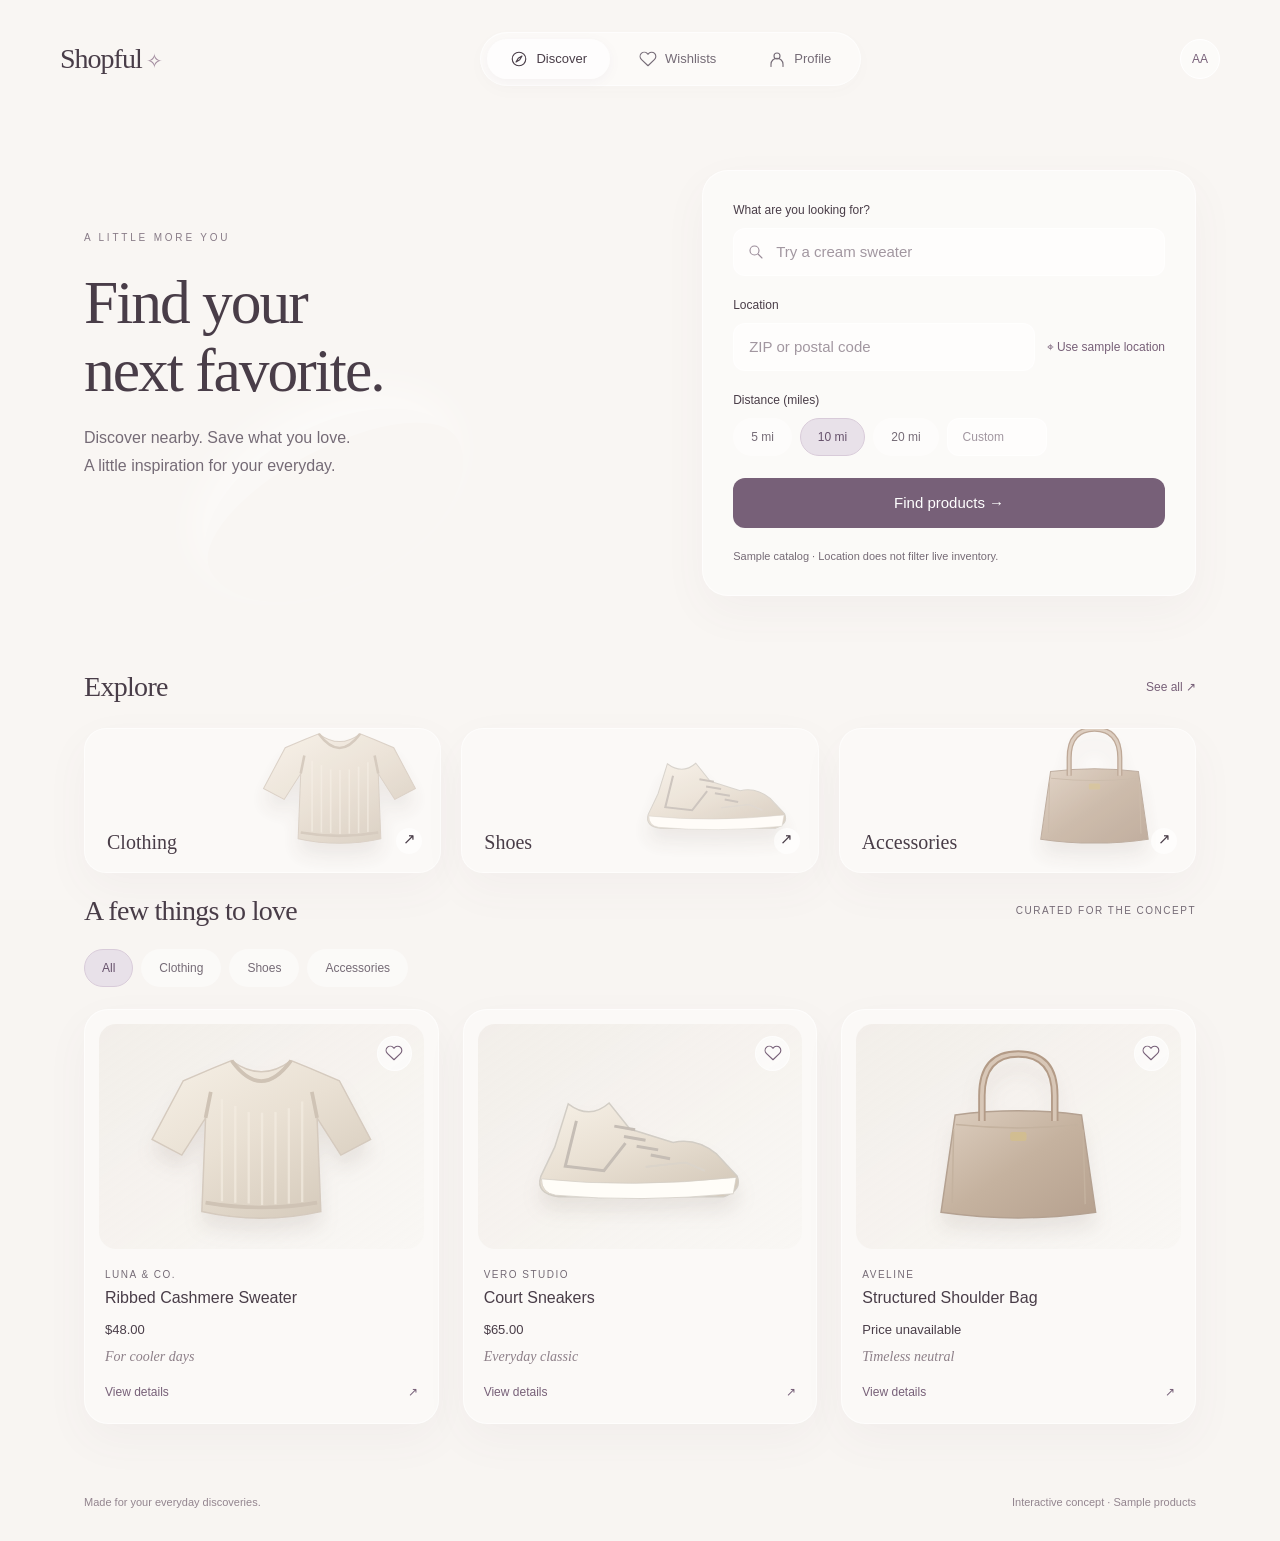
<file: shopful/index.html>
<!doctype html><html lang="en"><head><meta charset="utf-8"><meta name="viewport" content="width=device-width,initial-scale=1"><meta name="description" content="Shopful interactive design prototype. Discover pieces, save favorites, and make it yours."><title>Shopful · A little more you</title><link rel="stylesheet" href="style.css"></head><body><div class="atmosphere" aria-hidden="true"><video id="cloud-background" autoplay muted loop playsinline preload="auto"><source src="assets/clouds.mp4" type="video/mp4"></video><div class="video-wash"></div></div><header><a class="brand" href="#discover">Shopful<span>✧</span></a><nav aria-label="Main navigation"></nav><a href="#profile" class="avatar" aria-label="Your profile">AA</a></header><button id="play-background" hidden>▶ Play cloud background</button><main id="app"></main><footer>Made for your everyday discoveries.<span>Interactive concept · Sample products</span></footer><div id="toast" role="status"></div><dialog id="detail"></dialog><script src="app.js"></script></body></html>
</file>
<file: shopful/style.css>
:root{--ink:#493d48;--muted:#756b76;--plum:#776078;--line:#ffffffa6;--shadow:0 16px 45px #6652660c}*{box-sizing:border-box}body{margin:0;background:#f8f5f2;color:var(--ink);font-family:Arial,sans-serif;font-size:15px;line-height:1.5}button,input,select{font:inherit}button,a,input,select{-webkit-tap-highlight-color:transparent}button,a{touch-action:manipulation}button{cursor:pointer}button:focus-visible,a:focus-visible,input:focus-visible,select:focus-visible{outline:2px solid #80667f;outline-offset:4px}a{color:inherit;text-decoration:none}.atmosphere{position:fixed;inset:0;z-index:-1;overflow:hidden;background:#faf7f3}.atmosphere i{position:absolute;width:70vw;height:80vh;filter:blur(85px);border-radius:50%;opacity:.44;animation:drift 24s ease-in-out infinite alternate;transition:background 2s}.atmosphere i:nth-child(1){background:#edcdd7;left:-20%;top:0}.atmosphere i:nth-child(2){background:#dbd9ed;right:-20%;top:35%;animation-delay:-12s}.atmosphere i:nth-child(3){background:#f5e9d3;left:30%;top:-35%;animation-delay:-6s}body[data-page=wishlist] .atmosphere i:nth-child(1){background:#d8e5d6}body[data-page=wishlist] .atmosphere i:nth-child(2){background:#ccdfec}body[data-page=profile] .atmosphere i:nth-child(1){background:#efd4c8}body[data-page=profile] .atmosphere i:nth-child(2){background:#e1dce0}@keyframes drift{to{transform:translate(10vw,10vh) scale(1.15)}}body.still .atmosphere i{animation:none}@media(prefers-reduced-motion:reduce){*,*:before,*:after{animation:none!important;scroll-behavior:auto!important;transition:none!important}}header{max-width:1240px;margin:auto;padding:32px 40px;display:flex;align-items:center;justify-content:space-between}.brand{font:28px Georgia,serif;letter-spacing:-1px}.brand span{display:inline-block;font-size:20px;margin-left:4px;color:#a18a9d}nav{display:flex;padding:6px;background:#ffffff75;border:1px solid #ffffffa0;border-radius:40px;gap:6px;box-shadow:0 5px 18px #7b657705}nav a{display:flex;gap:8px;align-items:center;padding:10px 23px;color:var(--muted);border-radius:30px;font-size:13px}nav a.active{background:#fff9;box-shadow:0 3px 12px #816c8010;color:var(--ink)}svg.icon{width:18px;height:18px;fill:none;stroke:currentColor;stroke-width:1.5;stroke-linecap:round;stroke-linejoin:round}.avatar{display:grid;place-items:center;width:40px;height:40px;background:#ffffff86;border:1px solid white;border-radius:50%;font-size:12px;color:var(--plum)}main{max-width:1160px;margin:24px auto 0;padding:0 24px;min-height:70vh}h1,h2,h3,p{margin-top:0}h1{font:normal clamp(38px,4.8vw,64px)/1.1 Georgia,serif;letter-spacing:-2px;margin-bottom:20px}h2{font:normal 28px Georgia,serif;letter-spacing:-.7px}h3{font-weight:500;font-size:16px}.muted,.subtitle{color:var(--muted)}.subtitle{font-size:16px;line-height:1.7}.eyebrow{font-size:10px;letter-spacing:2.8px;text-transform:uppercase;margin-bottom:24px;color:#887b87}.hero{display:grid;grid-template-columns:1.1fr 1fr;align-items:center;gap:75px;padding:28px 0 50px}.hero-copy{position:relative;padding:30px 0 70px}.hero-copy h1{max-width:450px}.ribbon{position:absolute;width:280px;height:160px;z-index:-1;bottom:-20px;left:110px;border-radius:50%;border-top:24px solid #ffffff40;box-shadow:0 -20px 45px #fff8;transform:rotate(-28deg)}.glass{background:#ffffff68;border:1px solid var(--line);box-shadow:var(--shadow);border-radius:26px}.search{padding:30px}.field{margin-bottom:20px}.field label{display:block;font-size:12px;margin-bottom:9px;font-weight:500}.input-wrap{position:relative}.input-wrap .icon{position:absolute;left:14px;top:15px;color:#9a8b98}.input-wrap input{padding-left:42px}input,select{width:100%;height:48px;padding:0 15px;border:1px solid #ffffffa0;background:#fff9;border-radius:12px;color:var(--ink)}input::placeholder{color:#a297a0}.location-line{display:flex;align-items:center;gap:12px}.location-line input{min-width:0}.text-button{border:0;background:transparent;color:var(--plum);font-size:12px;white-space:nowrap;padding:10px 0}.distances{display:flex;gap:8px}.chip{border:1px solid transparent;border-radius:30px;background:#ffffff75;padding:9px 17px;color:var(--muted);font-size:12px}.chip.selected{background:#e8e1e9;color:#66516b;border-color:#d8cbd9}.distances input{height:38px;width:100px;font-size:12px}.primary{background:var(--plum);color:white;border:0;border-radius:12px;padding:14px 22px;min-height:48px}.search .primary{width:100%;margin-top:2px}.primary:hover{background:#69516b}.secondary{border:1px solid #ffffffd0;background:#ffffff80;padding:12px 20px;border-radius:12px;color:var(--ink);min-height:44px}.row{display:flex;align-items:center;justify-content:space-between;gap:16px}.section-head{margin:22px 0}.section-head h2{margin:0}.categories{display:grid;grid-template-columns:repeat(3,1fr);gap:20px}.category{position:relative;height:145px;border:1px solid #fff9;background:#ffffff52;border-radius:22px;overflow:hidden;text-align:left;color:var(--ink);box-shadow:var(--shadow)}.category .art{position:absolute;width:65%;height:155px;right:-15px;top:-20px;opacity:.85}.category span{position:absolute;bottom:18px;left:22px;font:20px Georgia}.category b{position:absolute;right:18px;bottom:18px;border-radius:50%;background:#ffffffa1;width:26px;height:26px;text-align:center;font-weight:400}.section-sub{font-size:13px;color:var(--muted);margin:6px 0 24px}.products{display:grid;grid-template-columns:repeat(3,1fr);gap:24px}.product{position:relative;padding:14px;background:#ffffff65;border:1px solid #fff9;border-radius:24px;box-shadow:var(--shadow)}.product-visual{border:0;width:100%;display:block;height:225px;border-radius:17px;background:linear-gradient(145deg,#eee9e3b0,#f9f7f4);overflow:hidden}.art{width:100%;height:100%;filter:drop-shadow(0 14px 9px #66594b1b)}.save{position:absolute;right:26px;top:26px;border:1px solid #fff9;border-radius:50%;background:#fff9;width:35px;height:35px;display:grid;place-items:center;color:var(--plum)}.save.saved .icon{fill:#a78a9b;stroke:#a78a9b}.product-info{padding:18px 6px 8px}.product-info h3{margin:4px 0 6px}.brandline{font-size:10px;letter-spacing:1.5px;text-transform:uppercase;color:var(--muted)}.price{font-size:13px;margin:10px 0}.note{font:italic 14px Georgia;color:#8d7f88}.view{display:flex;align-items:center;justify-content:space-between;margin-top:18px;font-size:12px;color:var(--plum);background:none;border:0;width:100%;padding:0}.page-heading{margin:48px 0 38px}.page-heading h1{font-size:48px}.toolbar{margin-bottom:28px;flex-wrap:wrap}.toolbar h2{margin:0;font-size:23px}.toolbar small{color:var(--muted);margin-left:12px}.toolbar select{width:auto;height:40px;font-size:12px}.filters{display:flex;gap:8px;flex-wrap:wrap;margin:22px 0}.empty{text-align:center;padding:70px 20px}.empty h2{margin:22px 0 12px}.empty p{color:var(--muted)}.empty .icon{width:38px;height:38px;color:#a593a4}.profile-grid{display:grid;grid-template-columns:.7fr 1.3fr;gap:28px;max-width:950px;margin:auto}.identity{padding:38px 24px;text-align:center;align-self:start}.identity .avatar{width:90px;height:90px;margin:0 auto 20px;font:32px Georgia;background:#f3e5e2}.identity h2{font-size:26px;margin-bottom:6px}.identity p{font-size:13px}.panel{padding:30px;margin-bottom:22px}.panel h2{font-size:22px;margin-bottom:25px}.panel .row h3{margin:0 0 4px}.panel .row p{font-size:12px;margin:0}.switch{width:46px;min-width:46px;height:27px;border:0;border-radius:30px;background:#c4bdc4;padding:4px}.switch[aria-checked=true]{background:#9a8499}.switch:before{content:'';display:block;width:19px;height:19px;border-radius:50%;background:white;transition:transform .2s}.switch[aria-checked=true]:before{transform:translateX(19px)}footer{max-width:1160px;padding:45px 24px 30px;margin:25px auto 0;display:flex;justify-content:space-between;font-size:11px;color:#93858f}dialog{border:1px solid white;border-radius:28px;padding:30px;max-width:760px;width:calc(100% - 32px);background:#f9f6f3;color:var(--ink);box-shadow:0 30px 100px #42364230}dialog::backdrop{background:#62556338;backdrop-filter:blur(7px)}.close{float:right;border:0;background:#fff;border-radius:50%;width:34px;height:34px;color:var(--ink)}.detail-grid{display:grid;grid-template-columns:1fr 1fr;gap:30px;align-items:center;clear:both;padding-top:18px}.detail-grid .art{height:280px}.detail-grid h2{font-size:30px;margin:12px 0}.detail-grid .primary{width:100%;margin-top:15px}.demo-note{font-size:11px;color:var(--muted);margin-top:20px}#toast{position:fixed;bottom:28px;left:50%;transform:translateX(-50%);background:#fffefa;box-shadow:0 10px 40px #584b5e25;border:1px solid white;border-radius:16px;padding:15px 22px;z-index:10;display:none;max-width:90vw;width:max-content;font-size:13px}#toast.show{display:flex;gap:22px;align-items:center}#toast button{border:0;background:none;color:var(--plum);font-weight:bold;padding:4px}.results-title{scroll-margin-top:20px}.sr-only{position:absolute;width:1px;height:1px;overflow:hidden;clip:rect(0,0,0,0)}@media(max-width:700px){header{padding:24px}.brand{font-size:25px}nav{position:fixed;bottom:16px;left:16px;right:16px;z-index:5;justify-content:space-around;background:#fbf9f6e8;backdrop-filter:blur(20px);box-shadow:0 5px 30px #6c53621a;padding:7px}nav a{flex:1;flex-direction:column;gap:4px;font-size:10px;padding:8px 10px}main{margin:0 auto;padding:0 22px}.hero{grid-template-columns:1fr;gap:8px;padding:0 0 24px}.hero-copy{padding:24px 2px 16px}.hero-copy h1{font-size:44px;max-width:330px;letter-spacing:-1.6px;margin-bottom:14px}.eyebrow{font-size:9px;margin-bottom:16px}.subtitle{font-size:14px}.search{padding:24px;border-radius:23px}.field{margin-bottom:17px}.categories{gap:9px}.category{height:130px;border-radius:18px}.category .art{width:100%;height:105px;right:0;top:0}.category span{left:12px;bottom:13px;font:15px Georgia}.category b{display:none}.products{grid-template-columns:1fr 1fr;gap:12px}.product{padding:9px;border-radius:19px}.product-visual{height:165px}.product-info{padding:12px 3px 6px}.product-info h3{font-size:13px;line-height:1.4}.brandline{font-size:8px;letter-spacing:1px}.save{right:16px;top:16px;width:30px;height:30px}.note{font-size:12px}.price{font-size:12px}.page-heading{margin:28px 0}.page-heading h1{font-size:39px;letter-spacing:-1.2px}.toolbar{gap:14px}.toolbar h2{font-size:20px}.toolbar small{display:block;margin:4px 0 0}.wishlist-products{grid-template-columns:1fr}.wishlist-products .product{display:grid;grid-template-columns:115px 1fr;gap:14px;padding:12px}.wishlist-products .product-visual{height:145px}.wishlist-products .product-info{padding:8px 28px 5px 0}.wishlist-products .save{top:16px;right:12px}.wishlist-products .product-info h3{font-size:15px}.wishlist-products .view{margin-top:10px}.profile-grid{grid-template-columns:1fr;gap:20px}.identity{padding:26px}.identity .avatar{width:66px;height:66px;font-size:25px;margin-bottom:12px}.panel{padding:24px}.detail-grid{grid-template-columns:1fr;gap:12px}.detail-grid .art{height:180px}dialog{max-height:90vh;overflow:auto;padding:22px}footer{padding:30px 24px 115px;display:block;font-size:10px}footer span{display:block;margin-top:8px}#toast{bottom:105px}.filters{gap:6px}.chip{padding:9px 13px}.distances input{flex:1;width:70px}.ribbon{display:none}}
/* A living pastel wash: broad, softly overlapping pools of light. */
.atmosphere{background:#f8f5f2;isolation:isolate}
.atmosphere i{width:95vw;height:100vh;filter:blur(65px);opacity:.58;will-change:transform,background;animation:pastel-flow 32s ease-in-out infinite, pastel-color 48s ease-in-out infinite;mix-blend-mode:multiply}
.atmosphere i:nth-child(1){left:-35%;top:-30%;background:#ecd3de;animation-delay:-5s,-5s}
.atmosphere i:nth-child(2){right:-35%;top:20%;background:#d9e4ef;animation-name:pastel-flow-reverse,pastel-color;animation-delay:-17s,-21s}
.atmosphere i:nth-child(3){left:15%;top:35%;background:#e5e8d3;animation-delay:-25s,-37s;opacity:.42}
@keyframes pastel-flow{0%,100%{transform:translate(-5vw,-5vh) scale(.95) rotate(-8deg)}50%{transform:translate(22vw,18vh) scale(1.15) rotate(12deg)}}
@keyframes pastel-flow-reverse{0%,100%{transform:translate(8vw,5vh) scale(1.08)}50%{transform:translate(-22vw,-20vh) scale(.92)}}
@keyframes pastel-color{0%,100%{background:#ead2de}25%{background:#dcd8ec}50%{background:#d5e5ed}75%{background:#dfe8d8}88%{background:#eee6d0}}
body[data-page=wishlist] .atmosphere i:nth-child(1){animation-delay:-5s,-28s}
body[data-page=wishlist] .atmosphere i:nth-child(2){animation-delay:-17s,-36s}
body[data-page=profile] .atmosphere i:nth-child(1){animation-delay:-5s,-43s}
body[data-page=profile] .atmosphere i:nth-child(2){animation-delay:-17s,-8s}
body.still .atmosphere i{animation:none;will-change:auto}
@media(max-width:700px){.atmosphere i{width:150vw;height:85vh;filter:blur(55px)}.atmosphere i:nth-child(1){left:-70%}.atmosphere i:nth-child(2){right:-70%}.atmosphere i:nth-child(3){left:-15%}}
@media(prefers-reduced-motion:reduce){.atmosphere i{animation:none!important;will-change:auto}}

/* User-supplied cloud film background preview. */
.atmosphere video{width:100%;height:100%;object-fit:cover;position:absolute;inset:0;opacity:.75;filter:saturate(.65)}
.video-wash{position:absolute;inset:0;background:linear-gradient(120deg,rgba(250,247,244,.42),rgba(248,245,249,.28));pointer-events:none}

body{isolation:isolate;background:#f8f5f2}.atmosphere{z-index:0;pointer-events:none}header,main,footer{position:relative;z-index:1}.atmosphere video{opacity:1;filter:saturate(.7)}.video-wash{background:rgba(250,247,244,.35)}#play-background{position:fixed;right:18px;bottom:95px;z-index:6;border:1px solid white;background:#fffdf4;padding:12px 18px;border-radius:24px;color:#66516b}#play-background[hidden]{display:none}
</file>
